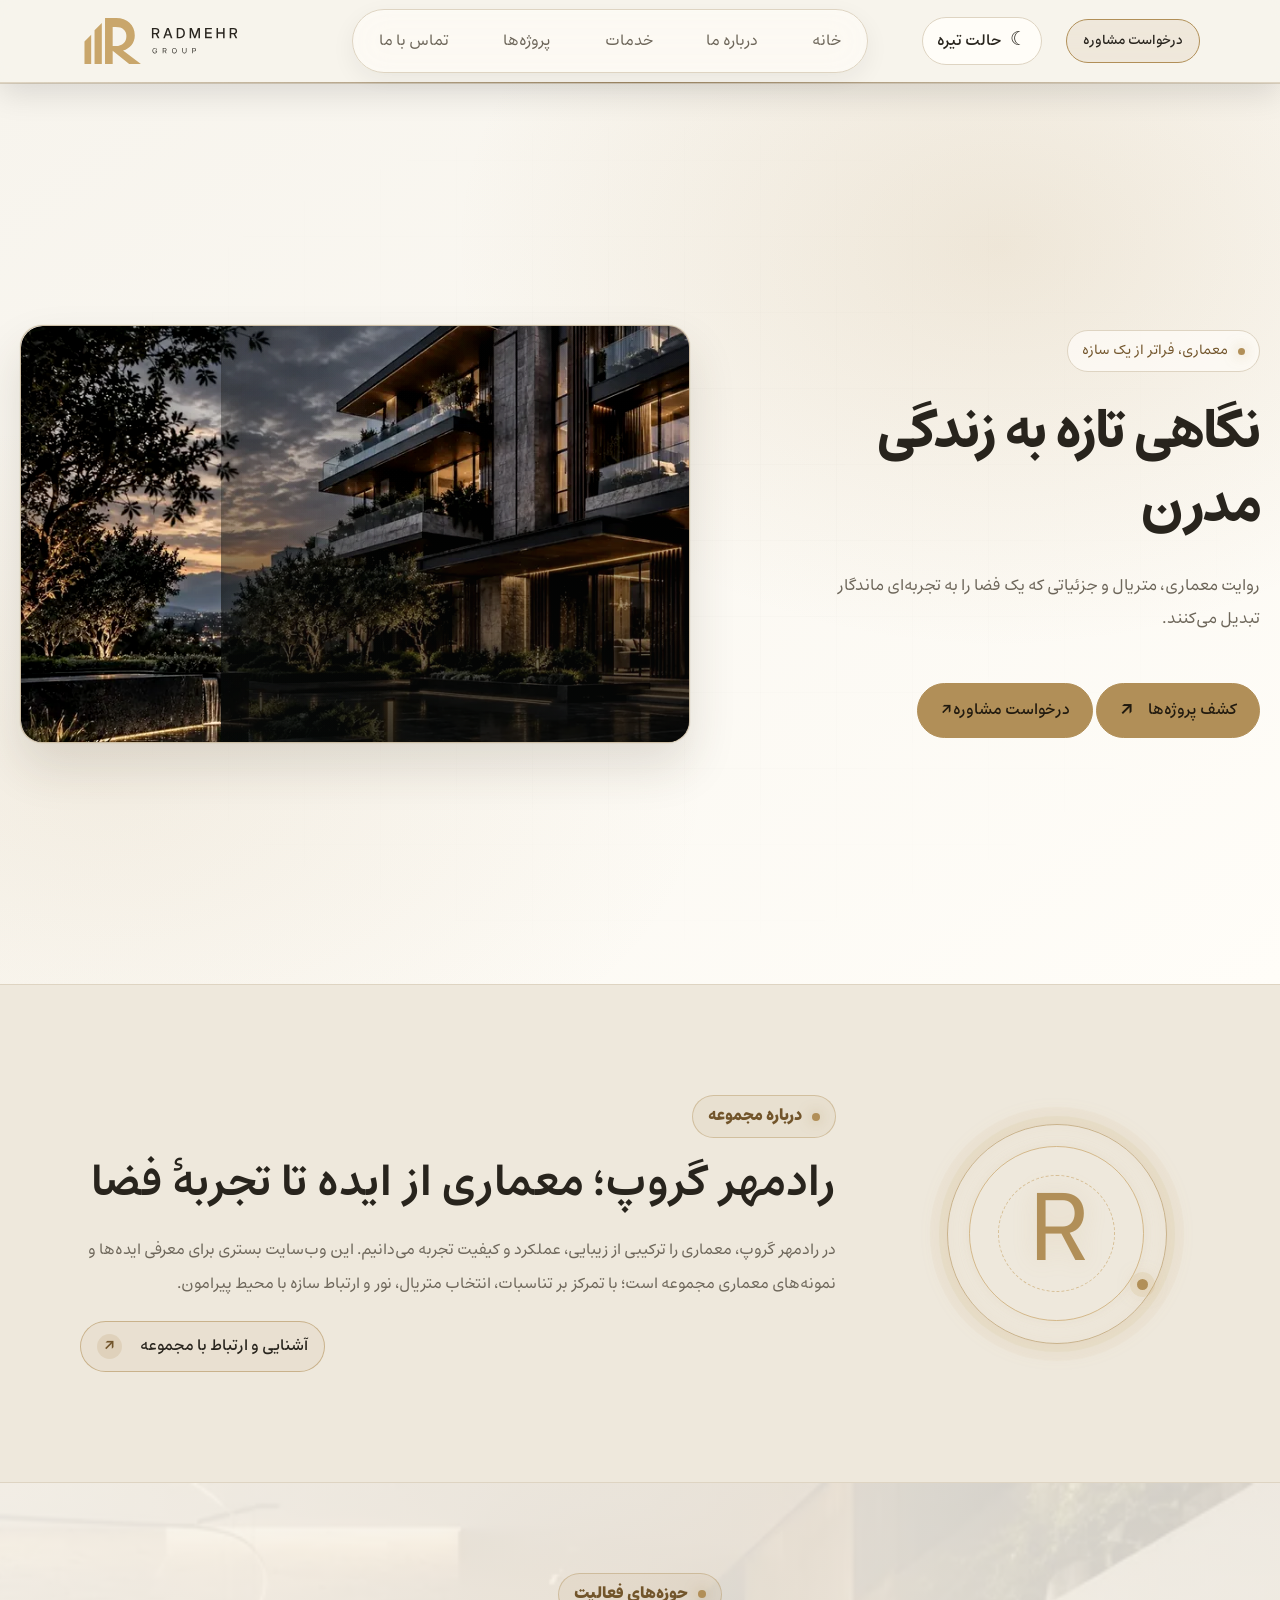
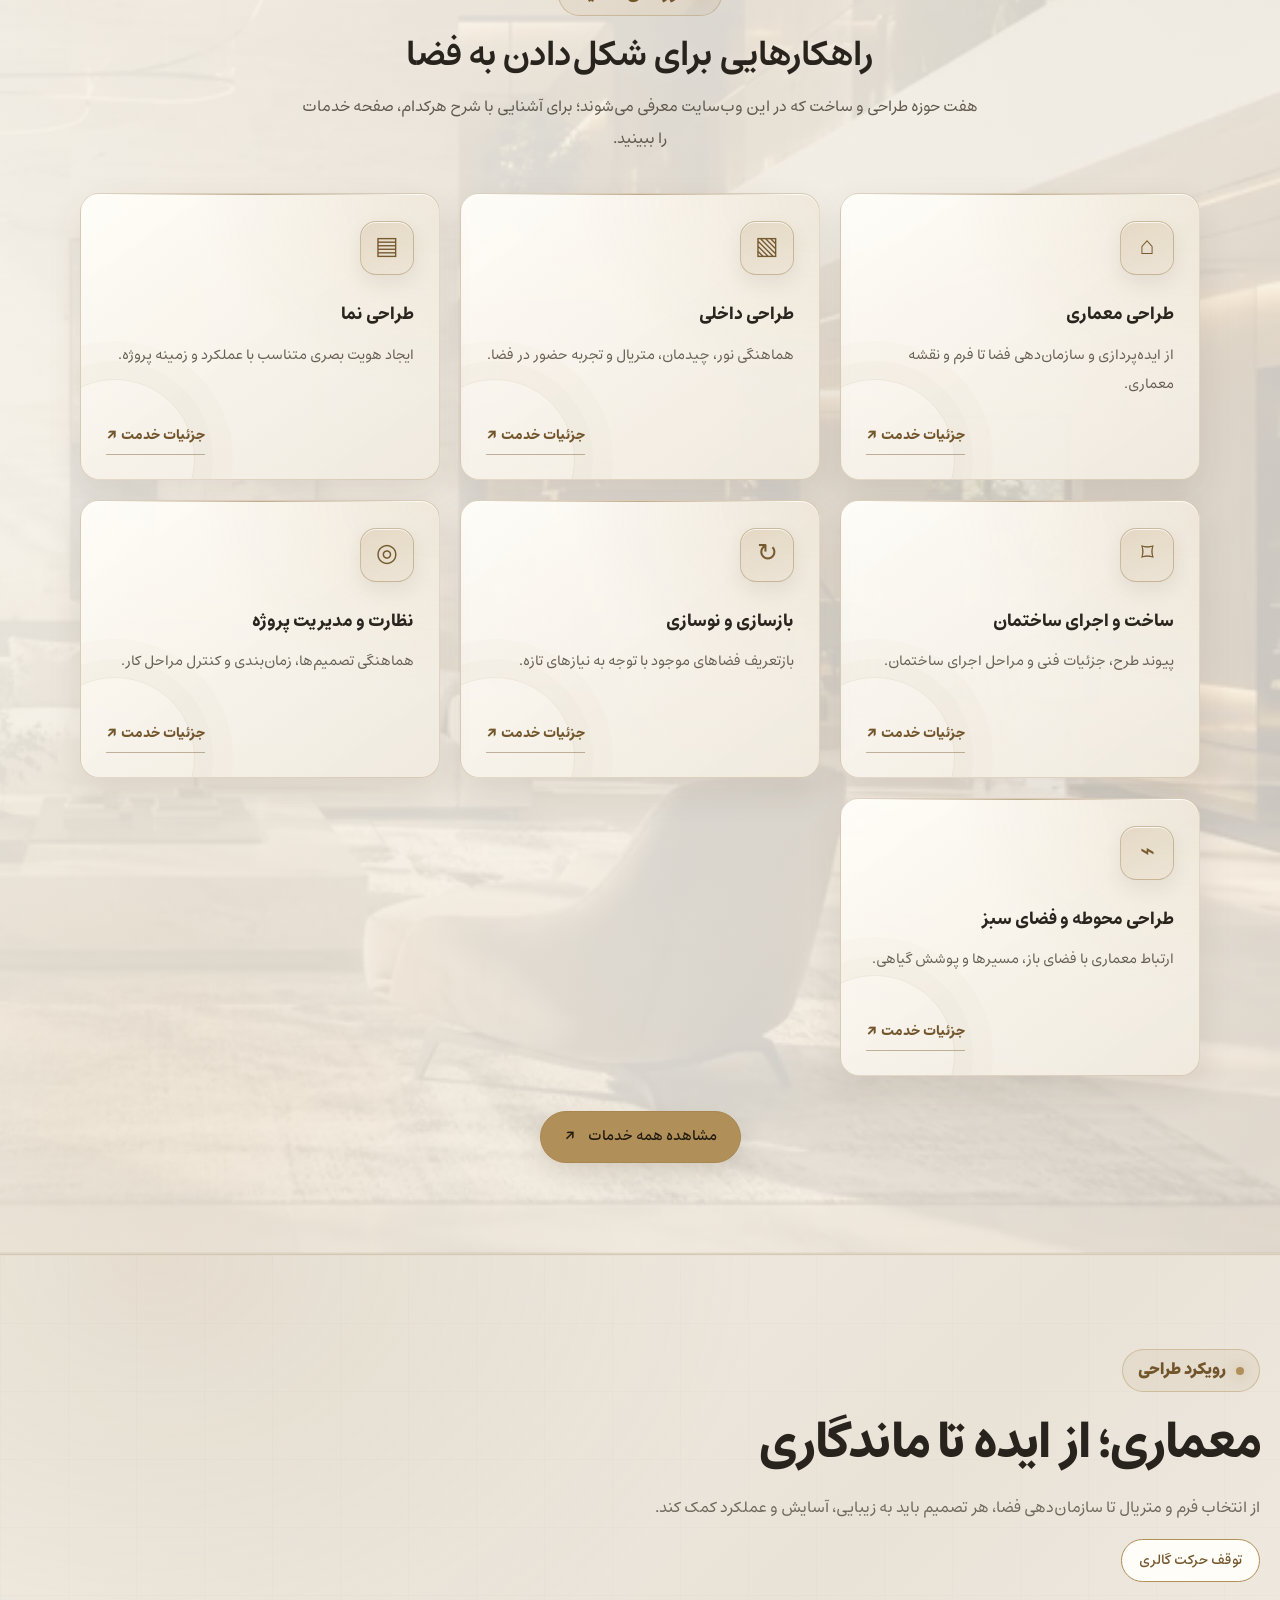
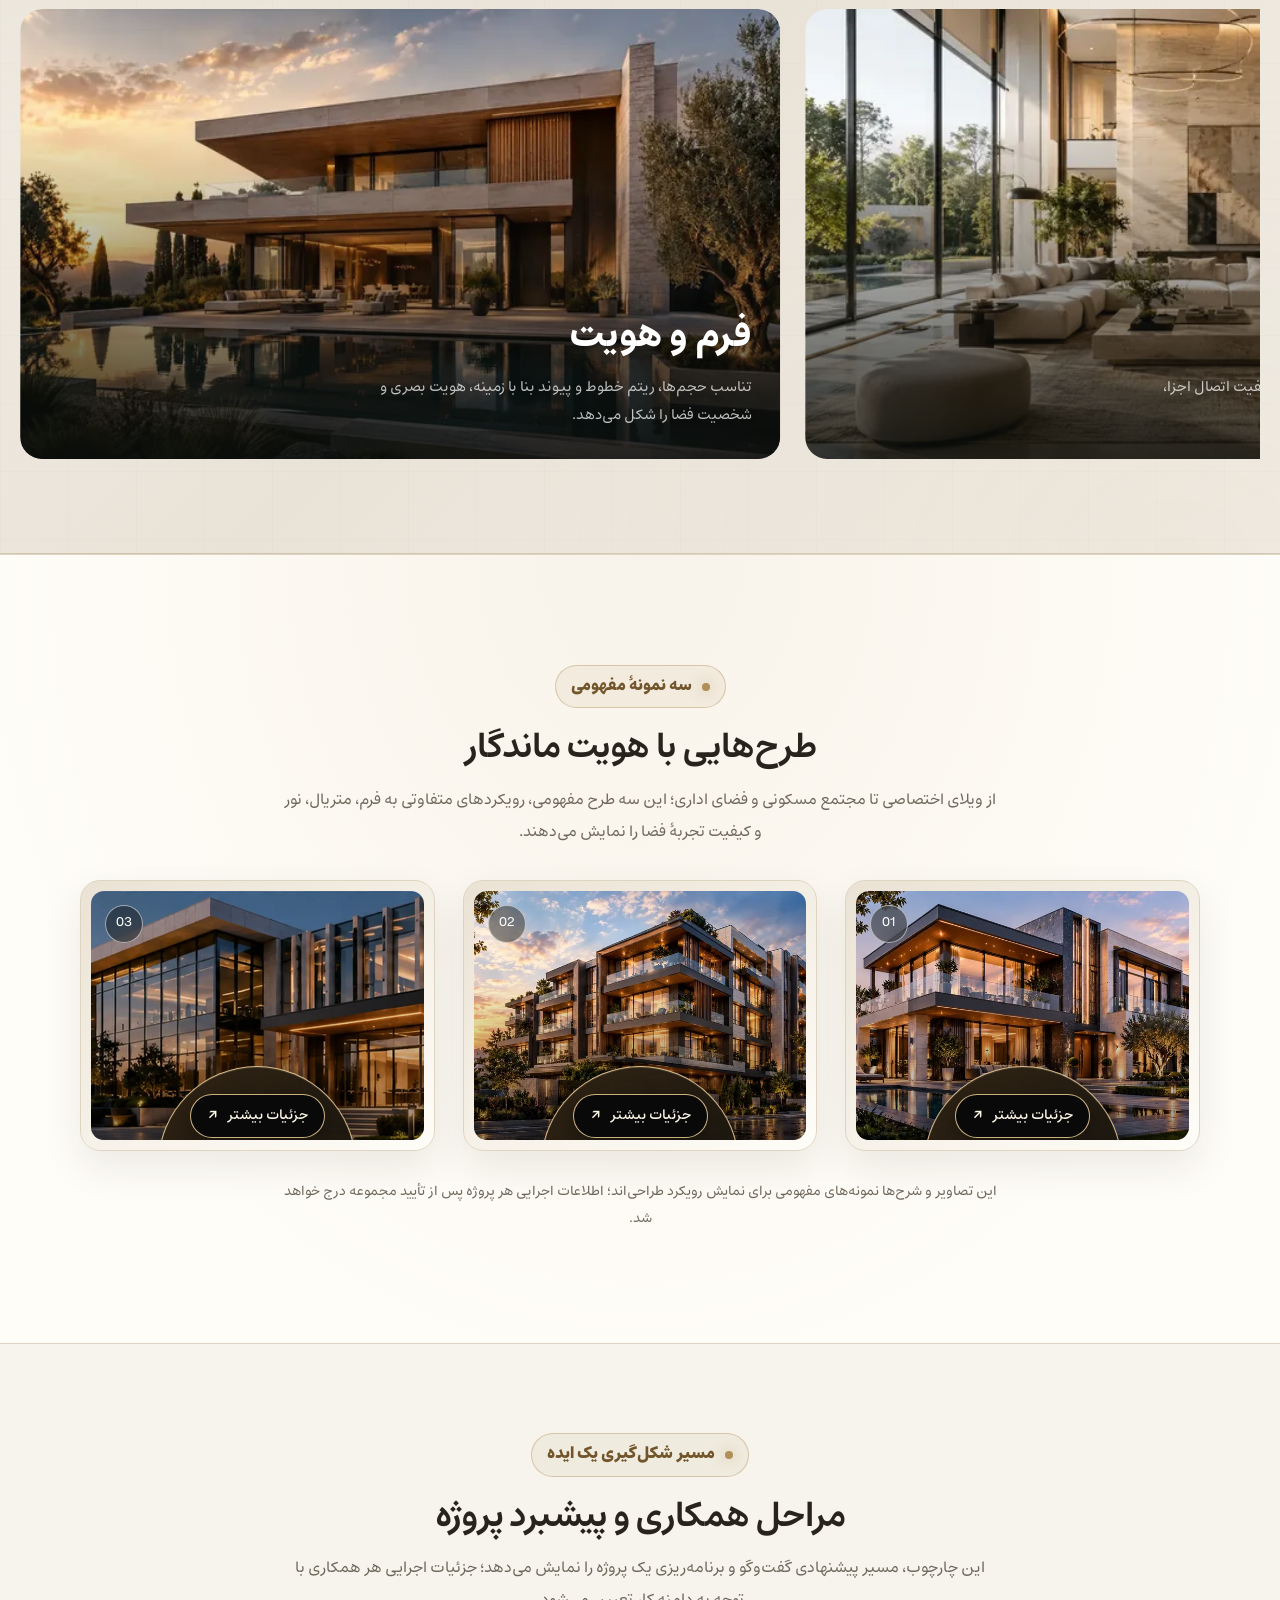
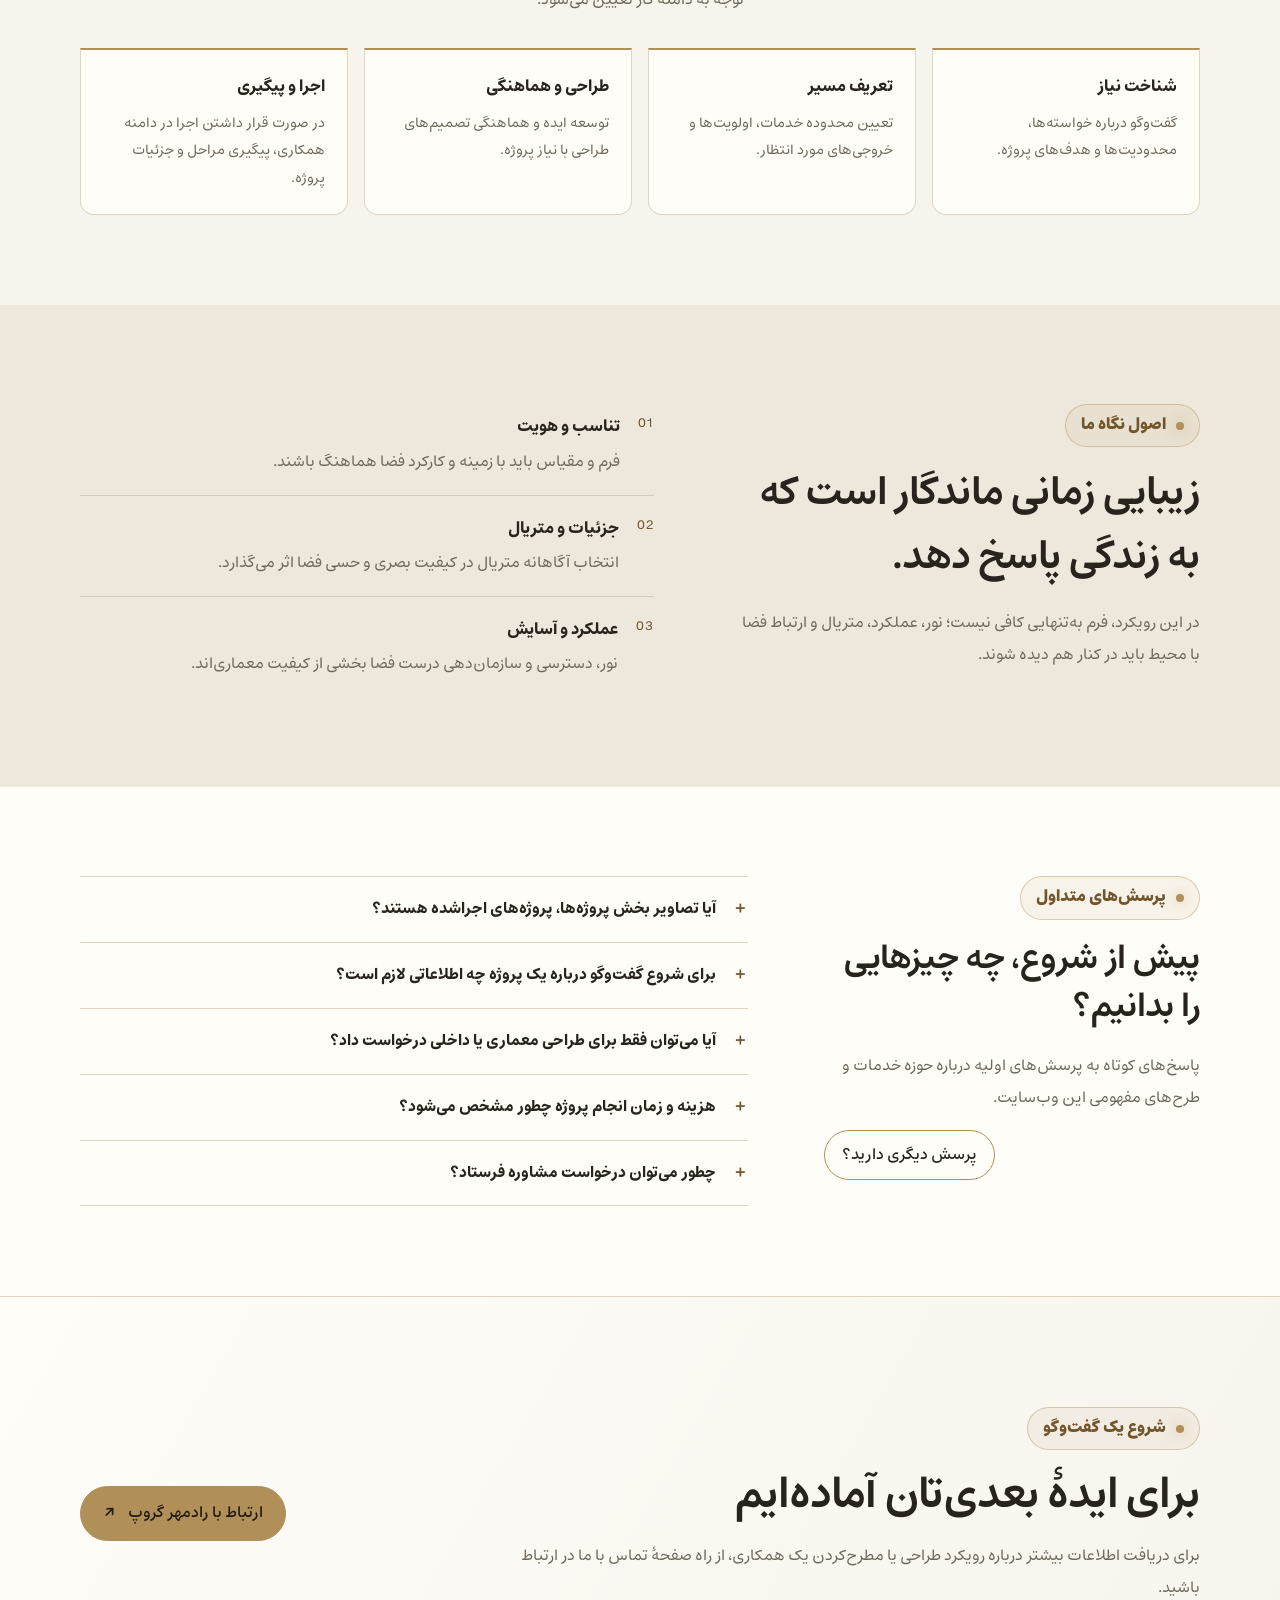
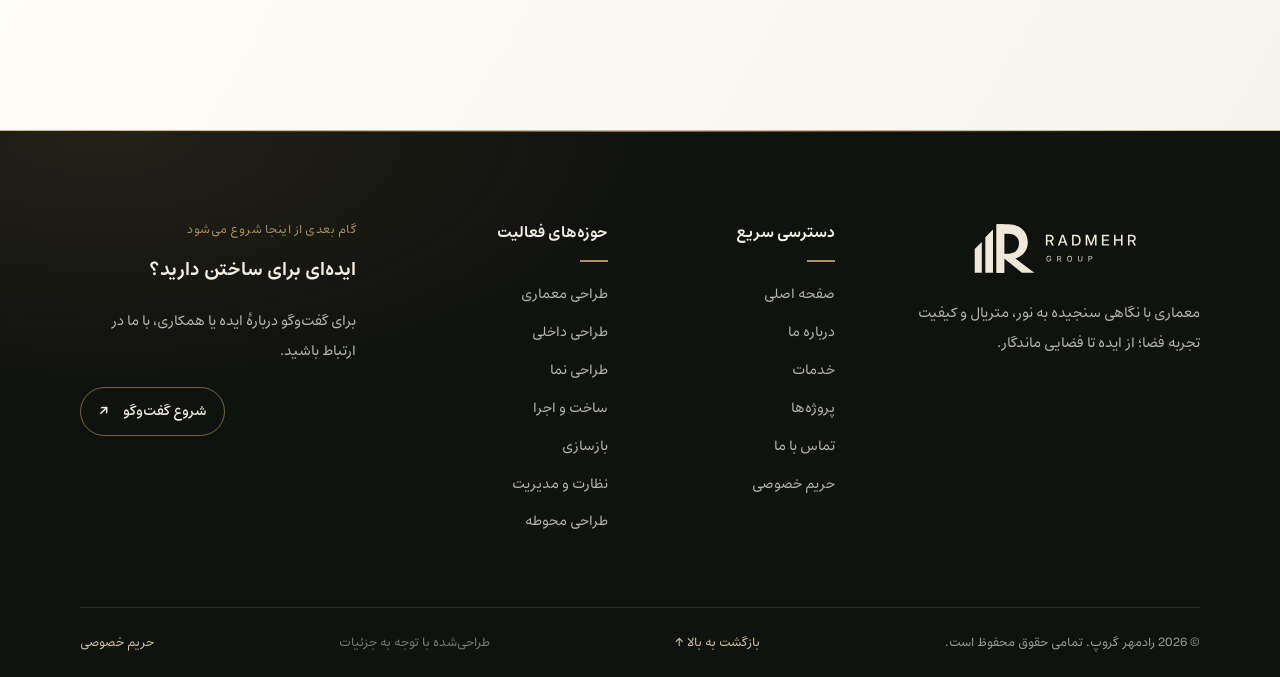
<file: index.html>
<!DOCTYPE html>

<html data-theme="dark" dir="rtl" lang="fa">
<head>
<meta charset="utf-8"/>
<meta content="width=device-width, initial-scale=1.0" name="viewport"/>
<link as="font" crossorigin="" href="font/Estedad.woff2" rel="preload" type="font/woff2"/>
<meta content="#111310" name="theme-color"/>
<title>رادمهر گروپ | معماری معاصر و طرح‌های مفهومی</title>
<meta content="رادمهر گروپ؛ معرفی رویکرد معماری و طرح‌های مفهومی مسکونی و اداری با تمرکز بر نور، متریال، عملکرد و کیفیت تجربهٔ فضا." name="description"/>
<!-- Theme preference is applied locally before styles are rendered. -->
<!-- تنها فایل CSS اختصاصی پروژه -->
<script>
(() => {
  const root = document.documentElement;
  let theme = "dark";
  try {
    const saved = localStorage.getItem("radmehr-theme");
    theme = saved === "light" || saved === "dark"
      ? saved
      : (window.matchMedia("(prefers-color-scheme: light)").matches ? "light" : "dark");
  } catch (_) {
    // Keep a stable dark theme when storage or matchMedia is unavailable.
  }
  root.dataset.theme = theme;
  root.style.colorScheme = theme;
})();
</script>
<link href="css/style.css" rel="stylesheet"><link href="css/site-pages.css" rel="stylesheet"/>
<!-- نسخه‌های ثابت‌شده؛ ترتیب بارگذاری مهم است. -->
<script defer="" src="js/gsap.min.js"></script>
<script defer="" src="js/main.js"></script>
<link href="images/favicon.svg" rel="icon" type="image/svg+xml"/><meta content="fa_IR" property="og:locale"/><meta content="رادمهر گروپ" property="og:site_name"/><meta content="website" property="og:type"/><meta content="رادمهر گروپ | معماری معاصر و طرح‌های مفهومی" property="og:title"/><meta content="رادمهر گروپ؛ معرفی رویکرد معماری و طرح‌های مفهومی مسکونی و اداری با تمرکز بر نور، متریال، عملکرد و کیفیت تجربهٔ فضا." property="og:description"/>
<link href="https://farahnazasgharpour1-glitch.github.io/radmehr-group-portfolio/" rel="canonical"/>
<meta content="https://farahnazasgharpour1-glitch.github.io/radmehr-group-portfolio/" property="og:url"/>
<meta content="https://farahnazasgharpour1-glitch.github.io/radmehr-group-portfolio/images/radmehr-luxury-residential.webp" property="og:image"/>
<meta content="summary_large_image" name="twitter:card"/>
<link as="image" fetchpriority="high" href="images/radmehr-luxury-residential.webp" imagesizes="(max-width: 760px) 100vw, (max-width: 1200px) 92vw, 720px" imagesrcset="images/radmehr-luxury-residential-640.webp 640w, images/radmehr-luxury-residential-960.webp 960w, images/radmehr-luxury-residential-1280.webp 1280w, images/radmehr-luxury-residential.webp 1600w" rel="preload" type="image/webp"/>
<script type="application/ld+json">
{
  "@context": "https://schema.org",
  "@graph": [
    {
      "@type": "Organization",
      "@id": "https://farahnazasgharpour1-glitch.github.io/radmehr-group-portfolio/#organization",
      "name": "رادمهر گروپ",
      "url": "https://farahnazasgharpour1-glitch.github.io/radmehr-group-portfolio/",
      "logo": "https://farahnazasgharpour1-glitch.github.io/radmehr-group-portfolio/images/radmehr-logo-horizontal-gold.svg"
    },
    {
      "@type": "WebSite",
      "@id": "https://farahnazasgharpour1-glitch.github.io/radmehr-group-portfolio/#website",
      "name": "رادمهر گروپ",
      "url": "https://farahnazasgharpour1-glitch.github.io/radmehr-group-portfolio/",
      "inLanguage": "fa-IR",
      "publisher": { "@id": "https://farahnazasgharpour1-glitch.github.io/radmehr-group-portfolio/#organization" }
    }
  ]
}
</script>
<meta content="index,follow,max-image-preview:large" name="robots"/>
</head>
<body id="top">
<a class="skip-link" href="#main-content">رفتن به محتوای اصلی</a>
<header class="site-header" id="home">
<div class="container">
<!-- لوگوی رادمهر گروپ -->
<a aria-label="رادمهر گروپ، صفحه اصلی" class="brand" href="#home">
<img alt="رادمهر گروپ" data-dark-src="images/radmehr-logo-horizontal-gold.svg" data-light-src="images/radmehr-logo-horizontal-dark.svg" height="100" src="images/radmehr-logo-horizontal-gold.svg" width="390"/>
</a>
<!-- منوی اصلی -->
<nav aria-label="منوی اصلی" class="main-nav" id="main-nav">
<ul>
<li><a href="#home">خانه</a></li>
<li><a href="html/about.html">درباره ما</a></li>
<li><a href="html/services.html">خدمات</a></li>
<li><a href="html/projects.html">پروژه‌ها</a></li>
<li><a href="html/contact.html">تماس با ما</a></li>
</ul>
</nav>
<!-- تغییر تم -->
<a class="header-cta" href="html/contact.html">درخواست مشاوره</a><button aria-label="تغییر به حالت روشن" class="theme-toggle" id="theme-toggle" type="button">
<span aria-hidden="true" class="theme-toggle__icon">☼</span>
<span id="theme-toggle-label">حالت روشن</span>
</button>
<!-- دکمه منوی همبرگری -->
<button aria-controls="main-nav" aria-expanded="false" aria-label="باز کردن منو" class="nav-toggle" id="nav-toggle" type="button">
<span class="nav-toggle__line"></span>
<span class="nav-toggle__line"></span>
<span class="nav-toggle__line"></span>
</button>
</div>
</header>
<main id="main-content"><section aria-labelledby="featured-project-title" class="featured-project" id="featured-project">
<div class="featured-project__inner">
<div class="featured-project__intro">
<p class="featured-project__eyebrow">معماری، فراتر از یک سازه</p>
<h1 id="featured-project-title">نگاهی تازه به زندگی مدرن</h1>
<div class="featured-project__details">
<p class="featured-project__description">
            روایت معماری، متریال و جزئیاتی که یک فضا را به تجربه‌ای ماندگار تبدیل می‌کنند.
          </p>
<div class="featured-project__actions">
<a class="featured-project__link" href="#projects">
            کشف پروژه‌ها <span aria-hidden="true">↗</span>
</a>
<a class="contact-cta" href="html/contact.html">
<span class="contact-cta__label">درخواست مشاوره</span>
<span aria-hidden="true" class="contact-cta__arrow">↗</span>
</a>
</div>
</div>
</div>
<figure class="featured-project__visual">
<img alt="نمای مفهومی یک مجتمع مسکونی مدرن با ترکیب سنگ و شیشه" decoding="async" fetchpriority="high" height="900" loading="eager" sizes="(max-width: 760px) 100vw, (max-width: 1200px) 92vw, 720px" src="images/radmehr-luxury-residential.webp" srcset="images/radmehr-luxury-residential-640.webp 640w, images/radmehr-luxury-residential-960.webp 960w, images/radmehr-luxury-residential-1280.webp 1280w, images/radmehr-luxury-residential.webp 1600w" width="1600"/>
<figcaption class="featured-project__caption">
<span>رادمهر گروپ</span>
</figcaption>
</figure>
</div>
</section><section aria-labelledby="about-title" class="about" id="about">
<div class="container about__inner">
<div aria-hidden="true" class="about__mark"><span>R</span><i></i></div>
<div class="about__copy">
<p class="section-heading__eyebrow">درباره مجموعه</p>
<h2 id="about-title">رادمهر گروپ؛ معماری از ایده تا تجربهٔ فضا</h2>
<p>در رادمهر گروپ، معماری را ترکیبی از زیبایی، عملکرد و کیفیت تجربه می‌دانیم. این وب‌سایت بستری برای معرفی ایده‌ها و نمونه‌های معماری مجموعه است؛ با تمرکز بر تناسبات، انتخاب متریال، نور و ارتباط سازه با محیط پیرامون.</p>
<a class="about__link" href="html/contact.html">آشنایی و ارتباط با مجموعه <span aria-hidden="true">↗</span></a>
</div>
</div>
</section><section aria-labelledby="home-services-title" class="home-services section-pad" id="services">
<div class="container">
<div class="section-heading"><p class="section-heading__eyebrow">حوزه‌های فعالیت</p><h2 id="home-services-title">راهکارهایی برای شکل‌دادن به فضا</h2><p>هفت حوزه طراحی و ساخت که در این وب‌سایت معرفی می‌شوند؛ برای آشنایی با شرح هرکدام، صفحه خدمات را ببینید.</p></div>
<div class="service-grid service-grid--home">
<a class="service-tile" href="html/services.html#architecture"><span aria-hidden="true" class="service-tile__icon">⌂</span><h3>طراحی معماری</h3><p>از ایده‌پردازی و سازمان‌دهی فضا تا فرم و نقشه معماری.</p><span class="text-link">جزئیات خدمت ↗</span></a>
<a class="service-tile" href="html/services.html#interior"><span aria-hidden="true" class="service-tile__icon">▧</span><h3>طراحی داخلی</h3><p>هماهنگی نور، چیدمان، متریال و تجربه حضور در فضا.</p><span class="text-link">جزئیات خدمت ↗</span></a>
<a class="service-tile" href="html/services.html#facade"><span aria-hidden="true" class="service-tile__icon">▤</span><h3>طراحی نما</h3><p>ایجاد هویت بصری متناسب با عملکرد و زمینه پروژه.</p><span class="text-link">جزئیات خدمت ↗</span></a>
<a class="service-tile" href="html/services.html#construction"><span aria-hidden="true" class="service-tile__icon">⌑</span><h3>ساخت و اجرای ساختمان</h3><p>پیوند طرح، جزئیات فنی و مراحل اجرای ساختمان.</p><span class="text-link">جزئیات خدمت ↗</span></a>
<a class="service-tile" href="html/services.html#renovation"><span aria-hidden="true" class="service-tile__icon">↻</span><h3>بازسازی و نوسازی</h3><p>بازتعریف فضاهای موجود با توجه به نیازهای تازه.</p><span class="text-link">جزئیات خدمت ↗</span></a>
<a class="service-tile" href="html/services.html#management"><span aria-hidden="true" class="service-tile__icon">◎</span><h3>نظارت و مدیریت پروژه</h3><p>هماهنگی تصمیم‌ها، زمان‌بندی و کنترل مراحل کار.</p><span class="text-link">جزئیات خدمت ↗</span></a>
<a class="service-tile" href="html/services.html#landscape"><span aria-hidden="true" class="service-tile__icon">⌁</span><h3>طراحی محوطه و فضای سبز</h3><p>ارتباط معماری با فضای باز، مسیرها و پوشش گیاهی.</p><span class="text-link">جزئیات خدمت ↗</span></a>
</div>
<div class="section-action"><a class="outline-link" href="html/services.html">مشاهده همه خدمات <span aria-hidden="true">↗</span></a></div>
</div>
</section><section aria-labelledby="project-showcase-title" class="project-showcase" id="project-showcase">
<div class="project-showcase__heading">
<p class="project-showcase__eyebrow">رویکرد طراحی</p>
<h2 id="project-showcase-title">معماری؛ از ایده تا ماندگاری</h2>
<p>
          از انتخاب فرم و متریال تا سازمان‌دهی فضا، هر تصمیم باید به زیبایی، آسایش و عملکرد کمک کند.
        </p>
<button aria-label="توقف حرکت خودکار گالری" aria-pressed="false" class="project-showcase__autoplay-toggle" type="button">توقف حرکت گالری</button>
</div>
<div aria-label="گالری تصویری خودکار رویکرد معماری؛ با نگه‌داشتن اشاره‌گر یا لمس، حرکت متوقف می‌شود" class="project-showcase__viewport" role="region" tabindex="0">
<div class="project-showcase__track">
<article class="showcase-panel showcase-panel--image">
<img alt="طرح مفهومی ویلای مدرن با حجم‌های مینیمال، شیشه و استخر بازتابی در غروب" decoding="async" height="853" loading="lazy" sizes="(max-width: 760px) 100vw, (max-width: 1100px) 50vw, 560px" src="images/radmehr-concept-villa.webp" srcset="images/radmehr-concept-villa-640.webp 640w, images/radmehr-concept-villa-960.webp 960w, images/radmehr-concept-villa.webp 1280w" width="1280"/>
<div class="showcase-panel__caption">
<h3>فرم و هویت</h3>
<p>تناسب حجم‌ها، ریتم خطوط و پیوند بنا با زمینه، هویت بصری و شخصیت فضا را شکل می‌دهد.</p>
</div>
</article>
<article class="showcase-panel showcase-panel--image">
<img alt="طرح مفهومی فضای داخلی معاصر با نور طبیعی، سنگ روشن، چوب و پنجره‌های قدی" decoding="async" height="788" loading="lazy" sizes="(max-width: 760px) 100vw, (max-width: 1100px) 50vw, 560px" src="images/radmehr-concept-interior.webp" srcset="images/radmehr-concept-interior-640.webp 640w, images/radmehr-concept-interior-960.webp 960w, images/radmehr-concept-interior-1280.webp 1280w, images/radmehr-concept-interior.webp 1400w" width="1400"/>
<div class="showcase-panel__caption">
<h3>متریال و جزئیات</h3>
<p>انتخاب آگاهانه سنگ، چوب و شیشه، در کنار کیفیت اتصال اجزا، حس و دوام فضا را کامل می‌کند.</p>
</div>
</article>
<article class="showcase-panel showcase-panel--image">
<img alt="طرح مفهومی ساختمان اداری معاصر با نمای شیشه‌ای، نورپردازی گرم و محوطه‌سازی" decoding="async" height="675" loading="lazy" sizes="(max-width: 760px) 100vw, (max-width: 1100px) 50vw, 560px" src="images/radmehr-concept-office.webp" srcset="images/radmehr-concept-office-640.webp 640w, images/radmehr-concept-office-960.webp 960w, images/radmehr-concept-office.webp 1200w" width="1200"/>
<div class="showcase-panel__caption">
<h3>عملکرد و آسایش</h3>
<p>نور طبیعی، دسترسی روان و چیدمان سنجیده، فضایی کاربردی و آسوده برای زندگی و کار می‌سازند.</p>
</div>
</article>
</div>
</div>
</section><section aria-labelledby="projects-title" class="projects" id="projects">
<div class="container">
<div class="section-heading">
<p class="section-heading__eyebrow">سه نمونهٔ مفهومی</p>
<h2 id="projects-title">طرح‌هایی با هویت ماندگار</h2>
<p>از ویلای اختصاصی تا مجتمع مسکونی و فضای اداری؛ این سه طرح مفهومی، رویکردهای متفاوتی به فرم، متریال، نور و کیفیت تجربهٔ فضا را نمایش می‌دهند.</p>
</div>
<div class="projects-grid">
<article class="project-card" id="villa-project">
<div class="project-card__visual">
<img alt="طرح مفهومی ویلای مدرن با خطوط معماری مینیمال، پنجره‌های سرتاسری و استخر بازتابی در غروب" decoding="async" height="900" loading="lazy" sizes="(max-width: 760px) 100vw, (max-width: 1100px) 50vw, 560px" src="images/radmehr-project-villa.webp" srcset="images/radmehr-project-villa-640.webp 640w, images/radmehr-project-villa-960.webp 960w, images/radmehr-project-villa.webp 1200w" width="1200"/>
<span class="project-card__index">01</span>
<button aria-controls="villa-project-details" aria-expanded="false" class="project-card__toggle" type="button">
<span class="project-card__toggle-label">جزئیات بیشتر</span><span aria-hidden="true" class="project-card__toggle-icon">↗</span>
</button>
</div>
<div aria-hidden="true" class="project-card__content" id="villa-project-details">
<p class="project-card__category">ویلای اختصاصی <span>معماری معاصر</span></p>
<h3>ویلای مدرن؛ پیوند نور و طبیعت</h3>
<p>در این طرح مفهومی، خطوط ساده و حجم‌های شفاف در کنار متریال گرم و ارتباط پیوسته با فضای باز قرار گرفته‌اند. پنجره‌های وسیع، تراس‌های عمیق و انعکاس آب، فضایی آرام و روشن را شکل می‌دهند؛ جایی که مرز میان داخل و بیرون نرم‌تر می‌شود.</p>
<a aria-label="گفت‌وگو درباره پروژهٔ ویلای مدرن" class="project-card__contact" href="html/contact.html">گفت‌وگو درباره پروژه <span aria-hidden="true">↗</span></a>
<a class="project-detail-link" href="html/project-villa.html">مشاهده صفحه پروژه</a></div>
</article>
<article class="project-card" id="residential-project">
<div class="project-card__visual">
<img alt="طرح مفهومی مجتمع مسکونی لوکس چندطبقه با بالکن‌های عریض، نورپردازی گرم و محوطه‌سازی معاصر" decoding="async" height="900" loading="lazy" sizes="(max-width: 760px) 100vw, (max-width: 1100px) 50vw, 560px" src="images/radmehr-project-residential.webp" srcset="images/radmehr-project-residential-640.webp 640w, images/radmehr-project-residential-960.webp 960w, images/radmehr-project-residential.webp 1200w" width="1200"/>
<span class="project-card__index">02</span>
<button aria-controls="residential-project-details" aria-expanded="false" class="project-card__toggle" type="button">
<span class="project-card__toggle-label">جزئیات بیشتر</span><span aria-hidden="true" class="project-card__toggle-icon">↗</span>
</button>
</div>
<div aria-hidden="true" class="project-card__content" id="residential-project-details">
<p class="project-card__category">مجتمع مسکونی <span>زندگی شهری</span></p>
<h3>مجتمع مسکونی لوکس؛ کیفیت در هر طبقه</h3>
<p>ترکیب بالکن‌های عریض، سطوح شیشه‌ای و متریال با بافت طبیعی، چهره‌ای امروزی و متعادل به این مجموعه می‌دهد. توجه به نور روز، دید مناسب و پیوند فضای سبز با مسیرهای دسترسی، ایدهٔ اصلی این رویکرد طراحی است.</p>
<a aria-label="گفت‌وگو درباره مجتمع مسکونی لوکس" class="project-card__contact" href="html/contact.html">گفت‌وگو درباره پروژه <span aria-hidden="true">↗</span></a>
<a class="project-detail-link" href="html/project-residential.html">مشاهده صفحه پروژه</a></div>
</article>
<article class="project-card" id="office-project">
<div class="project-card__visual">
<img alt="طرح مفهومی ساختمان اداری مدرن با نمای شیشه‌ای، خطوط عمودی و نورپردازی محوطه در زمان غروب" decoding="async" height="900" loading="lazy" sizes="(max-width: 760px) 100vw, (max-width: 1100px) 50vw, 560px" src="images/radmehr-project-office.webp" srcset="images/radmehr-project-office-640.webp 640w, images/radmehr-project-office-960.webp 960w, images/radmehr-project-office.webp 1200w" width="1200"/>
<span class="project-card__index">03</span>
<button aria-controls="office-project-details" aria-expanded="false" class="project-card__toggle" type="button">
<span class="project-card__toggle-label">جزئیات بیشتر</span><span aria-hidden="true" class="project-card__toggle-icon">↗</span>
</button>
</div>
<div aria-hidden="true" class="project-card__content" id="office-project-details">
<p class="project-card__category">فضای اداری <span>معماری عملکردگرا</span></p>
<h3>ساختمان اداری؛ شفافیت و کارایی</h3>
<p>نمای شیشه‌ای و ریتم منظم خطوط، هویتی حرفه‌ای و معاصر برای این ساختمان تعریف می‌کند. در این ایده، خوانایی ورودی، بهره‌گیری از نور طبیعی و ایجاد ارتباط بصری با محیط اطراف، در کنار تصویر سازمانی ساختمان اهمیت دارد.</p>
<a aria-label="گفت‌وگو درباره ساختمان اداری مدرن" class="project-card__contact" href="html/contact.html">گفت‌وگو درباره پروژه <span aria-hidden="true">↗</span></a>
<a class="project-detail-link" href="html/project-office.html">مشاهده صفحه پروژه</a></div>
</article>
</div>
<p class="projects-note">این تصاویر و شرح‌ها نمونه‌های مفهومی برای نمایش رویکرد طراحی‌اند؛ اطلاعات اجرایی هر پروژه پس از تأیید مجموعه درج خواهد شد.</p>
</div>
</section><section aria-labelledby="process-title" class="process-section section-pad" id="process"><div class="container"><div class="section-heading"><p class="section-heading__eyebrow">مسیر شکل‌گیری یک ایده</p><h2 id="process-title">مراحل همکاری و پیشبرد پروژه</h2><p>این چارچوب، مسیر پیشنهادی گفت‌وگو و برنامه‌ریزی یک پروژه را نمایش می‌دهد؛ جزئیات اجرایی هر همکاری با توجه به دامنه کار تعیین می‌شود.</p></div><div class="process-grid" role="list"><div role="listitem"><h3>شناخت نیاز</h3><p>گفت‌وگو درباره خواسته‌ها، محدودیت‌ها و هدف‌های پروژه.</p></div><div role="listitem"><h3>تعریف مسیر</h3><p>تعیین محدوده خدمات، اولویت‌ها و خروجی‌های مورد انتظار.</p></div><div role="listitem"><h3>طراحی و هماهنگی</h3><p>توسعه ایده و هماهنگی تصمیم‌های طراحی با نیاز پروژه.</p></div><div role="listitem"><h3>اجرا و پیگیری</h3><p>در صورت قرار داشتن اجرا در دامنه همکاری، پیگیری مراحل و جزئیات پروژه.</p></div></div></div></section><section aria-labelledby="principles-title" class="principles-section section-pad" id="principles"><div class="container principles-layout"><div><p class="section-heading__eyebrow">اصول نگاه ما</p><h2 id="principles-title">زیبایی زمانی ماندگار است که به زندگی پاسخ دهد.</h2><p>در این رویکرد، فرم به‌تنهایی کافی نیست؛ نور، عملکرد، متریال و ارتباط فضا با محیط باید در کنار هم دیده شوند.</p></div><div class="principles-list"><article><span>01</span><div><h3>تناسب و هویت</h3><p>فرم و مقیاس باید با زمینه و کارکرد فضا هماهنگ باشند.</p></div></article><article><span>02</span><div><h3>جزئیات و متریال</h3><p>انتخاب آگاهانه متریال در کیفیت بصری و حسی فضا اثر می‌گذارد.</p></div></article><article><span>03</span><div><h3>عملکرد و آسایش</h3><p>نور، دسترسی و سازمان‌دهی درست فضا بخشی از کیفیت معماری‌اند.</p></div></article></div></div></section><section aria-labelledby="faq-title" class="faq-section section-pad" id="faq"><div class="container faq-layout"><div class="faq-intro"><p class="section-heading__eyebrow">پرسش‌های متداول</p><h2 id="faq-title">پیش از شروع، چه چیزهایی را بدانیم؟</h2><p>پاسخ‌های کوتاه به پرسش‌های اولیه درباره حوزه خدمات و طرح‌های مفهومی این وب‌سایت.</p><a class="outline-link" href="html/contact.html">پرسش دیگری دارید؟</a></div><div class="faq-list"><details><summary>آیا تصاویر بخش پروژه‌ها، پروژه‌های اجراشده هستند؟</summary><p>خیر. سه نمونه موجود در نسخه فعلی، طرح‌های مفهومی برای نمایش ایده و رویکرد بصری هستند و به‌عنوان سابقه اجرای واقعی معرفی نمی‌شوند.</p></details><details><summary>برای شروع گفت‌وگو درباره یک پروژه چه اطلاعاتی لازم است؟</summary><p>شرح کوتاهی از نوع پروژه، محل یا شرایط کلی آن، نیازهای اصلی و زمان‌بندی مورد نظر می‌تواند شروع مناسبی برای گفت‌وگو باشد.</p></details><details><summary>آیا می‌توان فقط برای طراحی معماری یا داخلی درخواست داد؟</summary><p>صفحه خدمات حوزه‌های مختلف را جداگانه معرفی می‌کند. دامنه و امکان ارائه هر خدمت باید با توجه به نیاز پروژه و توافق طرفین مشخص شود.</p></details><details><summary>هزینه و زمان انجام پروژه چطور مشخص می‌شود؟</summary><p>هزینه و زمان به ابعاد، پیچیدگی، محدوده خدمات و شرایط پروژه وابسته است؛ بنابراین بدون دریافت اطلاعات پروژه عددی در این وب‌سایت اعلام نمی‌شود.</p></details><details><summary>چطور می‌توان درخواست مشاوره فرستاد؟</summary><p>از صفحه تماس با ما، نوع درخواست را انتخاب کنید و توضیح کوتاهی درباره نیازتان بنویسید.</p></details></div></div></section><section aria-labelledby="contact-title" class="contact" id="contact">
<div class="container contact__inner">
<div>
<p class="section-heading__eyebrow">شروع یک گفت‌وگو</p>
<h2 id="contact-title">برای ایدهٔ بعدی‌تان آماده‌ایم</h2>
<p>برای دریافت اطلاعات بیشتر درباره رویکرد طراحی یا مطرح‌کردن یک همکاری، از راه صفحهٔ تماس با ما در ارتباط باشید.</p>
</div>
<a class="contact__button" href="html/contact.html">ارتباط با رادمهر گروپ <span aria-hidden="true">↗</span></a>
</div>
</section></main>
<footer aria-label="پاورقی سایت" class="site-footer">
<div class="container site-footer__main">
<div class="site-footer__brand">
<a aria-label="بازگشت به صفحهٔ اصلی رادمهر گروپ" class="site-footer__logo" href="#home">
<img alt="رادمهر گروپ" height="67" loading="lazy" src="images/radmehr-logo-horizontal-light.svg" width="260"/>
</a>
<p>معماری با نگاهی سنجیده به نور، متریال و کیفیت تجربه فضا؛ از ایده تا فضایی ماندگار.</p>
</div>
<div class="site-footer__column"><h2>دسترسی سریع</h2><a href="#home">صفحه اصلی</a><a href="html/about.html">درباره ما</a><a href="html/services.html">خدمات</a><a href="html/projects.html">پروژه‌ها</a><a href="html/contact.html">تماس با ما</a><a href="html/privacy.html">حریم خصوصی</a></div>
<div class="site-footer__column"><h2>حوزه‌های فعالیت</h2><a href="html/services.html#architecture">طراحی معماری</a><a href="html/services.html#interior">طراحی داخلی</a><a href="html/services.html#facade">طراحی نما</a><a href="html/services.html#construction">ساخت و اجرا</a><a href="html/services.html#renovation">بازسازی</a><a href="html/services.html#management">نظارت و مدیریت</a><a href="html/services.html#landscape">طراحی محوطه</a></div>
<div class="site-footer__contact">
<p class="site-footer__eyebrow">گام بعدی از اینجا شروع می‌شود</p>
<h2>ایده‌ای برای ساختن دارید؟</h2>
<p>برای گفت‌وگو دربارهٔ ایده یا همکاری، با ما در ارتباط باشید.</p>
<a class="site-footer__cta" href="html/contact.html">شروع گفت‌وگو <span aria-hidden="true">↗</span></a>
</div>
</div>
<div class="container site-footer__bottom">
<p>© <span id="footer-year">2026</span> رادمهر گروپ. تمامی حقوق محفوظ است.</p>
<a data-scroll-top="" href="#top">بازگشت به بالا <span aria-hidden="true">↑</span></a>
<span class="site-footer__signature">طراحی‌شده با توجه به جزئیات</span>
<a href="html/privacy.html">حریم خصوصی</a></div>
</footer>
</body>
</html>
</file>
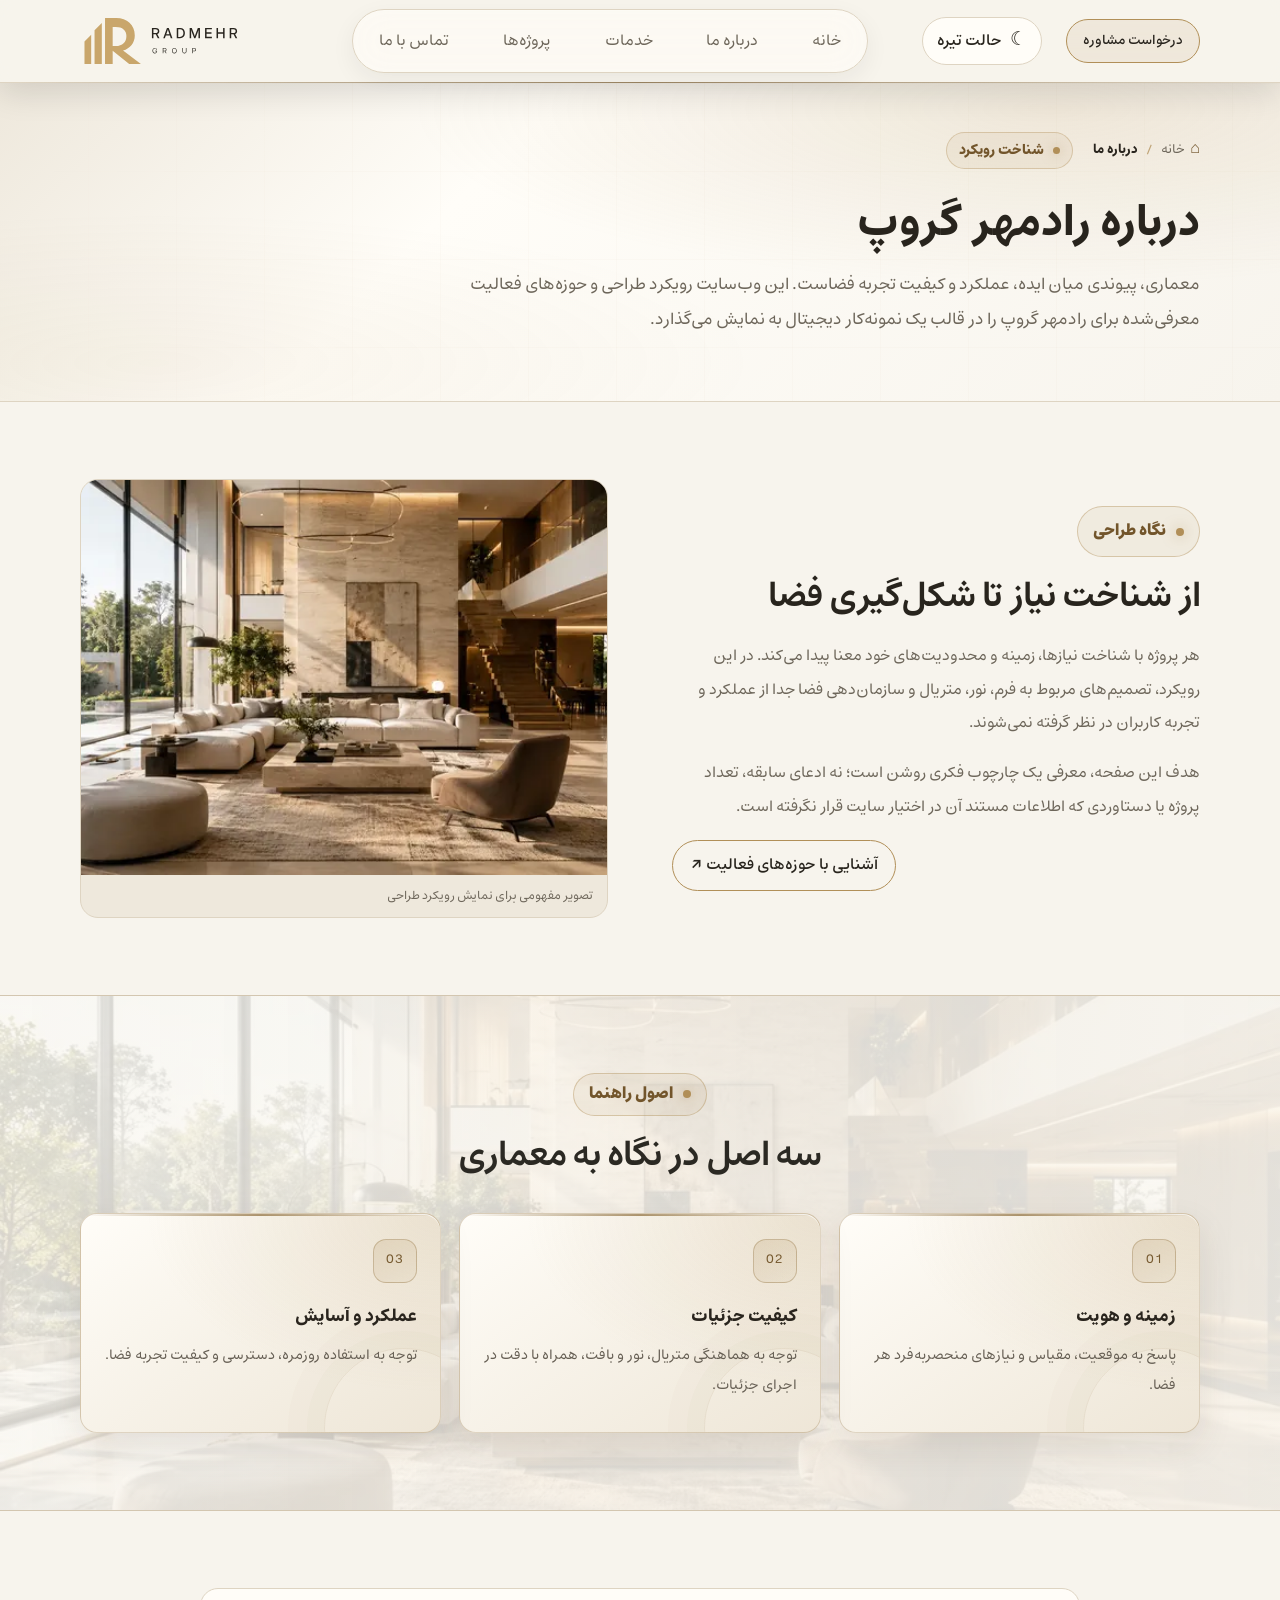
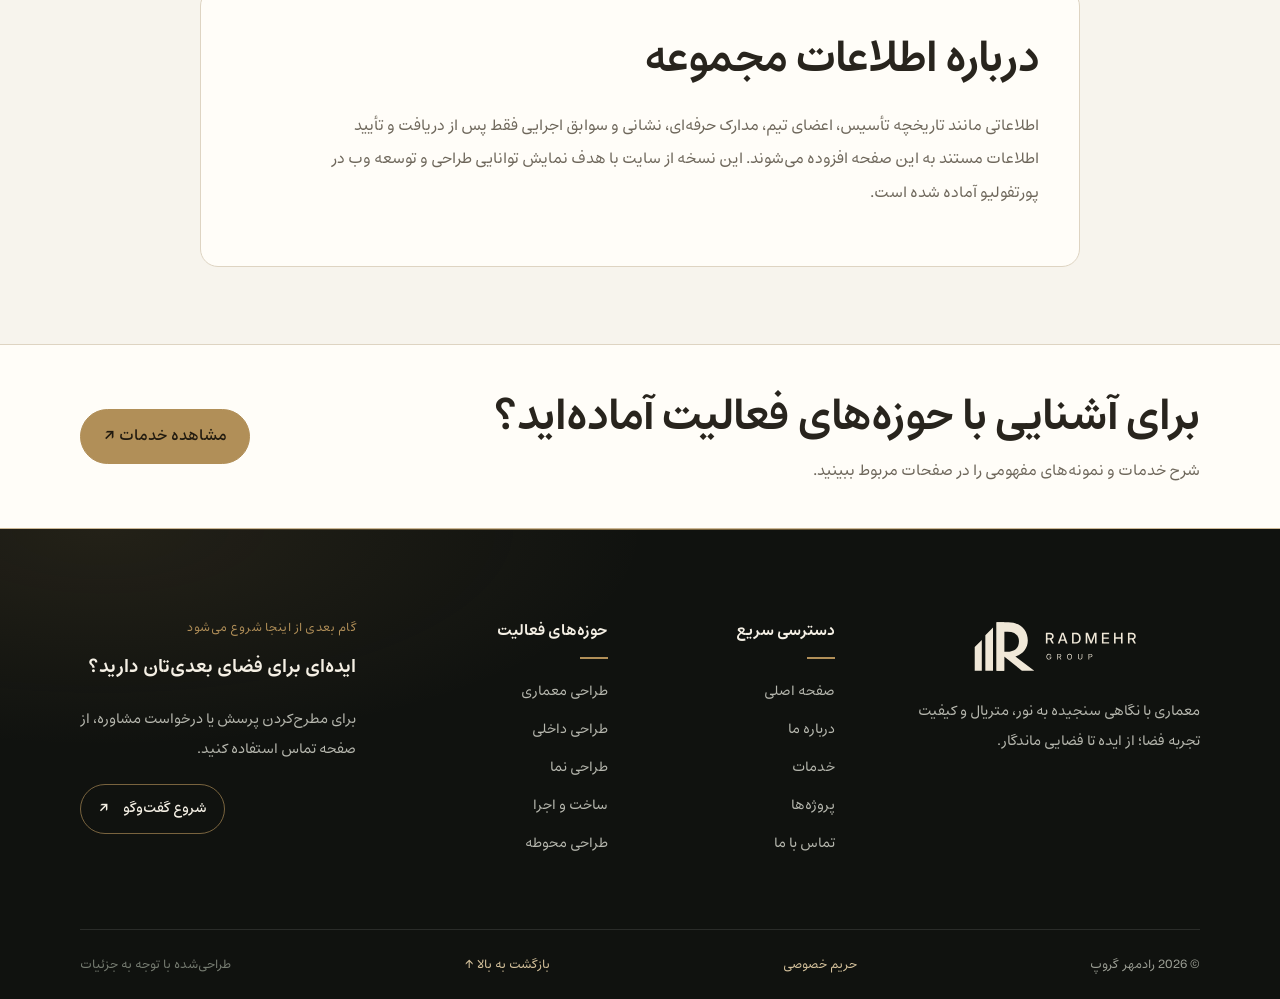
<file: html/about.html>
<!DOCTYPE html>

<html data-theme="dark" dir="rtl" lang="fa">
<head>
<meta charset="utf-8"/>
<meta content="width=device-width, initial-scale=1" name="viewport"/>
<link as="font" crossorigin="" href="../font/Estedad.woff2" rel="preload" type="font/woff2"/>
<title>درباره رادمهر گروپ | رویکرد و اصول طراحی</title>
<meta content="آشنایی با رویکرد معماری، اصول طراحی و حوزه‌های فعالیت معرفی‌شده در وب‌سایت رادمهر گروپ." name="description"/>
<meta content="#111310" name="theme-color"/>
<meta content="fa_IR" property="og:locale"/>
<meta content="website" property="og:type"/>
<meta content="درباره رادمهر گروپ | رویکرد و اصول طراحی" property="og:title"/>
<meta content="آشنایی با رویکرد معماری، اصول طراحی و حوزه‌های فعالیت معرفی‌شده در وب‌سایت رادمهر گروپ." property="og:description"/>
<link href="../images/favicon.svg" rel="icon" type="image/svg+xml"/>
<link href="https://farahnazasgharpour1-glitch.github.io/radmehr-group-portfolio/html/about.html" rel="canonical">
<meta content="https://farahnazasgharpour1-glitch.github.io/radmehr-group-portfolio/html/about.html" property="og:url"/>
<meta content="https://farahnazasgharpour1-glitch.github.io/radmehr-group-portfolio/images/radmehr-concept-interior-960.webp" property="og:image"/>
<meta content="summary_large_image" name="twitter:card"/>
<script>
(() => {
  const root = document.documentElement;
  let theme = "dark";
  try {
    const saved = localStorage.getItem("radmehr-theme");
    theme = saved === "light" || saved === "dark"
      ? saved
      : (window.matchMedia("(prefers-color-scheme: light)").matches ? "light" : "dark");
  } catch (_) {
    // Keep a stable dark theme when storage or matchMedia is unavailable.
  }
  root.dataset.theme = theme;
  root.style.colorScheme = theme;
})();
</script>
<link href="../css/style.css" rel="stylesheet"/>
<link href="../css/site-pages.css" rel="stylesheet">
<meta content="index,follow,max-image-preview:large" name="robots"/></head>
<body id="top">
<a class="skip-link" href="#main-content">رفتن به محتوای اصلی</a>
<header class="site-header">
<div class="container">
<a aria-label="رادمهر گروپ، صفحه اصلی" class="brand" href="../#home">
<img alt="رادمهر گروپ" data-dark-src="../images/radmehr-logo-horizontal-gold.svg" data-light-src="../images/radmehr-logo-horizontal-dark.svg" height="100" src="../images/radmehr-logo-horizontal-gold.svg" width="390"/>
</a>
<nav aria-label="منوی اصلی" class="main-nav" id="main-nav">
<ul>
<li><a href="../#home">خانه</a></li>
<li><a href="about.html">درباره ما</a></li>
<li><a href="services.html">خدمات</a></li>
<li><a href="projects.html">پروژه‌ها</a></li>
<li><a href="contact.html">تماس با ما</a></li>
</ul>
</nav>
<a class="header-cta" href="contact.html">درخواست مشاوره</a>
<button aria-label="تغییر به حالت روشن" class="theme-toggle" id="theme-toggle" type="button">
<span aria-hidden="true" class="theme-toggle__icon">☼</span><span id="theme-toggle-label">حالت روشن</span>
</button>
<button aria-controls="main-nav" aria-expanded="false" aria-label="باز کردن منو" class="nav-toggle" id="nav-toggle" type="button">
<span class="nav-toggle__line"></span><span class="nav-toggle__line"></span><span class="nav-toggle__line"></span>
</button>
</div>
</header>
<main id="main-content">
<section class="page-hero"><div class="container"><div class="page-hero__meta"><nav aria-label="مسیر صفحه" class="breadcrumbs"><ol><li><a href="../">خانه</a></li><li aria-current="page">درباره ما</li></ol></nav><p class="page-kicker">شناخت رویکرد</p></div><h1>درباره رادمهر گروپ</h1><p class="page-lead">معماری، پیوندی میان ایده، عملکرد و کیفیت تجربه فضاست. این وب‌سایت رویکرد طراحی و حوزه‌های فعالیت معرفی‌شده برای رادمهر گروپ را در قالب یک نمونه‌کار دیجیتال به نمایش می‌گذارد.</p></div></section>
<section class="content-section"><div class="container about-story-grid"><div><p class="section-heading__eyebrow">نگاه طراحی</p><h2>از شناخت نیاز تا شکل‌گیری فضا</h2><p>هر پروژه با شناخت نیازها، زمینه و محدودیت‌های خود معنا پیدا می‌کند. در این رویکرد، تصمیم‌های مربوط به فرم، نور، متریال و سازمان‌دهی فضا جدا از عملکرد و تجربه کاربران در نظر گرفته نمی‌شوند.</p><p>هدف این صفحه، معرفی یک چارچوب فکری روشن است؛ نه ادعای سابقه، تعداد پروژه یا دستاوردی که اطلاعات مستند آن در اختیار سایت قرار نگرفته است.</p><a class="outline-link" href="services.html">آشنایی با حوزه‌های فعالیت ↗</a></div><figure class="media-frame"><img alt="طرح مفهومی فضای داخلی با نور طبیعی و ترکیب متریال روشن و چوب" decoding="async" height="788" loading="lazy" sizes="(max-width: 760px) 100vw, (max-width: 1100px) 50vw, 560px" src="../images/radmehr-concept-interior.webp" srcset="../images/radmehr-concept-interior-640.webp 640w, ../images/radmehr-concept-interior-960.webp 960w, ../images/radmehr-concept-interior-1280.webp 1280w, ../images/radmehr-concept-interior.webp 1400w" width="1400"/><figcaption>تصویر مفهومی برای نمایش رویکرد طراحی</figcaption></figure></div></section>
<section class="content-section content-section--soft about-principles-section"><div class="container"><div class="section-heading"><p class="section-heading__eyebrow">اصول راهنما</p><h2>سه اصل در نگاه به معماری</h2></div><div class="principle-cards"><article><span>01</span><h3>زمینه و هویت</h3><p>پاسخ به موقعیت، مقیاس و نیازهای منحصربه‌فرد هر فضا.</p></article><article><span>02</span><h3>کیفیت جزئیات</h3><p>توجه به هماهنگی متریال، نور و بافت، همراه با دقت در اجرای جزئیات.</p></article><article><span>03</span><h3>عملکرد و آسایش</h3><p>توجه به استفاده روزمره، دسترسی و کیفیت تجربه فضا.</p></article></div></div></section>
<section class="content-section"><div class="container note-panel"><h2>درباره اطلاعات مجموعه</h2><p>اطلاعاتی مانند تاریخچه تأسیس، اعضای تیم، مدارک حرفه‌ای، نشانی و سوابق اجرایی فقط پس از دریافت و تأیید اطلاعات مستند به این صفحه افزوده می‌شوند. این نسخه از سایت با هدف نمایش توانایی طراحی و توسعه وب در پورتفولیو آماده شده است.</p></div></section>
<section class="page-cta"><div class="container"><div><h2>برای آشنایی با حوزه‌های فعالیت آماده‌اید؟</h2><p>شرح خدمات و نمونه‌های مفهومی را در صفحات مربوط ببینید.</p></div><a class="contact__button" href="services.html">مشاهده خدمات ↗</a></div></section>
</main>
<footer aria-label="پاورقی سایت" class="site-footer">
<div class="container site-footer__main">
<div class="site-footer__brand">
<a aria-label="رادمهر گروپ، صفحه اصلی" class="site-footer__logo" href="../#home"><img alt="رادمهر گروپ" decoding="async" height="67" loading="lazy" src="../images/radmehr-logo-horizontal-light.svg" width="260"/></a>
<p>معماری با نگاهی سنجیده به نور، متریال و کیفیت تجربه فضا؛ از ایده تا فضایی ماندگار.</p>
</div>
<div class="site-footer__column"><h2>دسترسی سریع</h2><a href="../#home">صفحه اصلی</a><a href="about.html">درباره ما</a><a href="services.html">خدمات</a><a href="projects.html">پروژه‌ها</a><a href="contact.html">تماس با ما</a></div>
<div class="site-footer__column"><h2>حوزه‌های فعالیت</h2><a href="services.html#architecture">طراحی معماری</a><a href="services.html#interior">طراحی داخلی</a><a href="services.html#facade">طراحی نما</a><a href="services.html#construction">ساخت و اجرا</a><a href="services.html#landscape">طراحی محوطه</a></div>
<div class="site-footer__contact"><p class="site-footer__eyebrow">گام بعدی از اینجا شروع می‌شود</p><h2>ایده‌ای برای فضای بعدی‌تان دارید؟</h2><p>برای مطرح‌کردن پرسش یا درخواست مشاوره، از صفحه تماس استفاده کنید.</p><a class="site-footer__cta" href="contact.html">شروع گفت‌وگو <span aria-hidden="true">↗</span></a></div>
</div>
<div class="container site-footer__bottom"><p>© <span id="footer-year">2026</span> رادمهر گروپ</p><a href="privacy.html">حریم خصوصی</a><a data-scroll-top="" href="#top">بازگشت به بالا ↑</a><span class="site-footer__signature">طراحی‌شده با توجه به جزئیات</span></div>
</footer>
<script defer="" src="../js/main.js"></script>
<script defer="" src="../js/site-pages.js"></script>
</body>
</html>
</file>
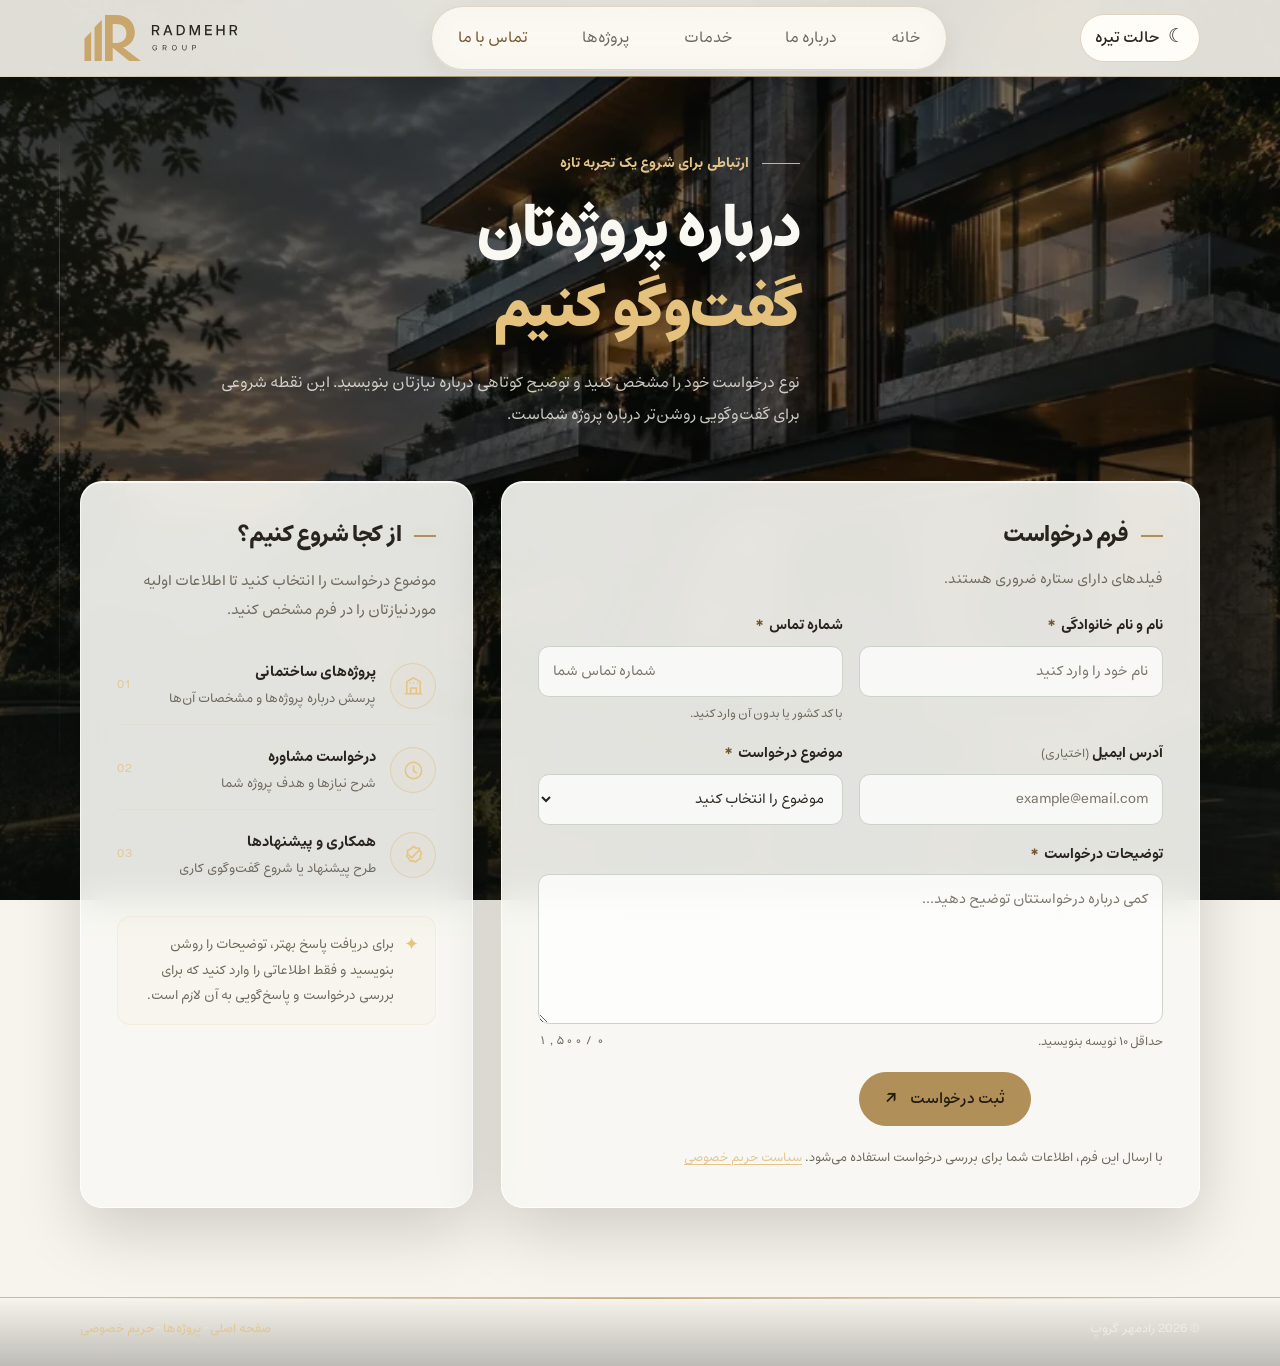
<file: html/contact.html>
<!DOCTYPE html>

<html data-theme="dark" dir="rtl" lang="fa">
<head>
<meta charset="utf-8"/>
<meta content="width=device-width, initial-scale=1" name="viewport"/>
<link as="font" crossorigin="" href="../font/Estedad.woff2" rel="preload" type="font/woff2"/>
<meta content="#111310" name="theme-color"/>
<meta content="برای گفت‌وگو درباره پروژه‌های ساختمانی، درخواست مشاوره یا پیشنهاد همکاری با رادمهر گروپ، فرم درخواست را تکمیل کنید." name="description"/>
<title>تماس با رادمهر گروپ | درخواست مشاوره و همکاری</title>
<!-- تصویر پس‌زمینه بهینه‌شده برای شروع سریع‌تر بارگذاری -->
<link as="image" fetchpriority="high" href="../images/contact-architecture-960.webp" rel="preload" type="image/webp"/>
<!-- ابتدا استایل مشترک، سپس استایل اختصاصی این صفحه -->
<script>
(() => {
  const root = document.documentElement;
  let theme = "dark";
  try {
    const saved = localStorage.getItem("radmehr-theme");
    theme = saved === "light" || saved === "dark"
      ? saved
      : (window.matchMedia("(prefers-color-scheme: light)").matches ? "light" : "dark");
  } catch (_) {
    // Keep a stable dark theme when storage or matchMedia is unavailable.
  }
  root.dataset.theme = theme;
  root.style.colorScheme = theme;
})();
</script>
<link href="../css/style.css" rel="stylesheet">
<link href="../css/contact.css" rel="stylesheet"/>
<link href="../images/favicon.svg" rel="icon" type="image/svg+xml"/><meta content="fa_IR" property="og:locale"/><meta content="website" property="og:type"/><meta content="تماس با رادمهر گروپ | درخواست مشاوره و همکاری" property="og:title"/><meta content="برای گفت‌وگو درباره پروژه‌های ساختمانی، درخواست مشاوره یا پیشنهاد همکاری با رادمهر گروپ، فرم درخواست را تکمیل کنید." property="og:description"/>
<link href="https://farahnazasgharpour1-glitch.github.io/radmehr-group-portfolio/html/contact.html" rel="canonical"/>
<meta content="https://farahnazasgharpour1-glitch.github.io/radmehr-group-portfolio/html/contact.html" property="og:url"/>
<meta content="https://farahnazasgharpour1-glitch.github.io/radmehr-group-portfolio/images/contact-architecture-960.webp" property="og:image"/>
<meta content="summary_large_image" name="twitter:card"/>
<meta content="index,follow,max-image-preview:large" name="robots"/></head>
<body class="contact-page-body">
<div aria-hidden="true" class="contact-backdrop">
<span class="contact-backdrop__glow contact-backdrop__glow--one"></span>
<span class="contact-backdrop__glow contact-backdrop__glow--two"></span>
<span class="contact-backdrop__line"></span>
</div>
<a class="skip-link" href="#main-content">رفتن به محتوای اصلی</a>
<header class="site-header contact-site-header">
<div class="container">
<a aria-label="رادمهر گروپ، صفحه اصلی" class="brand" href="../#home">
<img alt="رادمهر گروپ" data-dark-src="../images/radmehr-logo-horizontal-gold.svg" data-light-src="../images/radmehr-logo-horizontal-dark.svg" height="100" src="../images/radmehr-logo-horizontal-gold.svg" width="390"/>
</a>
<nav aria-label="منوی اصلی" class="main-nav" id="main-nav">
<ul>
<li><a href="../#home">خانه</a></li>
<li><a href="about.html">درباره ما</a></li>
<li><a href="services.html">خدمات</a></li>
<li><a href="projects.html">پروژه‌ها</a></li>
<li><a aria-current="page" href="contact.html">تماس با ما</a></li>
</ul>
</nav>
<button aria-label="تغییر به حالت روشن" class="theme-toggle" id="theme-toggle" type="button">
<span aria-hidden="true" class="theme-toggle__icon">☼</span>
<span id="theme-toggle-label">حالت روشن</span>
</button>
<button aria-controls="main-nav" aria-expanded="false" aria-label="باز کردن منو" class="nav-toggle" id="nav-toggle" type="button">
<span class="nav-toggle__line"></span>
<span class="nav-toggle__line"></span>
<span class="nav-toggle__line"></span>
</button>
</div>
</header>
<main id="main-content">
<section aria-labelledby="contact-page-title" class="contact-page">
<div class="container">
<div class="contact-page__intro">
<p class="contact-page__eyebrow" data-contact-intro="">
            ارتباطی برای شروع یک تجربه تازه
          </p>
<h1 data-contact-intro="" id="contact-page-title">
            درباره پروژه‌تان
            <span class="contact-page__title-accent">گفت‌وگو کنیم</span>
</h1>
<p class="contact-page__lead" data-contact-intro="">
            نوع درخواست خود را مشخص کنید و توضیح کوتاهی درباره نیازتان بنویسید.
            این نقطه شروعی برای گفت‌وگویی روشن‌تر درباره پروژه شماست.
          </p>
</div>
<div class="contact-page__layout">
<aside aria-labelledby="contact-aside-title" class="contact-page__aside contact-glass-panel">
<div class="contact-panel__heading">
<span aria-hidden="true" class="contact-panel__dash"></span>
<h2 id="contact-aside-title">از کجا شروع کنیم؟</h2>
</div>
<p class="contact-page__aside-intro">
              موضوع درخواست را انتخاب کنید تا اطلاعات اولیه موردنیازتان را در فرم مشخص کنید.
            </p>
<ul class="contact-methods">
<li class="contact-method">
<span aria-hidden="true" class="contact-method__icon">
<svg fill="none" stroke="currentColor" stroke-linecap="round" stroke-linejoin="round" stroke-width="1.6" viewbox="0 0 24 24">
<path d="M3.5 20.5h17M5 20.5V8l7-4 7 4v12.5M9 20.5v-6h6v6M8 9.5h.01M12 9.5h.01M16 9.5h.01"></path>
</svg>
</span>
<span class="contact-method__copy">
<strong>پروژه‌های ساختمانی</strong>
<span>پرسش درباره پروژه‌ها و مشخصات آن‌ها</span>
</span>
<span aria-hidden="true" class="contact-method__number">01</span>
</li>
<li class="contact-method">
<span aria-hidden="true" class="contact-method__icon">
<svg fill="none" stroke="currentColor" stroke-linecap="round" stroke-linejoin="round" stroke-width="1.6" viewbox="0 0 24 24">
<circle cx="12" cy="12" r="8.5"></circle><path d="M12 7.5v5l3.2 2"></path>
</svg>
</span>
<span class="contact-method__copy">
<strong>درخواست مشاوره</strong>
<span>شرح نیازها و هدف پروژه شما</span>
</span>
<span aria-hidden="true" class="contact-method__number">02</span>
</li>
<li class="contact-method">
<span aria-hidden="true" class="contact-method__icon">
<svg fill="none" stroke="currentColor" stroke-linecap="round" stroke-linejoin="round" stroke-width="1.6" viewbox="0 0 24 24">
<path d="M7 12.5 10 15.5 17.5 8M12 3.5l2.6 1.8 3.1-.1.8 3 2 2.4-1.4 2.8.2 3.1-2.9 1.1-2.2 2.2-2.8-1.3-3.1.3-1.2-2.9-2.3-2.1 1.2-2.9-.3-3.1 2.9-1.2z"></path>
</svg>
</span>
<span class="contact-method__copy">
<strong>همکاری و پیشنهادها</strong>
<span>طرح پیشنهاد یا شروع گفت‌وگوی کاری</span>
</span>
<span aria-hidden="true" class="contact-method__number">03</span>
</li>
</ul>
<div class="contact-page__note">
<span aria-hidden="true" class="contact-page__note-mark">✦</span>
<p>
                برای دریافت پاسخ بهتر، توضیحات را روشن بنویسید و فقط اطلاعاتی را وارد کنید
                که برای بررسی درخواست و پاسخ‌گویی به آن لازم است.
              </p>
</div>
</aside>
<div class="contact-form-panel contact-glass-panel">
<div class="contact-panel__heading">
<span aria-hidden="true" class="contact-panel__dash"></span>
<h2>فرم درخواست</h2>
</div>
<p class="contact-form-panel__description">
              فیلدهای دارای ستاره ضروری هستند.
            </p>
<form action="https://api.web3forms.com/submit" class="contact-form" id="contact-form" method="post">
<input aria-hidden="true" autocomplete="off" class="form-honeypot" name="botcheck" tabindex="-1" type="checkbox"/><input name="access_key" type="hidden" value="2b7381b7-4f03-494f-b65a-dd7289079bf5"/>
<input name="subject" type="hidden" value="درخواست جدید از سایت رادمهر گروپ"/>
<input name="from_name" type="hidden" value="Radmehr Group | Contact Form"/>
<div class="contact-form__field">
<label for="full-name">
                  نام و نام خانوادگی <span aria-hidden="true">*</span>
</label>
<input aria-describedby="full-name-error" autocomplete="name" id="full-name" maxlength="80" minlength="2" name="fullName" placeholder="نام خود را وارد کنید" required="" type="text"/>
<small class="contact-form__error" id="full-name-error"></small>
</div>
<div class="contact-form__field">
<label for="phone">
                  شماره تماس <span aria-hidden="true">*</span>
</label>
<input aria-describedby="phone-help phone-error" autocomplete="tel" id="phone" inputmode="tel" maxlength="32" name="phone" pattern="[0-9۰-۹٠-٩ +().-]{8,32}" title="شماره تماس را با ۸ تا ۱۵ رقم وارد کنید." placeholder="شماره تماس شما" required="" type="tel"/>
<small class="contact-form__help" id="phone-help">با کد کشور یا بدون آن وارد کنید.</small>
<small class="contact-form__error" id="phone-error"></small>
</div>
<div class="contact-form__field">
<label for="email">آدرس ایمیل <span class="contact-form__optional">(اختیاری)</span></label>
<input aria-describedby="email-error" autocomplete="email" id="email" inputmode="email" maxlength="254" name="email" placeholder="example@email.com" type="email"/>
<small class="contact-form__error" id="email-error"></small>
</div>
<div class="contact-form__field">
<label for="inquiry-type">
                  موضوع درخواست <span aria-hidden="true">*</span>
</label>
<select aria-describedby="inquiry-type-error" id="inquiry-type" name="inquiryType" required="">
<option value="">موضوع را انتخاب کنید</option>
<option value="architecture">طراحی معماری</option>
<option value="interior">طراحی داخلی</option>
<option value="facade">طراحی نما</option>
<option value="construction">ساخت و اجرای ساختمان</option>
<option value="renovation">بازسازی و نوسازی</option>
<option value="management">نظارت و مدیریت پروژه</option>
<option value="landscape">طراحی محوطه و فضای سبز</option>
<option value="concept-projects">دریافت اطلاعات طرح‌های مفهومی</option>
<option value="other">سایر موارد</option>
</select>
<small class="contact-form__error" id="inquiry-type-error"></small>
</div>
<div class="contact-form__field contact-form__field--full">
<label for="message">
                  توضیحات درخواست <span aria-hidden="true">*</span>
</label>
<textarea aria-describedby="message-help message-counter message-error" id="message" maxlength="1500" minlength="10" name="message" placeholder="کمی درباره درخواستتان توضیح دهید..." required="" rows="5"></textarea>
<div class="contact-form__meta">
<small class="contact-form__help" id="message-help">حداقل ۱۰ نویسه بنویسید.</small>
<output class="contact-form__counter" for="message" id="message-counter">۰ / ۱۵۰۰</output>
</div>
<small class="contact-form__error" id="message-error"></small>
</div>
<button class="contact-cta contact-form__submit" type="submit">
<span>ثبت درخواست</span>
<span aria-hidden="true" class="contact-cta__arrow">↗</span>
</button>
<p class="contact-form__privacy-note">با ارسال این فرم، اطلاعات شما برای بررسی درخواست استفاده می‌شود. <a href="privacy.html">سیاست حریم خصوصی</a></p><p aria-live="polite" class="contact-form__status" hidden="" id="contact-form-status" role="status"></p>
</form>
<noscript>در صورت غیرفعال بودن JavaScript، اعتبارسنجی پایه مرورگر فعال می‌ماند؛ پاسخ نهایی فرم ممکن است در صفحه سرویس ارسال نمایش داده شود.</noscript>
</div>
</div>
</div>
</section>
</main>
<footer class="site-footer contact-site-footer">
<div class="container contact-site-footer__inner"><p>© <span id="footer-year">2026</span> رادمهر گروپ</p><p><a href="../#home">صفحه اصلی</a> · <a href="projects.html">پروژه‌ها</a> · <a href="privacy.html">حریم خصوصی</a></p></div>
</footer>
<!-- نسخه‌ها قفل شده‌اند؛ ترتیب بارگذاری باید حفظ شود. -->
<script defer="" src="../js/main.js"></script>
<script defer="" src="../js/contact.js"></script>
</body>
</html>
</file>
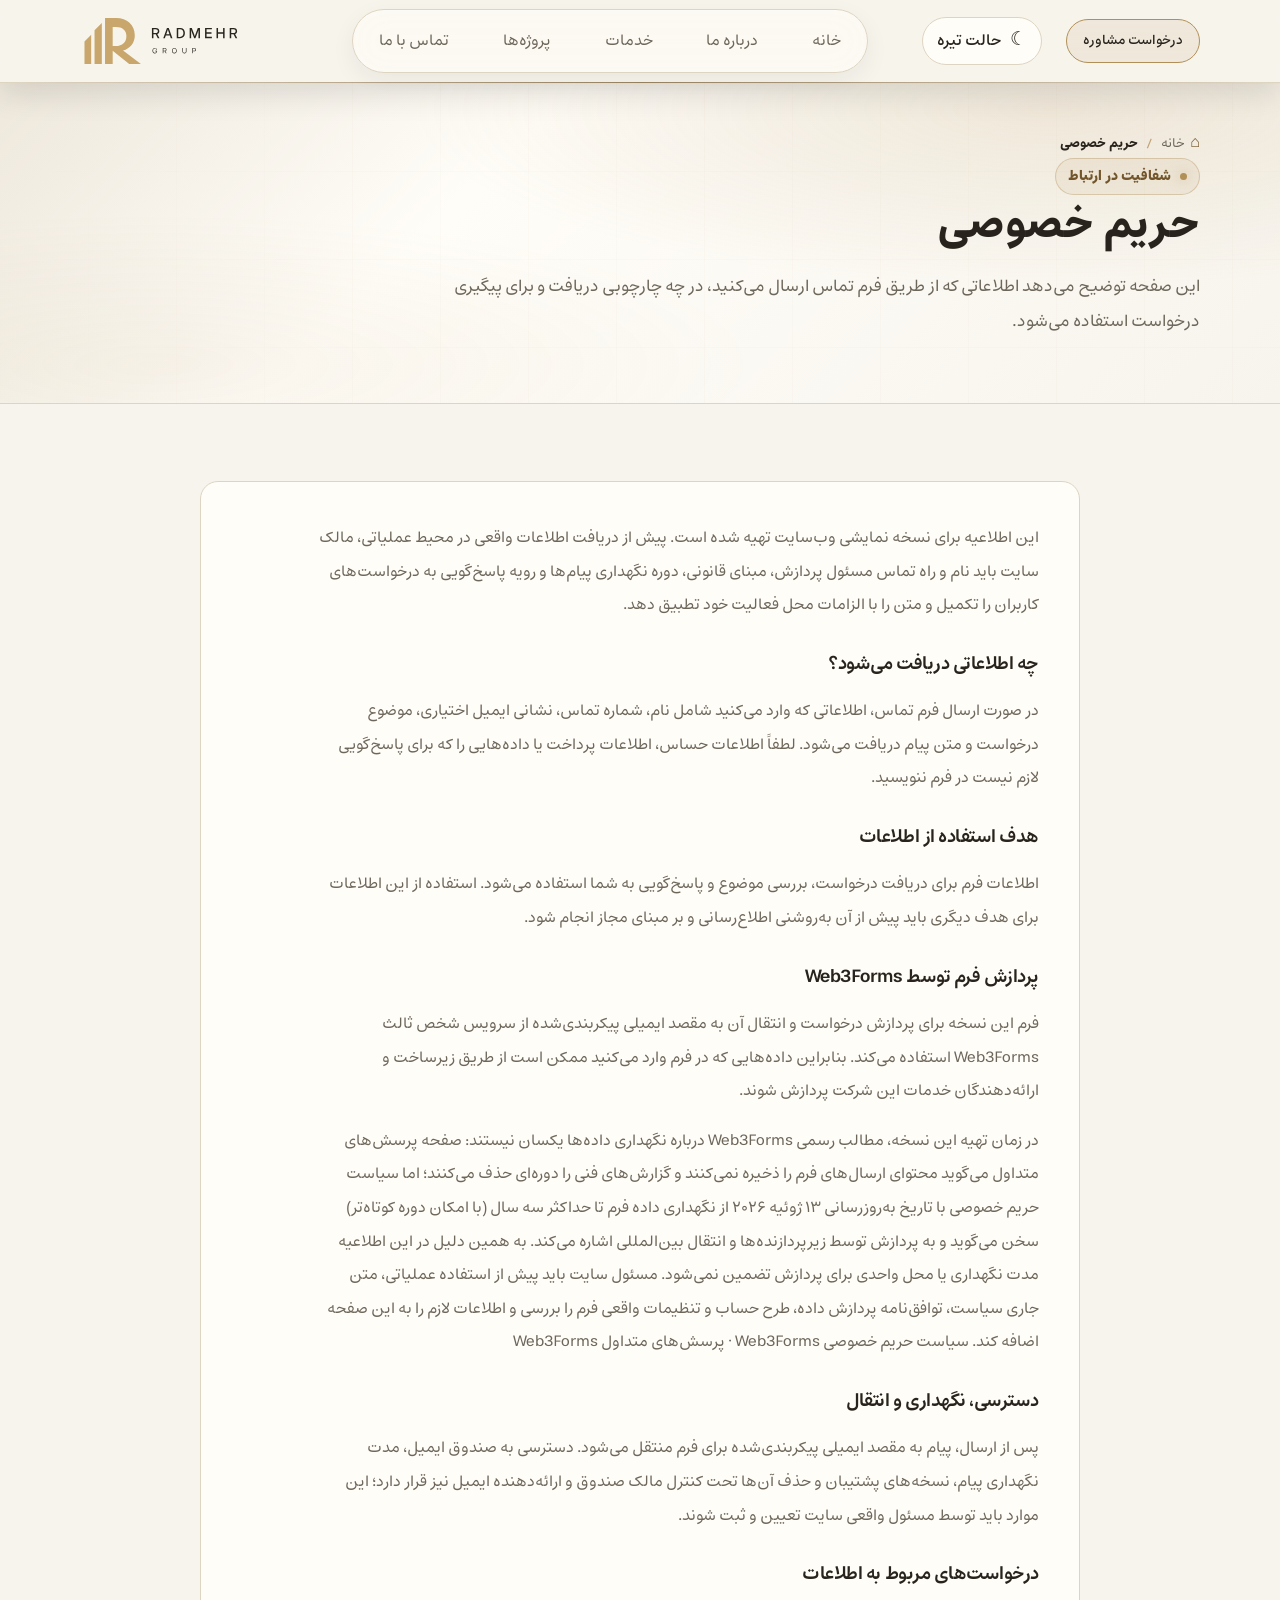
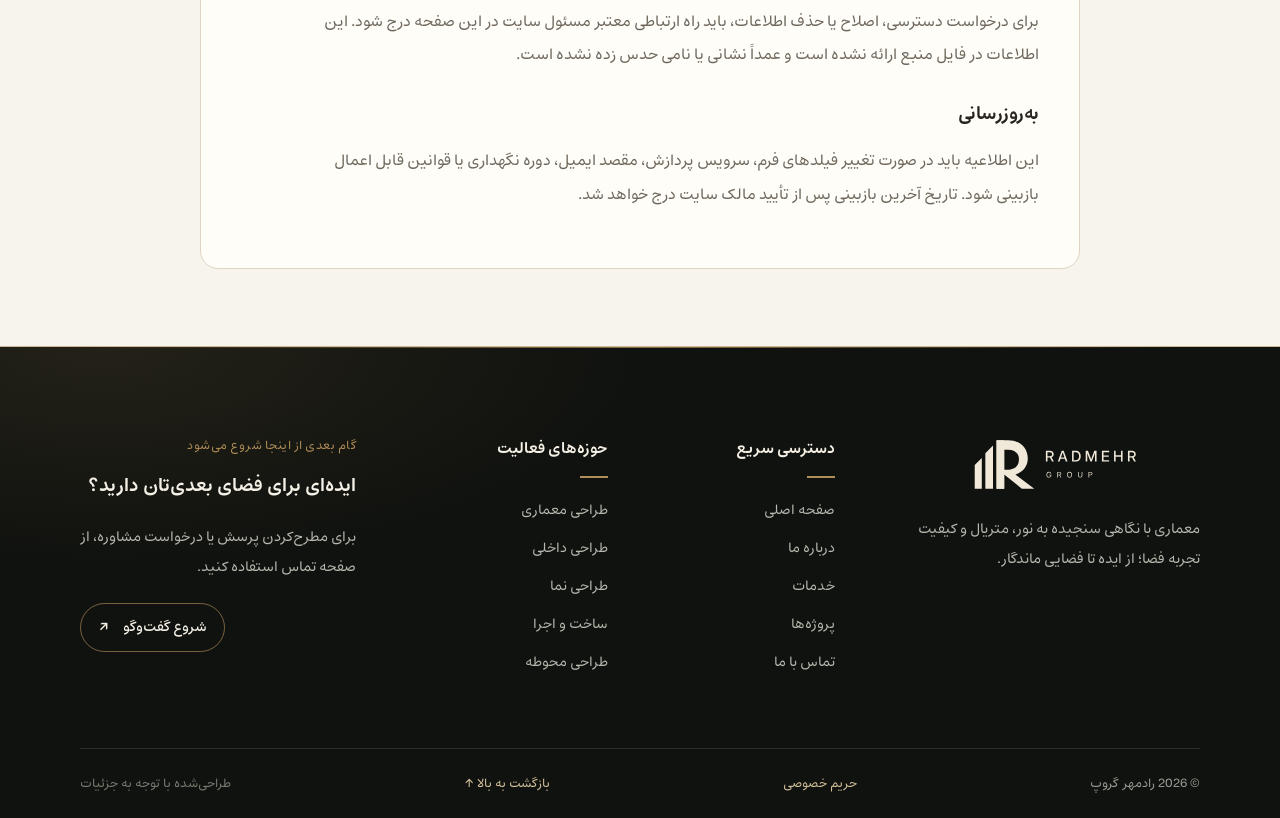
<file: html/privacy.html>
<!DOCTYPE html>

<html data-theme="dark" dir="rtl" lang="fa">
<head>
<meta charset="utf-8"/>
<meta content="width=device-width, initial-scale=1" name="viewport"/>
<link as="font" crossorigin="" href="../font/Estedad.woff2" rel="preload" type="font/woff2"/>
<title>حریم خصوصی | رادمهر گروپ</title>
<meta content="توضیح اولیه درباره اطلاعات دریافت‌شده در فرم تماس و نحوه استفاده از آن‌ها در وب‌سایت رادمهر گروپ." name="description"/>
<meta content="#111310" name="theme-color"/>
<meta content="fa_IR" property="og:locale"/>
<meta content="website" property="og:type"/>
<meta content="حریم خصوصی | رادمهر گروپ" property="og:title"/>
<meta content="توضیح اولیه درباره اطلاعات دریافت‌شده در فرم تماس و نحوه استفاده از آن‌ها در وب‌سایت رادمهر گروپ." property="og:description"/>
<link href="../images/favicon.svg" rel="icon" type="image/svg+xml"/>
<meta content="https://farahnazasgharpour1-glitch.github.io/radmehr-group-portfolio/html/privacy.html" property="og:url"/>
<meta content="https://farahnazasgharpour1-glitch.github.io/radmehr-group-portfolio/images/radmehr-luxury-residential-960.webp" property="og:image"/>
<meta content="summary_large_image" name="twitter:card"/>
<script>
(() => {
  const root = document.documentElement;
  let theme = "dark";
  try {
    const saved = localStorage.getItem("radmehr-theme");
    theme = saved === "light" || saved === "dark"
      ? saved
      : (window.matchMedia("(prefers-color-scheme: light)").matches ? "light" : "dark");
  } catch (_) {
    // Keep a stable dark theme when storage or matchMedia is unavailable.
  }
  root.dataset.theme = theme;
  root.style.colorScheme = theme;
})();
</script>
<link href="../css/style.css" rel="stylesheet"/>
<link href="../css/site-pages.css" rel="stylesheet"/>
<meta content="noindex,follow" name="robots"/>
</head>
<body id="top">
<a class="skip-link" href="#main-content">رفتن به محتوای اصلی</a>
<header class="site-header">
<div class="container">
<a aria-label="رادمهر گروپ، صفحه اصلی" class="brand" href="../#home">
<img alt="رادمهر گروپ" data-dark-src="../images/radmehr-logo-horizontal-gold.svg" data-light-src="../images/radmehr-logo-horizontal-dark.svg" height="100" src="../images/radmehr-logo-horizontal-gold.svg" width="390"/>
</a>
<nav aria-label="منوی اصلی" class="main-nav" id="main-nav">
<ul>
<li><a href="../#home">خانه</a></li>
<li><a href="about.html">درباره ما</a></li>
<li><a href="services.html">خدمات</a></li>
<li><a href="projects.html">پروژه‌ها</a></li>
<li><a href="contact.html">تماس با ما</a></li>
</ul>
</nav>
<a class="header-cta" href="contact.html">درخواست مشاوره</a>
<button aria-label="تغییر به حالت روشن" class="theme-toggle" id="theme-toggle" type="button">
<span aria-hidden="true" class="theme-toggle__icon">☼</span><span id="theme-toggle-label">حالت روشن</span>
</button>
<button aria-controls="main-nav" aria-expanded="false" aria-label="باز کردن منو" class="nav-toggle" id="nav-toggle" type="button">
<span class="nav-toggle__line"></span><span class="nav-toggle__line"></span><span class="nav-toggle__line"></span>
</button>
</div>
</header>
<main id="main-content">
<section class="page-hero"><div class="container"><nav aria-label="مسیر صفحه" class="breadcrumbs"><ol><li><a href="../">خانه</a></li><li aria-current="page">حریم خصوصی</li></ol></nav><p class="page-kicker">شفافیت در ارتباط</p><h1>حریم خصوصی</h1><p class="page-lead">این صفحه توضیح می‌دهد اطلاعاتی که از طریق فرم تماس ارسال می‌کنید، در چه چارچوبی دریافت و برای پیگیری درخواست استفاده می‌شود.</p></div></section>
<section class="content-section"><div class="container legal-content"><p class="privacy-notice-status">این اطلاعیه برای نسخه نمایشی وب‌سایت تهیه شده است. پیش از دریافت اطلاعات واقعی در محیط عملیاتی، مالک سایت باید نام و راه تماس مسئول پردازش، مبنای قانونی، دوره نگهداری پیام‌ها و رویه پاسخ‌گویی به درخواست‌های کاربران را تکمیل و متن را با الزامات محل فعالیت خود تطبیق دهد.</p><h2>چه اطلاعاتی دریافت می‌شود؟</h2><p>در صورت ارسال فرم تماس، اطلاعاتی که وارد می‌کنید شامل نام، شماره تماس، نشانی ایمیل اختیاری، موضوع درخواست و متن پیام دریافت می‌شود. لطفاً اطلاعات حساس، اطلاعات پرداخت یا داده‌هایی را که برای پاسخ‌گویی لازم نیست در فرم ننویسید.</p><h2>هدف استفاده از اطلاعات</h2><p>اطلاعات فرم برای دریافت درخواست، بررسی موضوع و پاسخ‌گویی به شما استفاده می‌شود. استفاده از این اطلاعات برای هدف دیگری باید پیش از آن به‌روشنی اطلاع‌رسانی و بر مبنای مجاز انجام شود.</p><h2>پردازش فرم توسط Web3Forms</h2><p>فرم این نسخه برای پردازش درخواست و انتقال آن به مقصد ایمیلی پیکربندی‌شده از سرویس شخص ثالث Web3Forms استفاده می‌کند. بنابراین داده‌هایی که در فرم وارد می‌کنید ممکن است از طریق زیرساخت و ارائه‌دهندگان خدمات این شرکت پردازش شوند.</p><p>در زمان تهیه این نسخه، مطالب رسمی Web3Forms درباره نگهداری داده‌ها یکسان نیستند: صفحه پرسش‌های متداول می‌گوید محتوای ارسال‌های فرم را ذخیره نمی‌کنند و گزارش‌های فنی را دوره‌ای حذف می‌کنند؛ اما سیاست حریم خصوصی با تاریخ به‌روزرسانی ۱۳ ژوئیه ۲۰۲۶ از نگهداری داده فرم تا حداکثر سه سال (با امکان دوره کوتاه‌تر) سخن می‌گوید و به پردازش توسط زیرپردازنده‌ها و انتقال بین‌المللی اشاره می‌کند. به همین دلیل در این اطلاعیه مدت نگهداری یا محل واحدی برای پردازش تضمین نمی‌شود. مسئول سایت باید پیش از استفاده عملیاتی، متن جاری سیاست، توافق‌نامه پردازش داده، طرح حساب و تنظیمات واقعی فرم را بررسی و اطلاعات لازم را به این صفحه اضافه کند. <a href="https://web3forms.com/privacy" rel="noopener noreferrer" target="_blank">سیاست حریم خصوصی Web3Forms</a> · <a href="https://docs.web3forms.com/getting-started/faq" rel="noopener noreferrer" target="_blank">پرسش‌های متداول Web3Forms</a></p><h2>دسترسی، نگهداری و انتقال</h2><p>پس از ارسال، پیام به مقصد ایمیلی پیکربندی‌شده برای فرم منتقل می‌شود. دسترسی به صندوق ایمیل، مدت نگهداری پیام، نسخه‌های پشتیبان و حذف آن‌ها تحت کنترل مالک صندوق و ارائه‌دهنده ایمیل نیز قرار دارد؛ این موارد باید توسط مسئول واقعی سایت تعیین و ثبت شوند.</p><h2>درخواست‌های مربوط به اطلاعات</h2><p>برای درخواست دسترسی، اصلاح یا حذف اطلاعات، باید راه ارتباطی معتبر مسئول سایت در این صفحه درج شود. این اطلاعات در فایل منبع ارائه نشده است و عمداً نشانی یا نامی حدس زده نشده است.</p><h2>به‌روزرسانی</h2><p>این اطلاعیه باید در صورت تغییر فیلدهای فرم، سرویس پردازش، مقصد ایمیل، دوره نگهداری یا قوانین قابل اعمال بازبینی شود. تاریخ آخرین بازبینی پس از تأیید مالک سایت درج خواهد شد.</p></div></section>
</main>
<footer aria-label="پاورقی سایت" class="site-footer">
<div class="container site-footer__main">
<div class="site-footer__brand">
<a aria-label="رادمهر گروپ، صفحه اصلی" class="site-footer__logo" href="../#home"><img alt="رادمهر گروپ" decoding="async" height="67" loading="lazy" src="../images/radmehr-logo-horizontal-light.svg" width="260"/></a>
<p>معماری با نگاهی سنجیده به نور، متریال و کیفیت تجربه فضا؛ از ایده تا فضایی ماندگار.</p>
</div>
<div class="site-footer__column"><h2>دسترسی سریع</h2><a href="../#home">صفحه اصلی</a><a href="about.html">درباره ما</a><a href="services.html">خدمات</a><a href="projects.html">پروژه‌ها</a><a href="contact.html">تماس با ما</a></div>
<div class="site-footer__column"><h2>حوزه‌های فعالیت</h2><a href="services.html#architecture">طراحی معماری</a><a href="services.html#interior">طراحی داخلی</a><a href="services.html#facade">طراحی نما</a><a href="services.html#construction">ساخت و اجرا</a><a href="services.html#landscape">طراحی محوطه</a></div>
<div class="site-footer__contact"><p class="site-footer__eyebrow">گام بعدی از اینجا شروع می‌شود</p><h2>ایده‌ای برای فضای بعدی‌تان دارید؟</h2><p>برای مطرح‌کردن پرسش یا درخواست مشاوره، از صفحه تماس استفاده کنید.</p><a class="site-footer__cta" href="contact.html">شروع گفت‌وگو <span aria-hidden="true">↗</span></a></div>
</div>
<div class="container site-footer__bottom"><p>© <span id="footer-year">2026</span> رادمهر گروپ</p><a href="privacy.html">حریم خصوصی</a><a data-scroll-top="" href="#top">بازگشت به بالا ↑</a><span class="site-footer__signature">طراحی‌شده با توجه به جزئیات</span></div>
</footer>
<script defer="" src="../js/main.js"></script>
<script defer="" src="../js/site-pages.js"></script>
</body>
</html>
</file>
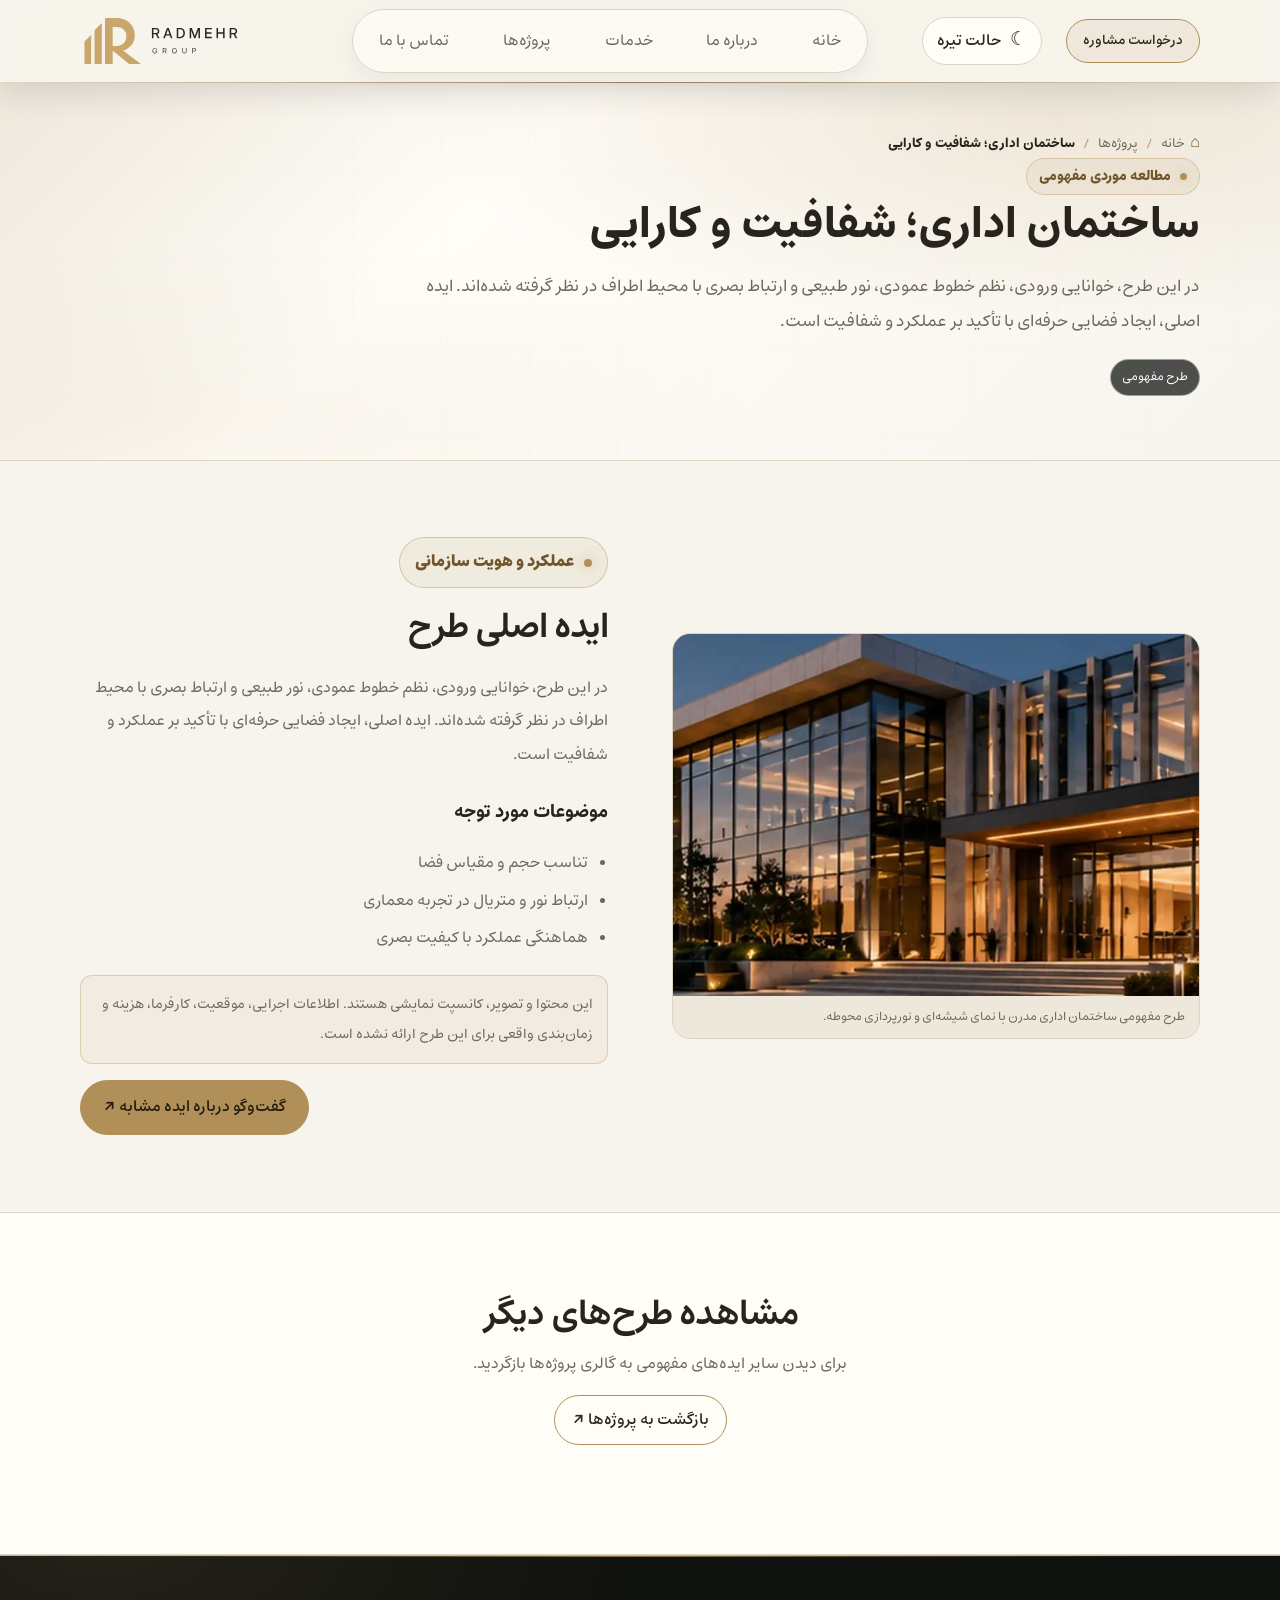
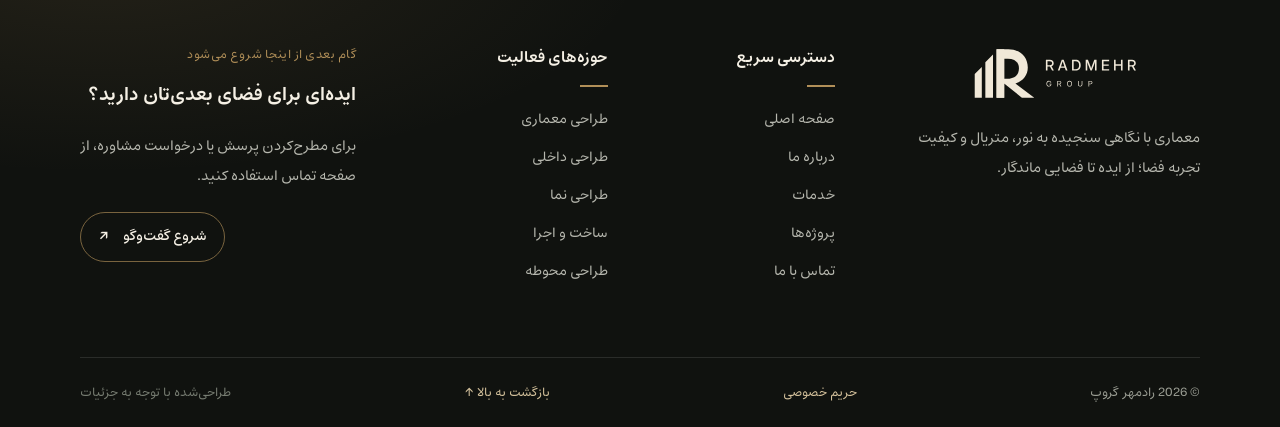
<file: html/project-office.html>
<!DOCTYPE html>

<html data-theme="dark" dir="rtl" lang="fa">
<head>
<meta charset="utf-8"/>
<meta content="width=device-width, initial-scale=1" name="viewport"/>
<link as="font" crossorigin="" href="../font/Estedad.woff2" rel="preload" type="font/woff2"/>
<title>ساختمان اداری؛ شفافیت و کارایی | پروژه مفهومی رادمهر گروپ</title>
<meta name="description" content="طرح مفهومی ساختمان اداری با تمرکز بر خوانایی ورودی، نور طبیعی، شفافیت نما و پیوند فضای کار با محیط پیرامون."/>
<meta content="#111310" name="theme-color"/>
<meta content="fa_IR" property="og:locale"/>
<meta content="website" property="og:type"/>
<meta content="ساختمان اداری؛ شفافیت و کارایی | پروژه مفهومی رادمهر گروپ" property="og:title"/>
<meta content="در این طرح، خوانایی ورودی، نظم خطوط عمودی، نور طبیعی و ارتباط بصری با محیط اطراف در نظر گرفته شده‌اند. ایده اصلی، ایجاد فضایی حرفه‌ای با تأکید بر عملکرد و شفافیت است. این صفحه یک مطالعه موردی مفهومی از رویکرد معماری رادمهر گروپ است." property="og:description"/>
<link href="../images/favicon.svg" rel="icon" type="image/svg+xml"/>
<link href="https://farahnazasgharpour1-glitch.github.io/radmehr-group-portfolio/html/project-office.html" rel="canonical">
<meta content="https://farahnazasgharpour1-glitch.github.io/radmehr-group-portfolio/html/project-office.html" property="og:url"/>
<meta content="https://farahnazasgharpour1-glitch.github.io/radmehr-group-portfolio/images/radmehr-project-office-960.webp" property="og:image"/>
<meta content="summary_large_image" name="twitter:card"/>
<script>
(() => {
  const root = document.documentElement;
  let theme = "dark";
  try {
    const saved = localStorage.getItem("radmehr-theme");
    theme = saved === "light" || saved === "dark"
      ? saved
      : (window.matchMedia("(prefers-color-scheme: light)").matches ? "light" : "dark");
  } catch (_) {
    // Keep a stable dark theme when storage or matchMedia is unavailable.
  }
  root.dataset.theme = theme;
  root.style.colorScheme = theme;
})();
</script>
<link href="../css/style.css" rel="stylesheet"/>
<link href="../css/site-pages.css" rel="stylesheet">
<meta content="index,follow,max-image-preview:large" name="robots"/></head>
<body id="top">
<a class="skip-link" href="#main-content">رفتن به محتوای اصلی</a>
<header class="site-header">
<div class="container">
<a aria-label="رادمهر گروپ، صفحه اصلی" class="brand" href="../#home">
<img alt="رادمهر گروپ" data-dark-src="../images/radmehr-logo-horizontal-gold.svg" data-light-src="../images/radmehr-logo-horizontal-dark.svg" height="100" src="../images/radmehr-logo-horizontal-gold.svg" width="390"/>
</a>
<nav aria-label="منوی اصلی" class="main-nav" id="main-nav">
<ul>
<li><a href="../#home">خانه</a></li>
<li><a href="about.html">درباره ما</a></li>
<li><a href="services.html">خدمات</a></li>
<li><a href="projects.html">پروژه‌ها</a></li>
<li><a href="contact.html">تماس با ما</a></li>
</ul>
</nav>
<a class="header-cta" href="contact.html">درخواست مشاوره</a>
<button aria-label="تغییر به حالت روشن" class="theme-toggle" id="theme-toggle" type="button">
<span aria-hidden="true" class="theme-toggle__icon">☼</span><span id="theme-toggle-label">حالت روشن</span>
</button>
<button aria-controls="main-nav" aria-expanded="false" aria-label="باز کردن منو" class="nav-toggle" id="nav-toggle" type="button">
<span class="nav-toggle__line"></span><span class="nav-toggle__line"></span><span class="nav-toggle__line"></span>
</button>
</div>
</header>
<main id="main-content">
<section class="page-hero"><div class="container"><nav aria-label="مسیر صفحه" class="breadcrumbs"><ol><li><a href="../">خانه</a></li><li><a href="projects.html">پروژه‌ها</a></li><li aria-current="page">ساختمان اداری؛ شفافیت و کارایی</li></ol></nav><p class="page-kicker">مطالعه موردی مفهومی</p><h1>ساختمان اداری؛ شفافیت و کارایی</h1><p class="page-lead">در این طرح، خوانایی ورودی، نظم خطوط عمودی، نور طبیعی و ارتباط بصری با محیط اطراف در نظر گرفته شده‌اند. ایده اصلی، ایجاد فضایی حرفه‌ای با تأکید بر عملکرد و شفافیت است.</p><span class="concept-label concept-label--static">طرح مفهومی</span></div></section><section class="content-section"><div class="container project-detail-layout"><figure class="media-frame project-detail-image"><img alt="طرح مفهومی ساختمان اداری مدرن با نمای شیشه‌ای و نورپردازی محوطه." decoding="async" fetchpriority="high" height="900" sizes="(max-width: 760px) 100vw, (max-width: 1100px) 50vw, 560px" src="../images/radmehr-project-office.webp" srcset="../images/radmehr-project-office-640.webp 640w, ../images/radmehr-project-office-960.webp 960w, ../images/radmehr-project-office.webp 1200w" width="1200"/><figcaption>طرح مفهومی ساختمان اداری مدرن با نمای شیشه‌ای و نورپردازی محوطه.</figcaption></figure><div class="project-detail-copy"><p class="section-heading__eyebrow">عملکرد و هویت سازمانی</p><h2>ایده اصلی طرح</h2><p>در این طرح، خوانایی ورودی، نظم خطوط عمودی، نور طبیعی و ارتباط بصری با محیط اطراف در نظر گرفته شده‌اند. ایده اصلی، ایجاد فضایی حرفه‌ای با تأکید بر عملکرد و شفافیت است.</p><h3>موضوعات مورد توجه</h3><ul class="check-list"><li>تناسب حجم و مقیاس فضا</li><li>ارتباط نور و متریال در تجربه معماری</li><li>هماهنگی عملکرد با کیفیت بصری</li></ul><p class="project-detail-disclaimer">این محتوا و تصویر، کانسپت نمایشی هستند. اطلاعات اجرایی، موقعیت، کارفرما، هزینه و زمان‌بندی واقعی برای این طرح ارائه نشده است.</p><a class="contact__button" href="contact.html">گفت‌وگو درباره ایده مشابه ↗</a></div></div></section><section class="content-section content-section--soft"><div class="container"><div class="section-heading"><h2>مشاهده طرح‌های دیگر</h2><p>برای دیدن سایر ایده‌های مفهومی به گالری پروژه‌ها بازگردید.</p><a class="outline-link" href="projects.html">بازگشت به پروژه‌ها ↗</a></div></div></section>
</main>
<footer aria-label="پاورقی سایت" class="site-footer">
<div class="container site-footer__main">
<div class="site-footer__brand">
<a aria-label="رادمهر گروپ، صفحه اصلی" class="site-footer__logo" href="../#home"><img alt="رادمهر گروپ" decoding="async" height="67" loading="lazy" src="../images/radmehr-logo-horizontal-light.svg" width="260"/></a>
<p>معماری با نگاهی سنجیده به نور، متریال و کیفیت تجربه فضا؛ از ایده تا فضایی ماندگار.</p>
</div>
<div class="site-footer__column"><h2>دسترسی سریع</h2><a href="../#home">صفحه اصلی</a><a href="about.html">درباره ما</a><a href="services.html">خدمات</a><a href="projects.html">پروژه‌ها</a><a href="contact.html">تماس با ما</a></div>
<div class="site-footer__column"><h2>حوزه‌های فعالیت</h2><a href="services.html#architecture">طراحی معماری</a><a href="services.html#interior">طراحی داخلی</a><a href="services.html#facade">طراحی نما</a><a href="services.html#construction">ساخت و اجرا</a><a href="services.html#landscape">طراحی محوطه</a></div>
<div class="site-footer__contact"><p class="site-footer__eyebrow">گام بعدی از اینجا شروع می‌شود</p><h2>ایده‌ای برای فضای بعدی‌تان دارید؟</h2><p>برای مطرح‌کردن پرسش یا درخواست مشاوره، از صفحه تماس استفاده کنید.</p><a class="site-footer__cta" href="contact.html">شروع گفت‌وگو <span aria-hidden="true">↗</span></a></div>
</div>
<div class="container site-footer__bottom"><p>© <span id="footer-year">2026</span> رادمهر گروپ</p><a href="privacy.html">حریم خصوصی</a><a data-scroll-top="" href="#top">بازگشت به بالا ↑</a><span class="site-footer__signature">طراحی‌شده با توجه به جزئیات</span></div>
</footer>
<script defer="" src="../js/main.js"></script>
<script defer="" src="../js/site-pages.js"></script>
</body>
</html>
</file>
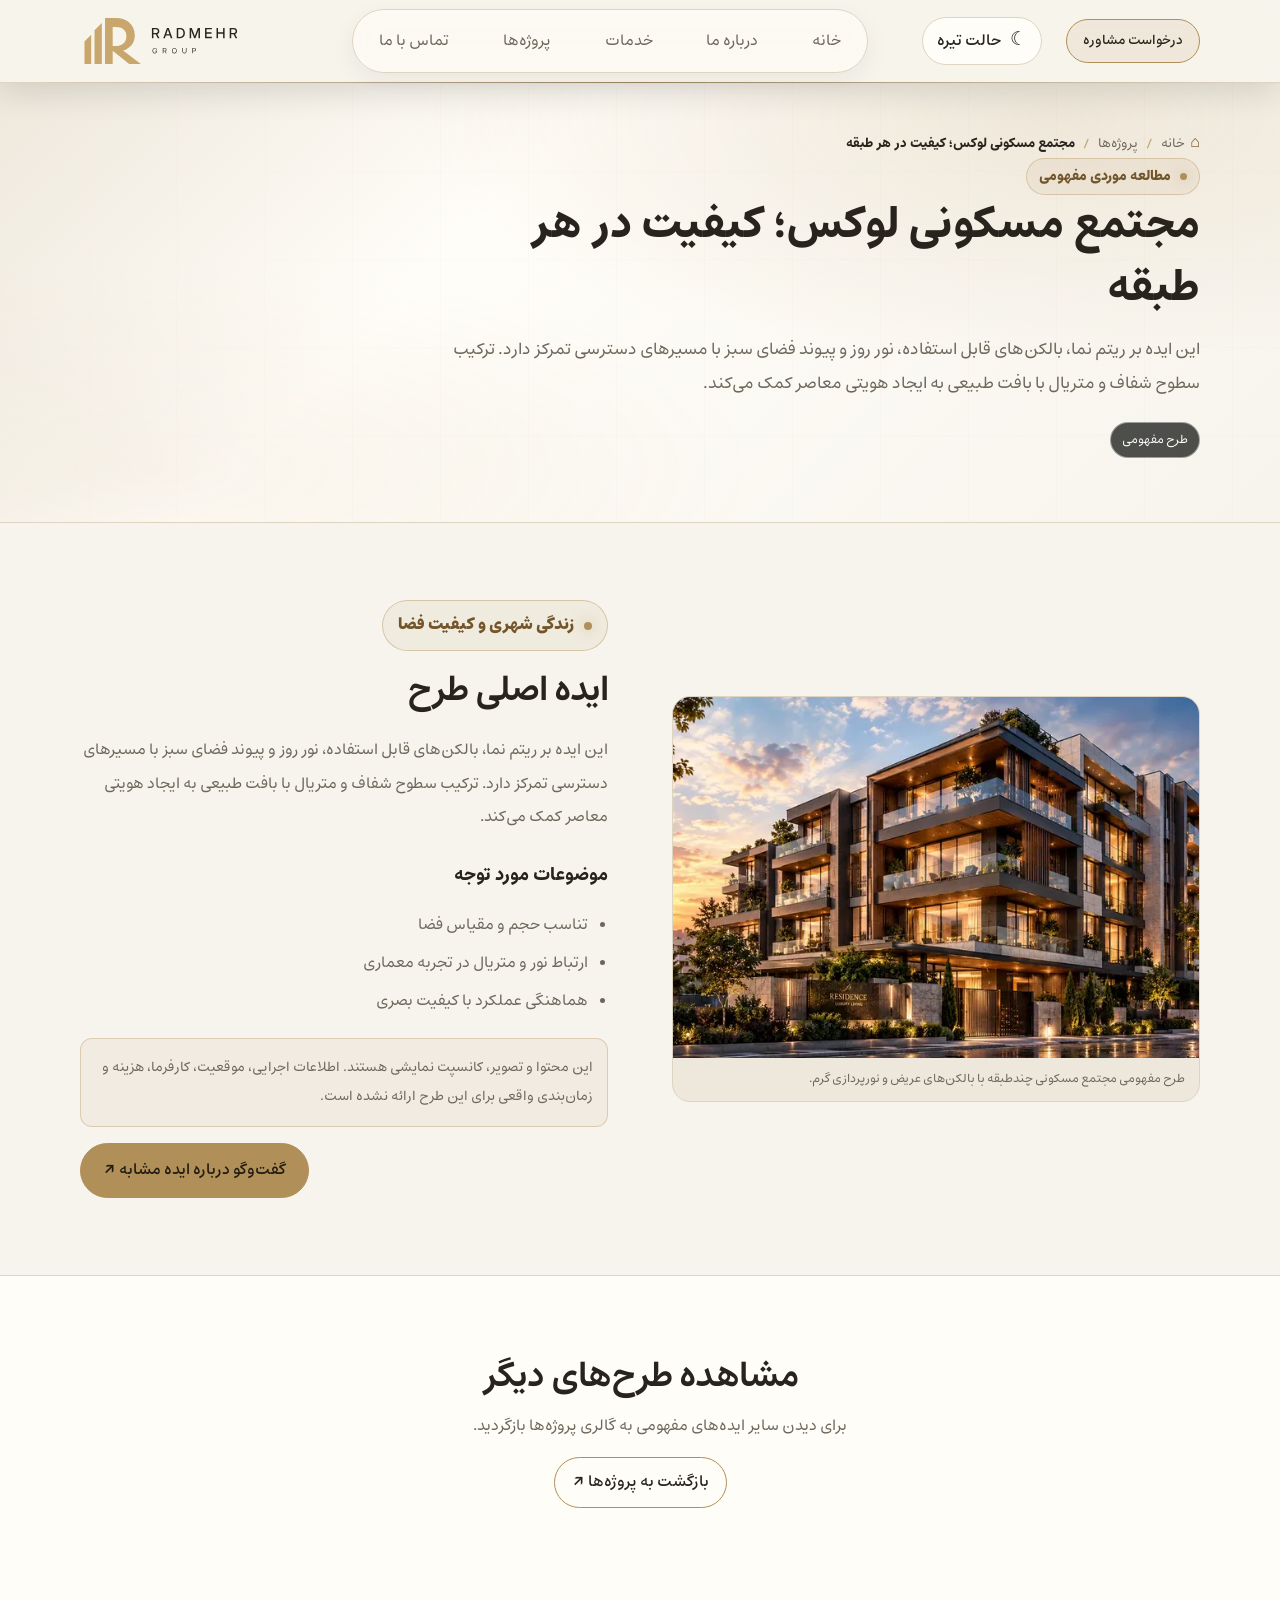
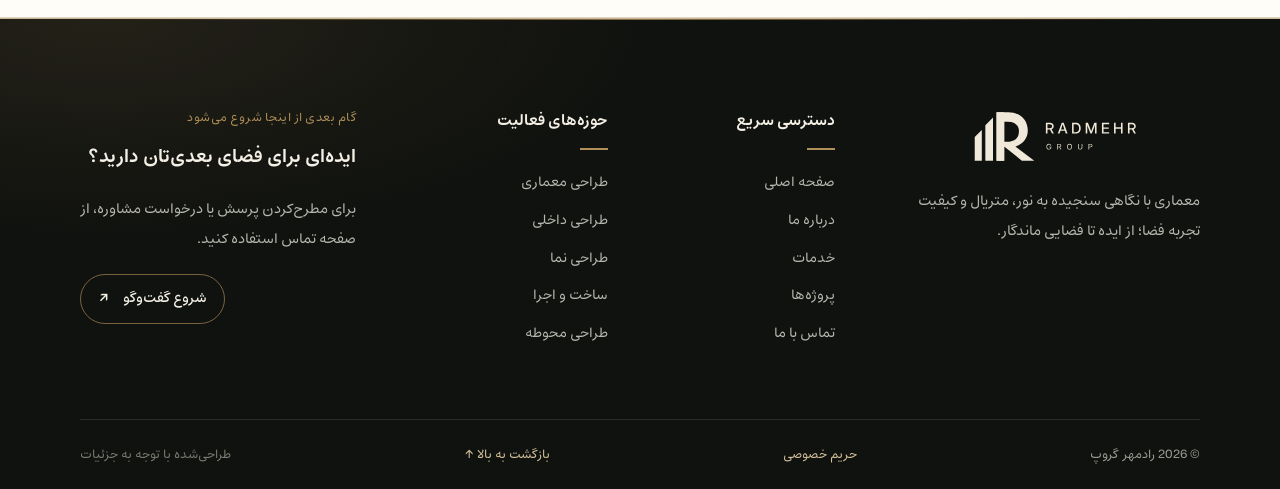
<file: html/project-residential.html>
<!DOCTYPE html>

<html data-theme="dark" dir="rtl" lang="fa">
<head>
<meta charset="utf-8"/>
<meta content="width=device-width, initial-scale=1" name="viewport"/>
<link as="font" crossorigin="" href="../font/Estedad.woff2" rel="preload" type="font/woff2"/>
<title>مجتمع مسکونی لوکس؛ کیفیت در هر طبقه | پروژه مفهومی رادمهر گروپ</title>
<meta name="description" content="طرح مفهومی مجتمع مسکونی با تأکید بر ریتم نما، بالکن‌های قابل استفاده، نور روز و پیوند فضای سبز با مسیرهای دسترسی."/>
<meta content="#111310" name="theme-color"/>
<meta content="fa_IR" property="og:locale"/>
<meta content="website" property="og:type"/>
<meta content="مجتمع مسکونی لوکس؛ کیفیت در هر طبقه | پروژه مفهومی رادمهر گروپ" property="og:title"/>
<meta content="این ایده بر ریتم نما، بالکن‌های قابل استفاده، نور روز و پیوند فضای سبز با مسیرهای دسترسی تمرکز دارد. ترکیب سطوح شفاف و متریال با بافت طبیعی به ایجاد هویتی معاصر کمک می‌کند. این صفحه یک مطالعه موردی مفهومی از رویکرد معماری رادمهر گروپ است." property="og:description"/>
<link href="../images/favicon.svg" rel="icon" type="image/svg+xml"/>
<link href="https://farahnazasgharpour1-glitch.github.io/radmehr-group-portfolio/html/project-residential.html" rel="canonical">
<meta content="https://farahnazasgharpour1-glitch.github.io/radmehr-group-portfolio/html/project-residential.html" property="og:url"/>
<meta content="https://farahnazasgharpour1-glitch.github.io/radmehr-group-portfolio/images/radmehr-project-residential-960.webp" property="og:image"/>
<meta content="summary_large_image" name="twitter:card"/>
<script>
(() => {
  const root = document.documentElement;
  let theme = "dark";
  try {
    const saved = localStorage.getItem("radmehr-theme");
    theme = saved === "light" || saved === "dark"
      ? saved
      : (window.matchMedia("(prefers-color-scheme: light)").matches ? "light" : "dark");
  } catch (_) {
    // Keep a stable dark theme when storage or matchMedia is unavailable.
  }
  root.dataset.theme = theme;
  root.style.colorScheme = theme;
})();
</script>
<link href="../css/style.css" rel="stylesheet"/>
<link href="../css/site-pages.css" rel="stylesheet">
<meta content="index,follow,max-image-preview:large" name="robots"/></head>
<body id="top">
<a class="skip-link" href="#main-content">رفتن به محتوای اصلی</a>
<header class="site-header">
<div class="container">
<a aria-label="رادمهر گروپ، صفحه اصلی" class="brand" href="../#home">
<img alt="رادمهر گروپ" data-dark-src="../images/radmehr-logo-horizontal-gold.svg" data-light-src="../images/radmehr-logo-horizontal-dark.svg" height="100" src="../images/radmehr-logo-horizontal-gold.svg" width="390"/>
</a>
<nav aria-label="منوی اصلی" class="main-nav" id="main-nav">
<ul>
<li><a href="../#home">خانه</a></li>
<li><a href="about.html">درباره ما</a></li>
<li><a href="services.html">خدمات</a></li>
<li><a href="projects.html">پروژه‌ها</a></li>
<li><a href="contact.html">تماس با ما</a></li>
</ul>
</nav>
<a class="header-cta" href="contact.html">درخواست مشاوره</a>
<button aria-label="تغییر به حالت روشن" class="theme-toggle" id="theme-toggle" type="button">
<span aria-hidden="true" class="theme-toggle__icon">☼</span><span id="theme-toggle-label">حالت روشن</span>
</button>
<button aria-controls="main-nav" aria-expanded="false" aria-label="باز کردن منو" class="nav-toggle" id="nav-toggle" type="button">
<span class="nav-toggle__line"></span><span class="nav-toggle__line"></span><span class="nav-toggle__line"></span>
</button>
</div>
</header>
<main id="main-content">
<section class="page-hero"><div class="container"><nav aria-label="مسیر صفحه" class="breadcrumbs"><ol><li><a href="../">خانه</a></li><li><a href="projects.html">پروژه‌ها</a></li><li aria-current="page">مجتمع مسکونی لوکس؛ کیفیت در هر طبقه</li></ol></nav><p class="page-kicker">مطالعه موردی مفهومی</p><h1>مجتمع مسکونی لوکس؛ کیفیت در هر طبقه</h1><p class="page-lead">این ایده بر ریتم نما، بالکن‌های قابل استفاده، نور روز و پیوند فضای سبز با مسیرهای دسترسی تمرکز دارد. ترکیب سطوح شفاف و متریال با بافت طبیعی به ایجاد هویتی معاصر کمک می‌کند.</p><span class="concept-label concept-label--static">طرح مفهومی</span></div></section><section class="content-section"><div class="container project-detail-layout"><figure class="media-frame project-detail-image"><img alt="طرح مفهومی مجتمع مسکونی چندطبقه با بالکن‌های عریض و نورپردازی گرم." decoding="async" fetchpriority="high" height="900" sizes="(max-width: 760px) 100vw, (max-width: 1100px) 50vw, 560px" src="../images/radmehr-project-residential.webp" srcset="../images/radmehr-project-residential-640.webp 640w, ../images/radmehr-project-residential-960.webp 960w, ../images/radmehr-project-residential.webp 1200w" width="1200"/><figcaption>طرح مفهومی مجتمع مسکونی چندطبقه با بالکن‌های عریض و نورپردازی گرم.</figcaption></figure><div class="project-detail-copy"><p class="section-heading__eyebrow">زندگی شهری و کیفیت فضا</p><h2>ایده اصلی طرح</h2><p>این ایده بر ریتم نما، بالکن‌های قابل استفاده، نور روز و پیوند فضای سبز با مسیرهای دسترسی تمرکز دارد. ترکیب سطوح شفاف و متریال با بافت طبیعی به ایجاد هویتی معاصر کمک می‌کند.</p><h3>موضوعات مورد توجه</h3><ul class="check-list"><li>تناسب حجم و مقیاس فضا</li><li>ارتباط نور و متریال در تجربه معماری</li><li>هماهنگی عملکرد با کیفیت بصری</li></ul><p class="project-detail-disclaimer">این محتوا و تصویر، کانسپت نمایشی هستند. اطلاعات اجرایی، موقعیت، کارفرما، هزینه و زمان‌بندی واقعی برای این طرح ارائه نشده است.</p><a class="contact__button" href="contact.html">گفت‌وگو درباره ایده مشابه ↗</a></div></div></section><section class="content-section content-section--soft"><div class="container"><div class="section-heading"><h2>مشاهده طرح‌های دیگر</h2><p>برای دیدن سایر ایده‌های مفهومی به گالری پروژه‌ها بازگردید.</p><a class="outline-link" href="projects.html">بازگشت به پروژه‌ها ↗</a></div></div></section>
</main>
<footer aria-label="پاورقی سایت" class="site-footer">
<div class="container site-footer__main">
<div class="site-footer__brand">
<a aria-label="رادمهر گروپ، صفحه اصلی" class="site-footer__logo" href="../#home"><img alt="رادمهر گروپ" decoding="async" height="67" loading="lazy" src="../images/radmehr-logo-horizontal-light.svg" width="260"/></a>
<p>معماری با نگاهی سنجیده به نور، متریال و کیفیت تجربه فضا؛ از ایده تا فضایی ماندگار.</p>
</div>
<div class="site-footer__column"><h2>دسترسی سریع</h2><a href="../#home">صفحه اصلی</a><a href="about.html">درباره ما</a><a href="services.html">خدمات</a><a href="projects.html">پروژه‌ها</a><a href="contact.html">تماس با ما</a></div>
<div class="site-footer__column"><h2>حوزه‌های فعالیت</h2><a href="services.html#architecture">طراحی معماری</a><a href="services.html#interior">طراحی داخلی</a><a href="services.html#facade">طراحی نما</a><a href="services.html#construction">ساخت و اجرا</a><a href="services.html#landscape">طراحی محوطه</a></div>
<div class="site-footer__contact"><p class="site-footer__eyebrow">گام بعدی از اینجا شروع می‌شود</p><h2>ایده‌ای برای فضای بعدی‌تان دارید؟</h2><p>برای مطرح‌کردن پرسش یا درخواست مشاوره، از صفحه تماس استفاده کنید.</p><a class="site-footer__cta" href="contact.html">شروع گفت‌وگو <span aria-hidden="true">↗</span></a></div>
</div>
<div class="container site-footer__bottom"><p>© <span id="footer-year">2026</span> رادمهر گروپ</p><a href="privacy.html">حریم خصوصی</a><a data-scroll-top="" href="#top">بازگشت به بالا ↑</a><span class="site-footer__signature">طراحی‌شده با توجه به جزئیات</span></div>
</footer>
<script defer="" src="../js/main.js"></script>
<script defer="" src="../js/site-pages.js"></script>
</body>
</html>
</file>
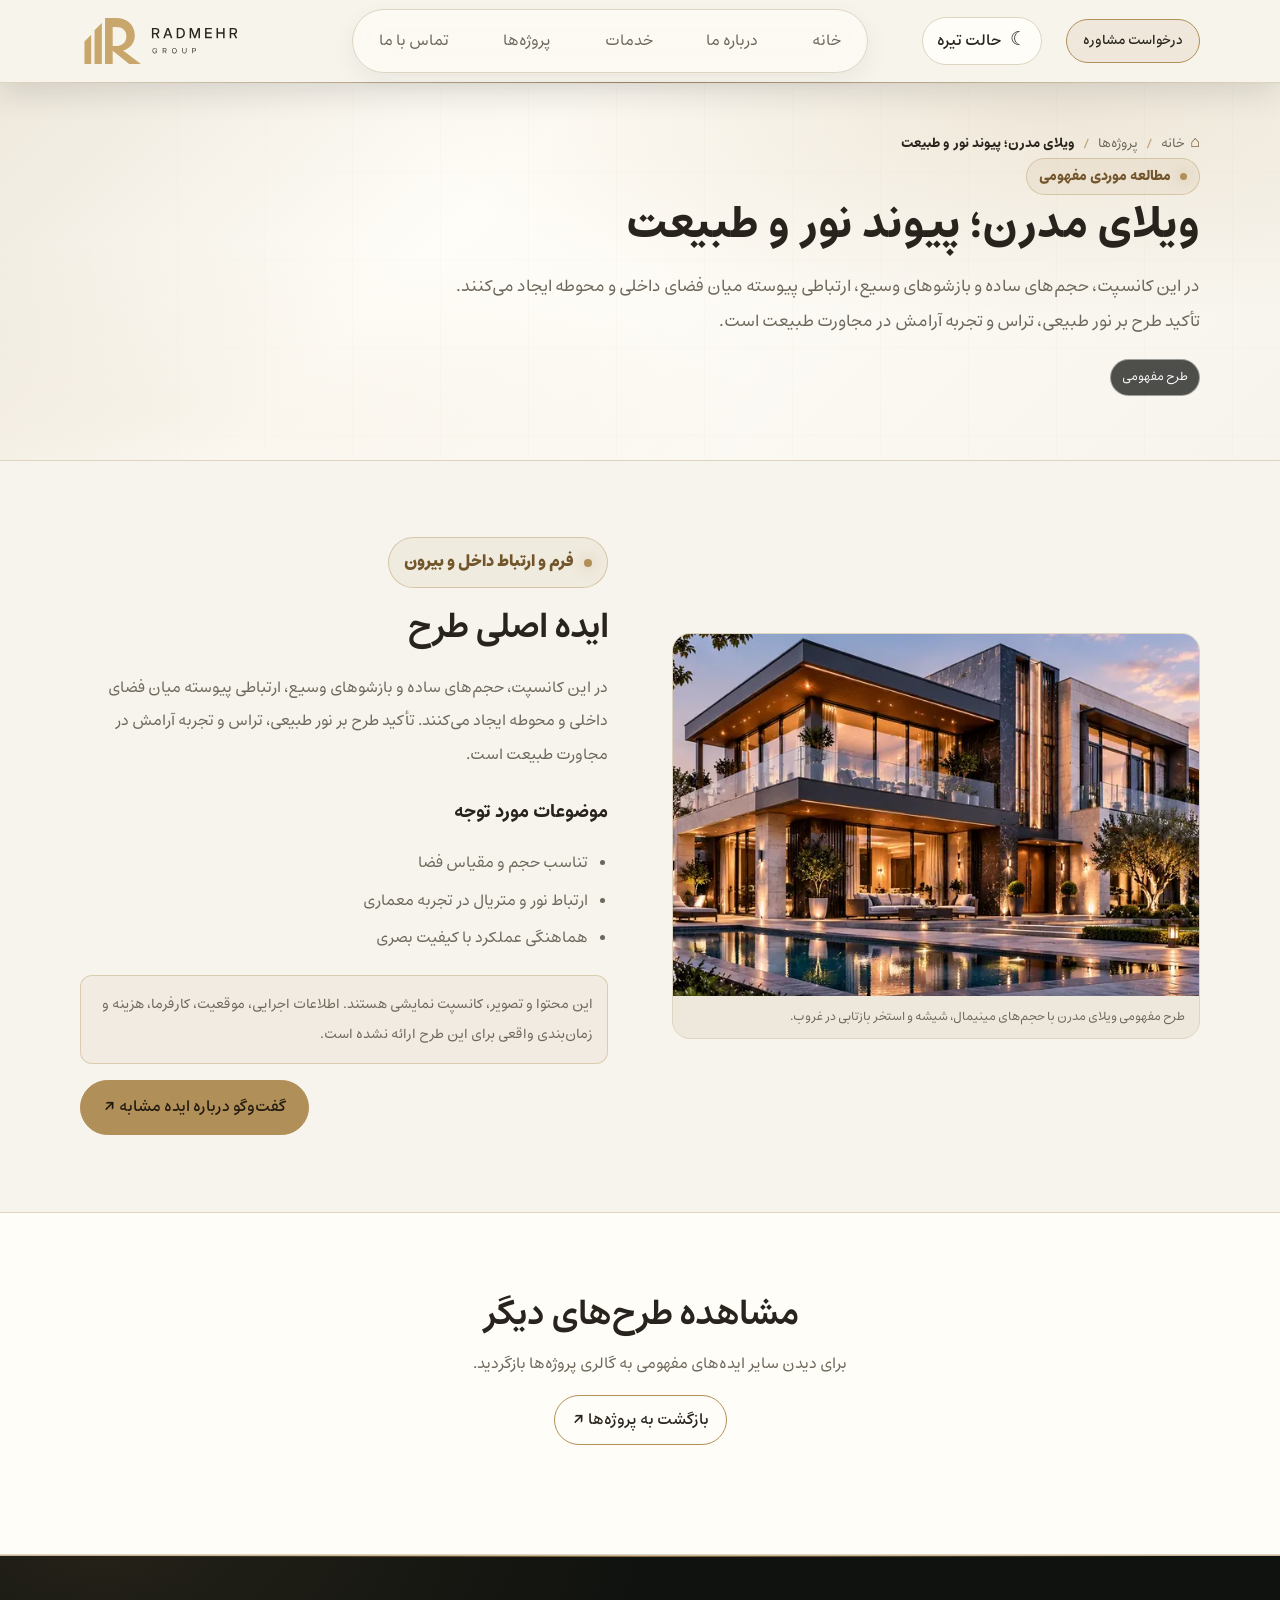
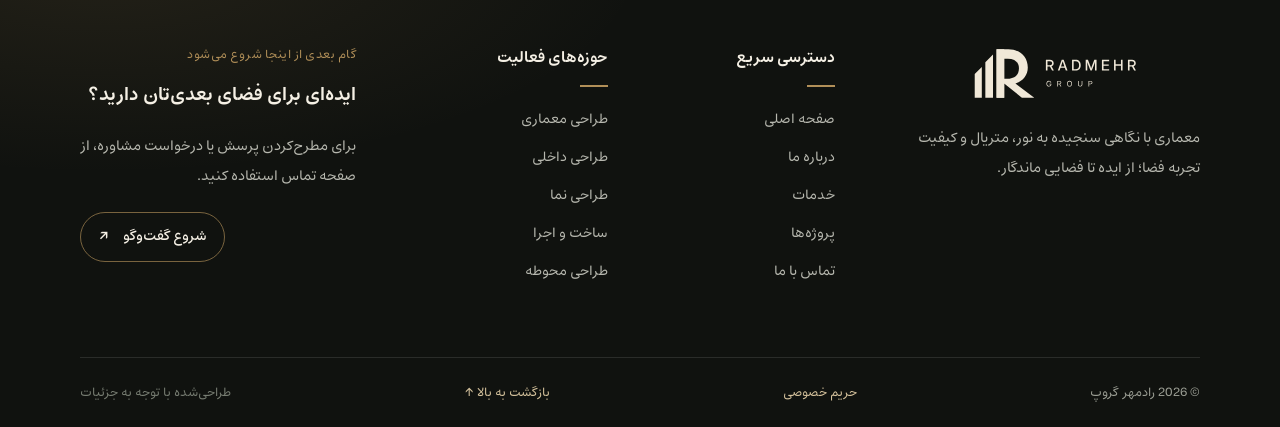
<file: html/project-villa.html>
<!DOCTYPE html>

<html data-theme="dark" dir="rtl" lang="fa">
<head>
<meta charset="utf-8"/>
<meta content="width=device-width, initial-scale=1" name="viewport"/>
<link as="font" crossorigin="" href="../font/Estedad.woff2" rel="preload" type="font/woff2"/>
<title>ویلای مدرن؛ پیوند نور و طبیعت | پروژه مفهومی رادمهر گروپ</title>
<meta name="description" content="طرح مفهومی ویلای مدرن با حجم‌های ساده، بازشوهای وسیع، نور طبیعی و ارتباط پیوسته میان فضای داخلی و محوطه."/>
<meta content="#111310" name="theme-color"/>
<meta content="fa_IR" property="og:locale"/>
<meta content="website" property="og:type"/>
<meta content="ویلای مدرن؛ پیوند نور و طبیعت | پروژه مفهومی رادمهر گروپ" property="og:title"/>
<meta content="در این کانسپت، حجم‌های ساده و بازشوهای وسیع، ارتباطی پیوسته میان فضای داخلی و محوطه ایجاد می‌کنند. تأکید طرح بر نور طبیعی، تراس و تجربه آرامش در مجاورت طبیعت است. این صفحه یک مطالعه موردی مفهومی از رویکرد معماری رادمهر گروپ است." property="og:description"/>
<link href="../images/favicon.svg" rel="icon" type="image/svg+xml"/>
<link href="https://farahnazasgharpour1-glitch.github.io/radmehr-group-portfolio/html/project-villa.html" rel="canonical">
<meta content="https://farahnazasgharpour1-glitch.github.io/radmehr-group-portfolio/html/project-villa.html" property="og:url"/>
<meta content="https://farahnazasgharpour1-glitch.github.io/radmehr-group-portfolio/images/radmehr-project-villa-960.webp" property="og:image"/>
<meta content="summary_large_image" name="twitter:card"/>
<script>
(() => {
  const root = document.documentElement;
  let theme = "dark";
  try {
    const saved = localStorage.getItem("radmehr-theme");
    theme = saved === "light" || saved === "dark"
      ? saved
      : (window.matchMedia("(prefers-color-scheme: light)").matches ? "light" : "dark");
  } catch (_) {
    // Keep a stable dark theme when storage or matchMedia is unavailable.
  }
  root.dataset.theme = theme;
  root.style.colorScheme = theme;
})();
</script>
<link href="../css/style.css" rel="stylesheet"/>
<link href="../css/site-pages.css" rel="stylesheet">
<meta content="index,follow,max-image-preview:large" name="robots"/></head>
<body id="top">
<a class="skip-link" href="#main-content">رفتن به محتوای اصلی</a>
<header class="site-header">
<div class="container">
<a aria-label="رادمهر گروپ، صفحه اصلی" class="brand" href="../#home">
<img alt="رادمهر گروپ" data-dark-src="../images/radmehr-logo-horizontal-gold.svg" data-light-src="../images/radmehr-logo-horizontal-dark.svg" height="100" src="../images/radmehr-logo-horizontal-gold.svg" width="390"/>
</a>
<nav aria-label="منوی اصلی" class="main-nav" id="main-nav">
<ul>
<li><a href="../#home">خانه</a></li>
<li><a href="about.html">درباره ما</a></li>
<li><a href="services.html">خدمات</a></li>
<li><a href="projects.html">پروژه‌ها</a></li>
<li><a href="contact.html">تماس با ما</a></li>
</ul>
</nav>
<a class="header-cta" href="contact.html">درخواست مشاوره</a>
<button aria-label="تغییر به حالت روشن" class="theme-toggle" id="theme-toggle" type="button">
<span aria-hidden="true" class="theme-toggle__icon">☼</span><span id="theme-toggle-label">حالت روشن</span>
</button>
<button aria-controls="main-nav" aria-expanded="false" aria-label="باز کردن منو" class="nav-toggle" id="nav-toggle" type="button">
<span class="nav-toggle__line"></span><span class="nav-toggle__line"></span><span class="nav-toggle__line"></span>
</button>
</div>
</header>
<main id="main-content">
<section class="page-hero"><div class="container"><nav aria-label="مسیر صفحه" class="breadcrumbs"><ol><li><a href="../">خانه</a></li><li><a href="projects.html">پروژه‌ها</a></li><li aria-current="page">ویلای مدرن؛ پیوند نور و طبیعت</li></ol></nav><p class="page-kicker">مطالعه موردی مفهومی</p><h1>ویلای مدرن؛ پیوند نور و طبیعت</h1><p class="page-lead">در این کانسپت، حجم‌های ساده و بازشوهای وسیع، ارتباطی پیوسته میان فضای داخلی و محوطه ایجاد می‌کنند. تأکید طرح بر نور طبیعی، تراس و تجربه آرامش در مجاورت طبیعت است.</p><span class="concept-label concept-label--static">طرح مفهومی</span></div></section><section class="content-section"><div class="container project-detail-layout"><figure class="media-frame project-detail-image"><img alt="طرح مفهومی ویلای مدرن با حجم‌های مینیمال، شیشه و استخر بازتابی در غروب." decoding="async" fetchpriority="high" height="900" sizes="(max-width: 760px) 100vw, (max-width: 1100px) 50vw, 560px" src="../images/radmehr-project-villa.webp" srcset="../images/radmehr-project-villa-640.webp 640w, ../images/radmehr-project-villa-960.webp 960w, ../images/radmehr-project-villa.webp 1200w" width="1200"/><figcaption>طرح مفهومی ویلای مدرن با حجم‌های مینیمال، شیشه و استخر بازتابی در غروب.</figcaption></figure><div class="project-detail-copy"><p class="section-heading__eyebrow">فرم و ارتباط داخل و بیرون</p><h2>ایده اصلی طرح</h2><p>در این کانسپت، حجم‌های ساده و بازشوهای وسیع، ارتباطی پیوسته میان فضای داخلی و محوطه ایجاد می‌کنند. تأکید طرح بر نور طبیعی، تراس و تجربه آرامش در مجاورت طبیعت است.</p><h3>موضوعات مورد توجه</h3><ul class="check-list"><li>تناسب حجم و مقیاس فضا</li><li>ارتباط نور و متریال در تجربه معماری</li><li>هماهنگی عملکرد با کیفیت بصری</li></ul><p class="project-detail-disclaimer">این محتوا و تصویر، کانسپت نمایشی هستند. اطلاعات اجرایی، موقعیت، کارفرما، هزینه و زمان‌بندی واقعی برای این طرح ارائه نشده است.</p><a class="contact__button" href="contact.html">گفت‌وگو درباره ایده مشابه ↗</a></div></div></section><section class="content-section content-section--soft"><div class="container"><div class="section-heading"><h2>مشاهده طرح‌های دیگر</h2><p>برای دیدن سایر ایده‌های مفهومی به گالری پروژه‌ها بازگردید.</p><a class="outline-link" href="projects.html">بازگشت به پروژه‌ها ↗</a></div></div></section>
</main>
<footer aria-label="پاورقی سایت" class="site-footer">
<div class="container site-footer__main">
<div class="site-footer__brand">
<a aria-label="رادمهر گروپ، صفحه اصلی" class="site-footer__logo" href="../#home"><img alt="رادمهر گروپ" decoding="async" height="67" loading="lazy" src="../images/radmehr-logo-horizontal-light.svg" width="260"/></a>
<p>معماری با نگاهی سنجیده به نور، متریال و کیفیت تجربه فضا؛ از ایده تا فضایی ماندگار.</p>
</div>
<div class="site-footer__column"><h2>دسترسی سریع</h2><a href="../#home">صفحه اصلی</a><a href="about.html">درباره ما</a><a href="services.html">خدمات</a><a href="projects.html">پروژه‌ها</a><a href="contact.html">تماس با ما</a></div>
<div class="site-footer__column"><h2>حوزه‌های فعالیت</h2><a href="services.html#architecture">طراحی معماری</a><a href="services.html#interior">طراحی داخلی</a><a href="services.html#facade">طراحی نما</a><a href="services.html#construction">ساخت و اجرا</a><a href="services.html#landscape">طراحی محوطه</a></div>
<div class="site-footer__contact"><p class="site-footer__eyebrow">گام بعدی از اینجا شروع می‌شود</p><h2>ایده‌ای برای فضای بعدی‌تان دارید؟</h2><p>برای مطرح‌کردن پرسش یا درخواست مشاوره، از صفحه تماس استفاده کنید.</p><a class="site-footer__cta" href="contact.html">شروع گفت‌وگو <span aria-hidden="true">↗</span></a></div>
</div>
<div class="container site-footer__bottom"><p>© <span id="footer-year">2026</span> رادمهر گروپ</p><a href="privacy.html">حریم خصوصی</a><a data-scroll-top="" href="#top">بازگشت به بالا ↑</a><span class="site-footer__signature">طراحی‌شده با توجه به جزئیات</span></div>
</footer>
<script defer="" src="../js/main.js"></script>
<script defer="" src="../js/site-pages.js"></script>
</body>
</html>
</file>
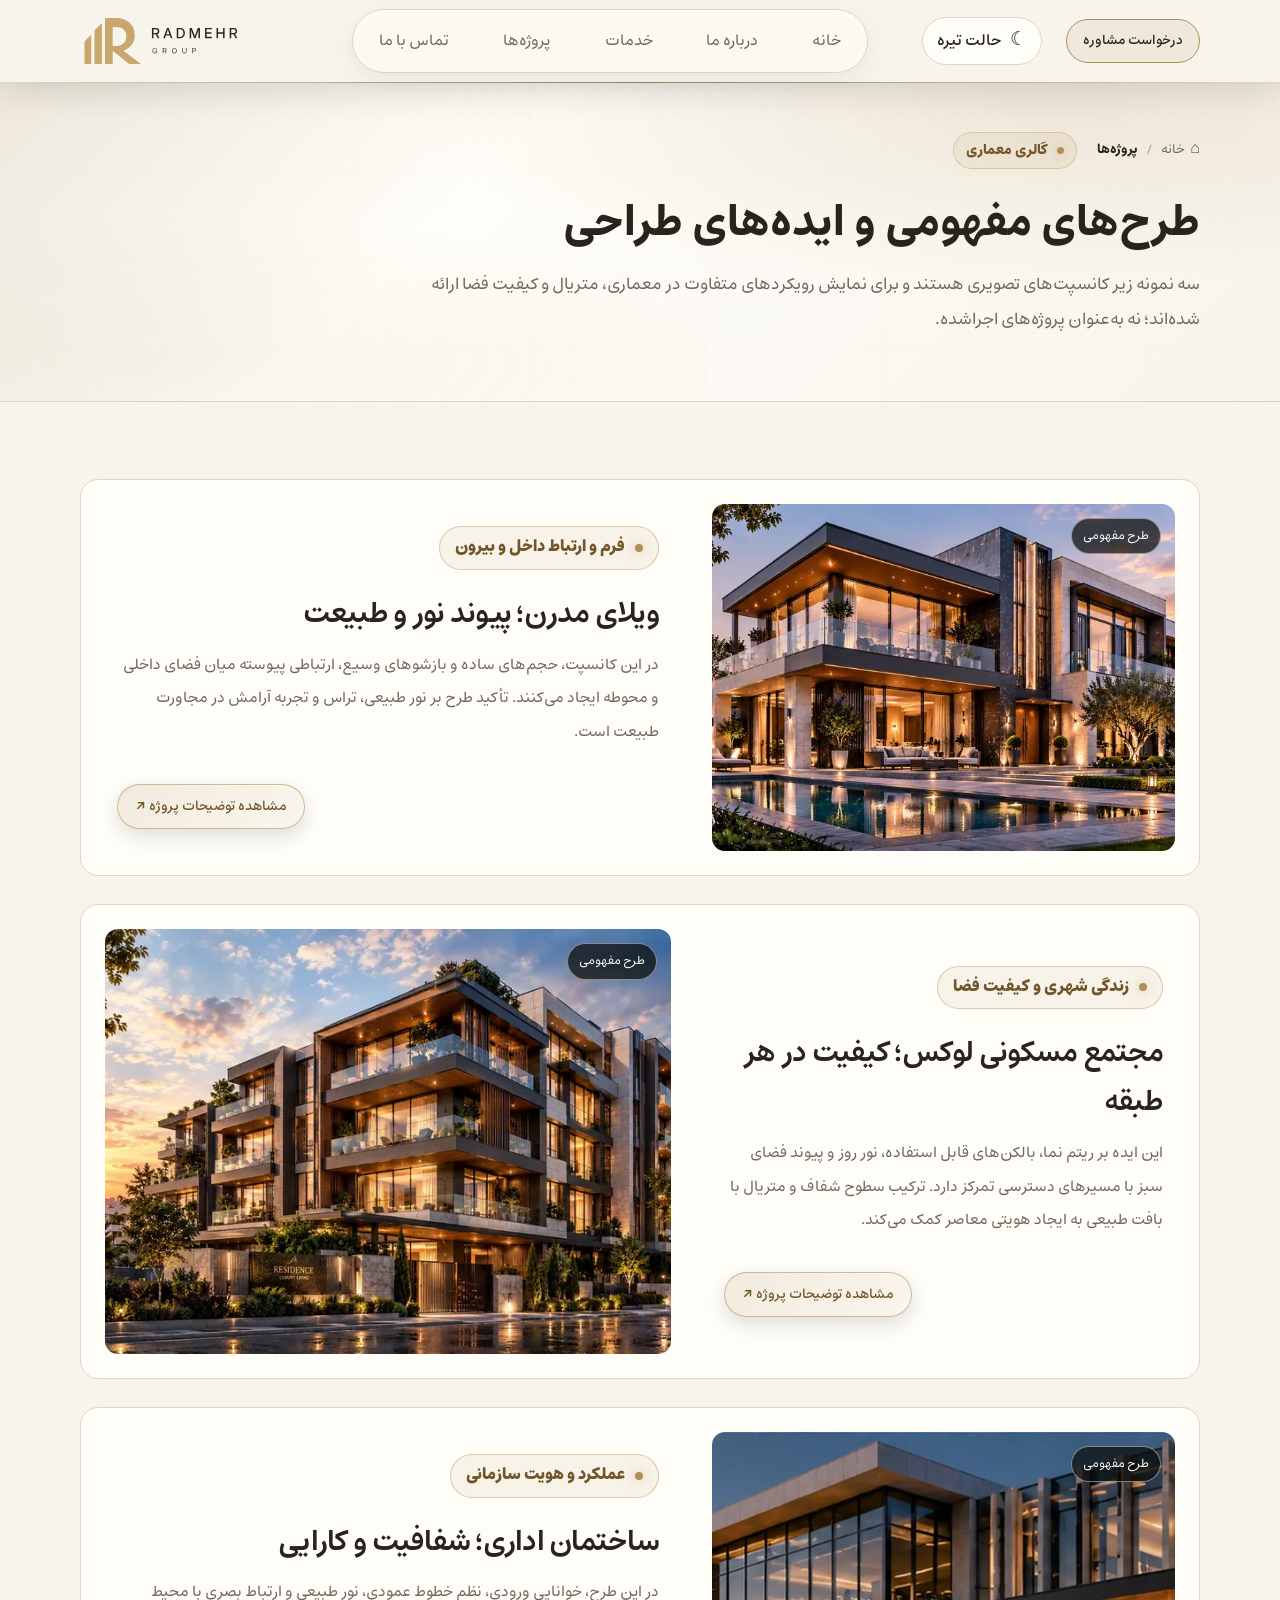
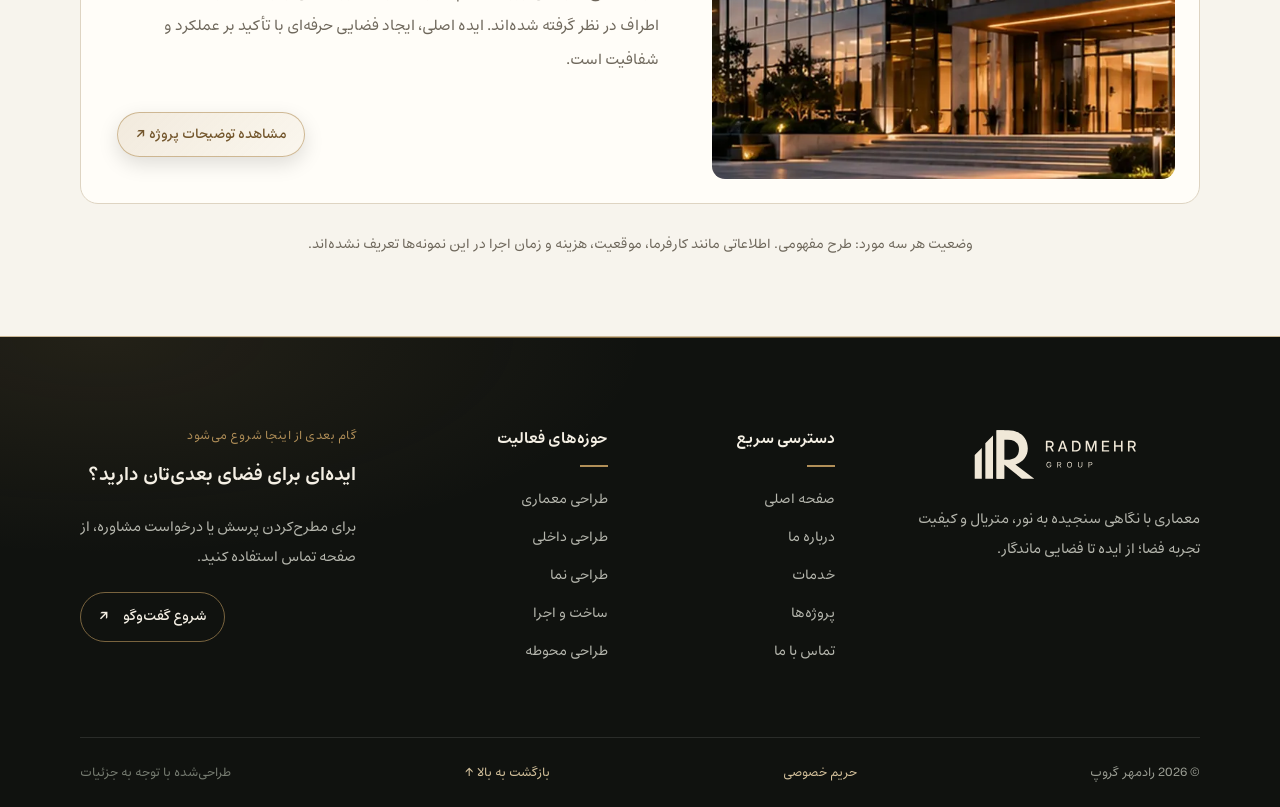
<file: html/projects.html>
<!DOCTYPE html>

<html data-theme="dark" dir="rtl" lang="fa">
<head>
<meta charset="utf-8"/>
<meta content="width=device-width, initial-scale=1" name="viewport"/>
<link as="font" crossorigin="" href="../font/Estedad.woff2" rel="preload" type="font/woff2"/>
<title>پروژه‌های مفهومی رادمهر گروپ | گالری معماری</title>
<meta content="مشاهده سه طرح مفهومی شامل ویلای مدرن، مجتمع مسکونی لوکس و ساختمان اداری مدرن همراه با شرح ایده‌های طراحی." name="description"/>
<meta content="#111310" name="theme-color"/>
<meta content="fa_IR" property="og:locale"/>
<meta content="website" property="og:type"/>
<meta content="پروژه‌های مفهومی رادمهر گروپ | گالری معماری" property="og:title"/>
<meta content="مشاهده سه طرح مفهومی شامل ویلای مدرن، مجتمع مسکونی لوکس و ساختمان اداری مدرن همراه با شرح ایده‌های طراحی." property="og:description"/>
<link href="../images/favicon.svg" rel="icon" type="image/svg+xml"/>
<link href="https://farahnazasgharpour1-glitch.github.io/radmehr-group-portfolio/html/projects.html" rel="canonical">
<meta content="https://farahnazasgharpour1-glitch.github.io/radmehr-group-portfolio/html/projects.html" property="og:url"/>
<meta content="https://farahnazasgharpour1-glitch.github.io/radmehr-group-portfolio/images/radmehr-project-villa-960.webp" property="og:image"/>
<meta content="summary_large_image" name="twitter:card"/>
<script>
(() => {
  const root = document.documentElement;
  let theme = "dark";
  try {
    const saved = localStorage.getItem("radmehr-theme");
    theme = saved === "light" || saved === "dark"
      ? saved
      : (window.matchMedia("(prefers-color-scheme: light)").matches ? "light" : "dark");
  } catch (_) {
    // Keep a stable dark theme when storage or matchMedia is unavailable.
  }
  root.dataset.theme = theme;
  root.style.colorScheme = theme;
})();
</script>
<link href="../css/style.css" rel="stylesheet"/>
<link href="../css/site-pages.css" rel="stylesheet">
<meta content="index,follow,max-image-preview:large" name="robots"/></head>
<body id="top">
<a class="skip-link" href="#main-content">رفتن به محتوای اصلی</a>
<header class="site-header">
<div class="container">
<a aria-label="رادمهر گروپ، صفحه اصلی" class="brand" href="../#home">
<img alt="رادمهر گروپ" data-dark-src="../images/radmehr-logo-horizontal-gold.svg" data-light-src="../images/radmehr-logo-horizontal-dark.svg" height="100" src="../images/radmehr-logo-horizontal-gold.svg" width="390"/>
</a>
<nav aria-label="منوی اصلی" class="main-nav" id="main-nav">
<ul>
<li><a href="../#home">خانه</a></li>
<li><a href="about.html">درباره ما</a></li>
<li><a href="services.html">خدمات</a></li>
<li><a href="projects.html">پروژه‌ها</a></li>
<li><a href="contact.html">تماس با ما</a></li>
</ul>
</nav>
<a class="header-cta" href="contact.html">درخواست مشاوره</a>
<button aria-label="تغییر به حالت روشن" class="theme-toggle" id="theme-toggle" type="button">
<span aria-hidden="true" class="theme-toggle__icon">☼</span><span id="theme-toggle-label">حالت روشن</span>
</button>
<button aria-controls="main-nav" aria-expanded="false" aria-label="باز کردن منو" class="nav-toggle" id="nav-toggle" type="button">
<span class="nav-toggle__line"></span><span class="nav-toggle__line"></span><span class="nav-toggle__line"></span>
</button>
</div>
</header>
<main id="main-content">
<section class="page-hero"><div class="container"><div class="page-hero__meta"><nav aria-label="مسیر صفحه" class="breadcrumbs"><ol><li><a href="../">خانه</a></li><li aria-current="page">پروژه‌ها</li></ol></nav><p class="page-kicker">گالری معماری</p></div><h1>طرح‌های مفهومی و ایده‌های طراحی</h1><p class="page-lead">سه نمونه زیر کانسپت‌های تصویری هستند و برای نمایش رویکردهای متفاوت در معماری، متریال و کیفیت فضا ارائه شده‌اند؛ نه به‌عنوان پروژه‌های اجراشده.</p></div></section><section class="content-section"><div class="container"><div class="project-list"><article class="project-list-card"><a class="project-list-card__image" href="project-villa.html"><img alt="طرح مفهومی ویلای مدرن با حجم‌های مینیمال، شیشه و استخر بازتابی در غروب." decoding="async" height="900" loading="lazy" sizes="(max-width: 760px) 100vw, (max-width: 1100px) 50vw, 560px" src="../images/radmehr-project-villa.webp" srcset="../images/radmehr-project-villa-640.webp 640w, ../images/radmehr-project-villa-960.webp 960w, ../images/radmehr-project-villa.webp 1200w" width="1200"/><span class="concept-label">طرح مفهومی</span></a><div class="project-list-card__copy"><p class="section-heading__eyebrow">فرم و ارتباط داخل و بیرون</p><h2><a href="project-villa.html">ویلای مدرن؛ پیوند نور و طبیعت</a></h2><p>در این کانسپت، حجم‌های ساده و بازشوهای وسیع، ارتباطی پیوسته میان فضای داخلی و محوطه ایجاد می‌کنند. تأکید طرح بر نور طبیعی، تراس و تجربه آرامش در مجاورت طبیعت است.</p><a class="text-link" href="project-villa.html">مشاهده توضیحات پروژه ↗</a></div></article><article class="project-list-card"><a class="project-list-card__image" href="project-residential.html"><img alt="طرح مفهومی مجتمع مسکونی چندطبقه با بالکن‌های عریض و نورپردازی گرم." decoding="async" height="900" loading="lazy" sizes="(max-width: 760px) 100vw, (max-width: 1100px) 50vw, 560px" src="../images/radmehr-project-residential.webp" srcset="../images/radmehr-project-residential-640.webp 640w, ../images/radmehr-project-residential-960.webp 960w, ../images/radmehr-project-residential.webp 1200w" width="1200"/><span class="concept-label">طرح مفهومی</span></a><div class="project-list-card__copy"><p class="section-heading__eyebrow">زندگی شهری و کیفیت فضا</p><h2><a href="project-residential.html">مجتمع مسکونی لوکس؛ کیفیت در هر طبقه</a></h2><p>این ایده بر ریتم نما، بالکن‌های قابل استفاده، نور روز و پیوند فضای سبز با مسیرهای دسترسی تمرکز دارد. ترکیب سطوح شفاف و متریال با بافت طبیعی به ایجاد هویتی معاصر کمک می‌کند.</p><a class="text-link" href="project-residential.html">مشاهده توضیحات پروژه ↗</a></div></article><article class="project-list-card"><a class="project-list-card__image" href="project-office.html"><img alt="طرح مفهومی ساختمان اداری مدرن با نمای شیشه‌ای و نورپردازی محوطه." decoding="async" height="900" loading="lazy" sizes="(max-width: 760px) 100vw, (max-width: 1100px) 50vw, 560px" src="../images/radmehr-project-office.webp" srcset="../images/radmehr-project-office-640.webp 640w, ../images/radmehr-project-office-960.webp 960w, ../images/radmehr-project-office.webp 1200w" width="1200"/><span class="concept-label">طرح مفهومی</span></a><div class="project-list-card__copy"><p class="section-heading__eyebrow">عملکرد و هویت سازمانی</p><h2><a href="project-office.html">ساختمان اداری؛ شفافیت و کارایی</a></h2><p>در این طرح، خوانایی ورودی، نظم خطوط عمودی، نور طبیعی و ارتباط بصری با محیط اطراف در نظر گرفته شده‌اند. ایده اصلی، ایجاد فضایی حرفه‌ای با تأکید بر عملکرد و شفافیت است.</p><a class="text-link" href="project-office.html">مشاهده توضیحات پروژه ↗</a></div></article></div><p class="projects-note">وضعیت هر سه مورد: طرح مفهومی. اطلاعاتی مانند کارفرما، موقعیت، هزینه و زمان اجرا در این نمونه‌ها تعریف نشده‌اند.</p></div></section>
</main>
<footer aria-label="پاورقی سایت" class="site-footer">
<div class="container site-footer__main">
<div class="site-footer__brand">
<a aria-label="رادمهر گروپ، صفحه اصلی" class="site-footer__logo" href="../#home"><img alt="رادمهر گروپ" decoding="async" height="67" loading="lazy" src="../images/radmehr-logo-horizontal-light.svg" width="260"/></a>
<p>معماری با نگاهی سنجیده به نور، متریال و کیفیت تجربه فضا؛ از ایده تا فضایی ماندگار.</p>
</div>
<div class="site-footer__column"><h2>دسترسی سریع</h2><a href="../#home">صفحه اصلی</a><a href="about.html">درباره ما</a><a href="services.html">خدمات</a><a href="projects.html">پروژه‌ها</a><a href="contact.html">تماس با ما</a></div>
<div class="site-footer__column"><h2>حوزه‌های فعالیت</h2><a href="services.html#architecture">طراحی معماری</a><a href="services.html#interior">طراحی داخلی</a><a href="services.html#facade">طراحی نما</a><a href="services.html#construction">ساخت و اجرا</a><a href="services.html#landscape">طراحی محوطه</a></div>
<div class="site-footer__contact"><p class="site-footer__eyebrow">گام بعدی از اینجا شروع می‌شود</p><h2>ایده‌ای برای فضای بعدی‌تان دارید؟</h2><p>برای مطرح‌کردن پرسش یا درخواست مشاوره، از صفحه تماس استفاده کنید.</p><a class="site-footer__cta" href="contact.html">شروع گفت‌وگو <span aria-hidden="true">↗</span></a></div>
</div>
<div class="container site-footer__bottom"><p>© <span id="footer-year">2026</span> رادمهر گروپ</p><a href="privacy.html">حریم خصوصی</a><a data-scroll-top="" href="#top">بازگشت به بالا ↑</a><span class="site-footer__signature">طراحی‌شده با توجه به جزئیات</span></div>
</footer>
<script defer="" src="../js/main.js"></script>
<script defer="" src="../js/site-pages.js"></script>
</body>
</html>
</file>
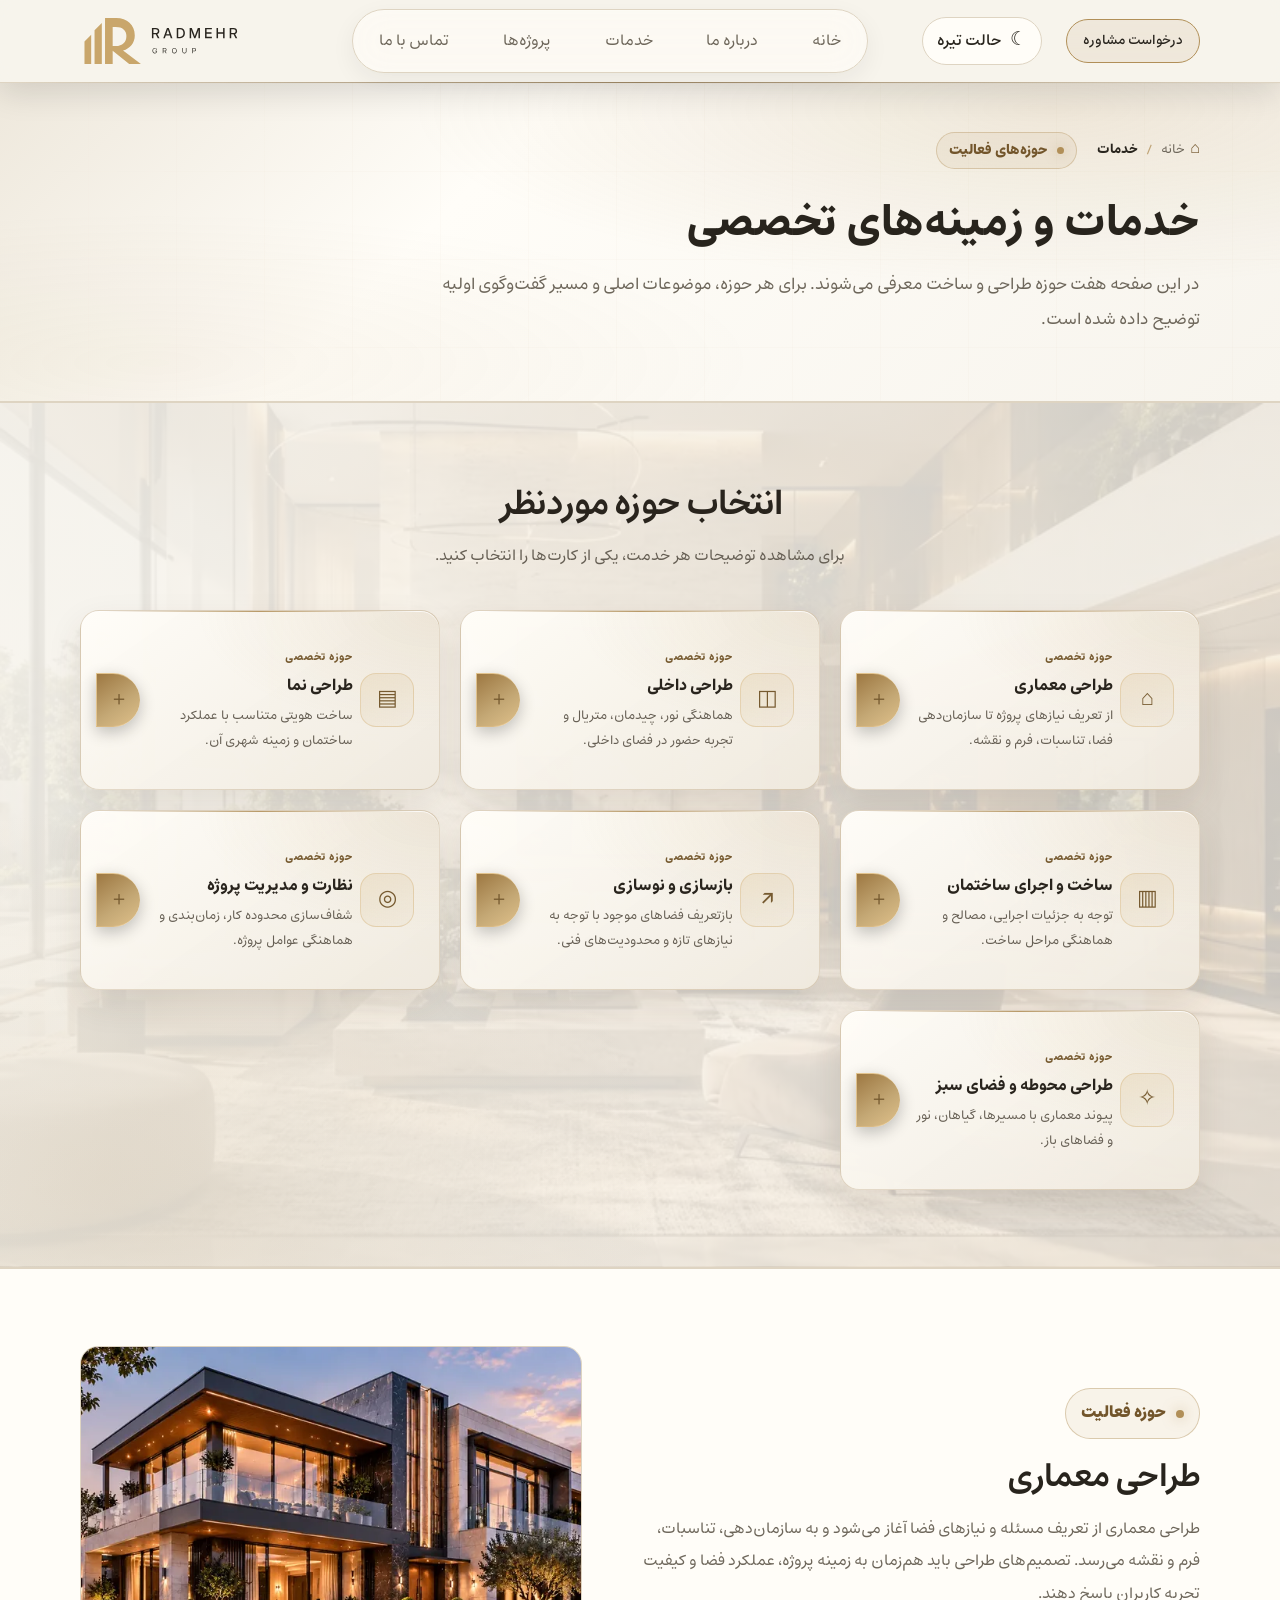
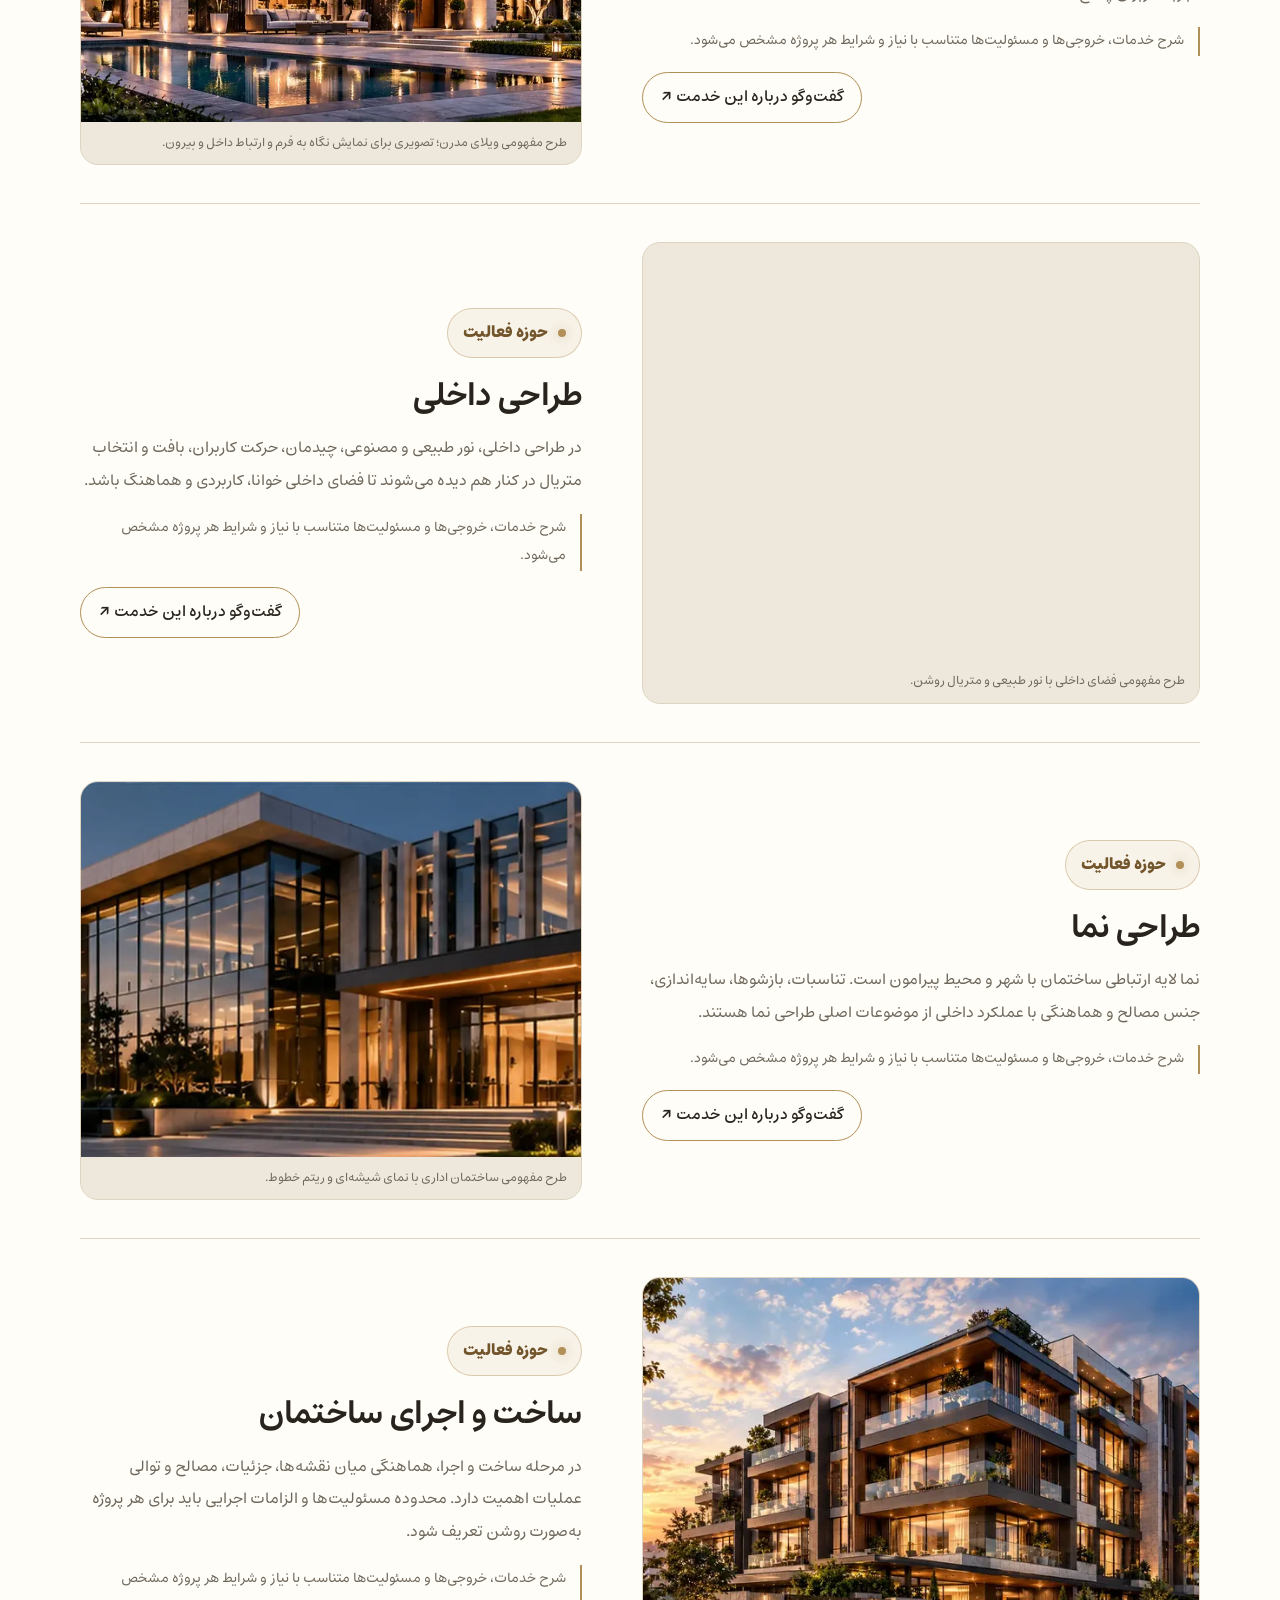
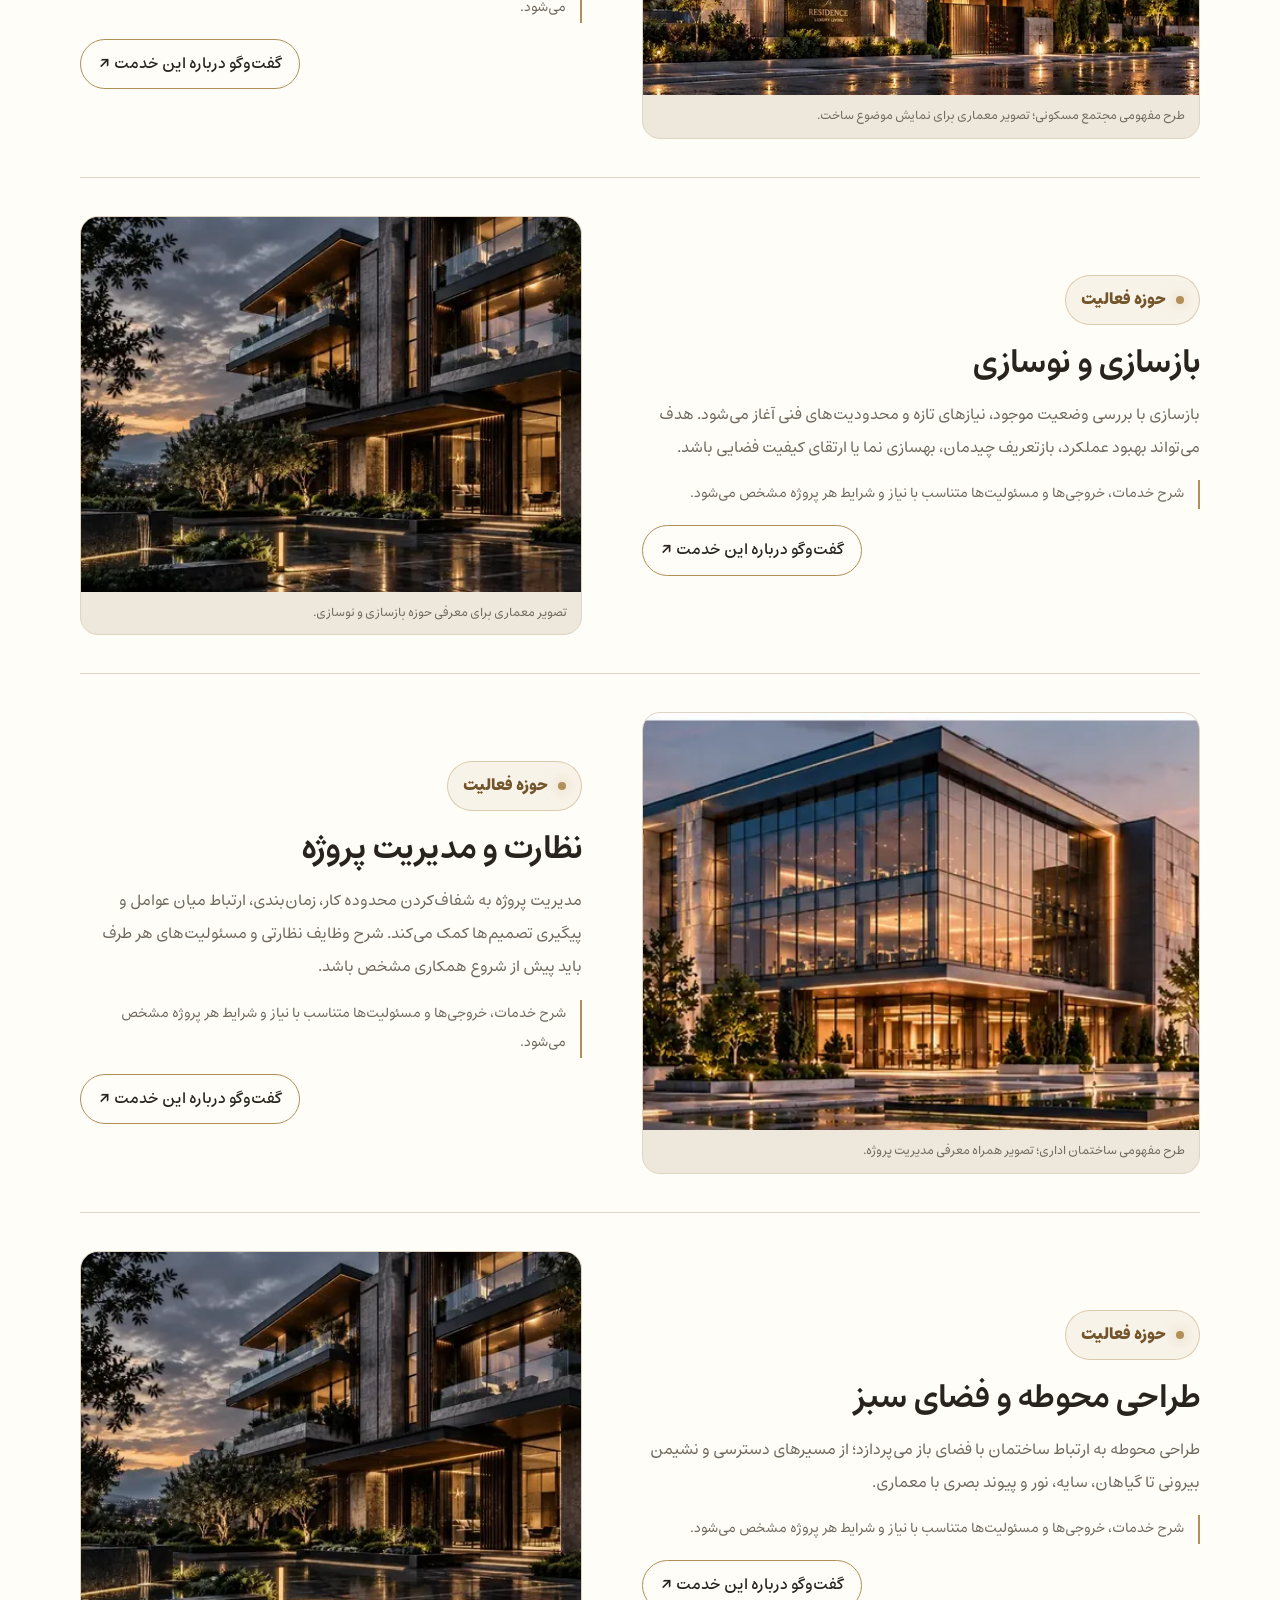
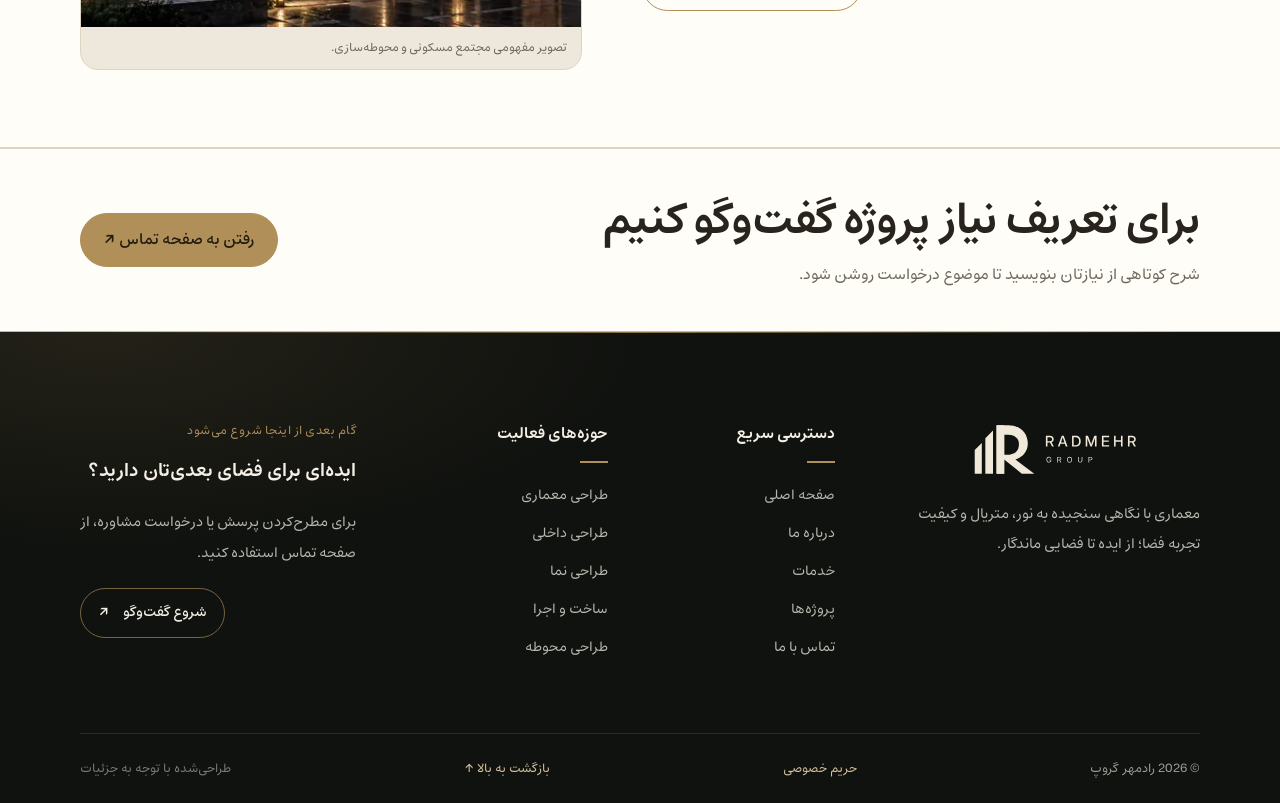
<file: html/services.html>
<!DOCTYPE html>

<html data-theme="dark" dir="rtl" lang="fa">
<head>
<meta charset="utf-8"/>
<meta content="width=device-width, initial-scale=1" name="viewport"/>
<link as="font" crossorigin="" href="../font/Estedad.woff2" rel="preload" type="font/woff2"/>
<title>خدمات رادمهر گروپ | معماری، طراحی داخلی و ساخت</title>
<meta content="معرفی هفت حوزه فعالیت شامل طراحی معماری، طراحی داخلی، طراحی نما، ساخت، بازسازی، مدیریت پروژه و طراحی محوطه." name="description"/>
<meta content="#111310" name="theme-color"/>
<meta content="fa_IR" property="og:locale"/>
<meta content="website" property="og:type"/>
<meta content="خدمات رادمهر گروپ | معماری، طراحی داخلی و ساخت" property="og:title"/>
<meta content="معرفی هفت حوزه فعالیت شامل طراحی معماری، طراحی داخلی، طراحی نما، ساخت، بازسازی، مدیریت پروژه و طراحی محوطه." property="og:description"/>
<link href="../images/favicon.svg" rel="icon" type="image/svg+xml"/>
<link href="https://farahnazasgharpour1-glitch.github.io/radmehr-group-portfolio/html/services.html" rel="canonical"/>
<meta content="https://farahnazasgharpour1-glitch.github.io/radmehr-group-portfolio/html/services.html" property="og:url"/>
<meta content="https://farahnazasgharpour1-glitch.github.io/radmehr-group-portfolio/images/radmehr-concept-interior-960.webp" property="og:image"/>
<meta content="summary_large_image" name="twitter:card"/>
<script>
(() => {
  const root = document.documentElement;
  let theme = "dark";
  try {
    const saved = localStorage.getItem("radmehr-theme");
    theme = saved === "light" || saved === "dark"
      ? saved
      : (window.matchMedia("(prefers-color-scheme: light)").matches ? "light" : "dark");
  } catch (_) {
    // Keep a stable dark theme when storage or matchMedia is unavailable.
  }
  root.dataset.theme = theme;
  root.style.colorScheme = theme;
})();
</script>
<link href="../css/style.css" rel="stylesheet">
<link href="../css/site-pages.css" rel="stylesheet"/>
<meta content="index,follow,max-image-preview:large" name="robots"/></head>
<body id="top">
<a class="skip-link" href="#main-content">رفتن به محتوای اصلی</a>
<header class="site-header">
<div class="container">
<a aria-label="رادمهر گروپ، صفحه اصلی" class="brand" href="../#home">
<img alt="رادمهر گروپ" data-dark-src="../images/radmehr-logo-horizontal-gold.svg" data-light-src="../images/radmehr-logo-horizontal-dark.svg" height="100" src="../images/radmehr-logo-horizontal-gold.svg" width="390"/>
</a>
<nav aria-label="منوی اصلی" class="main-nav" id="main-nav">
<ul>
<li><a href="../#home">خانه</a></li>
<li><a href="about.html">درباره ما</a></li>
<li><a href="services.html">خدمات</a></li>
<li><a href="projects.html">پروژه‌ها</a></li>
<li><a href="contact.html">تماس با ما</a></li>
</ul>
</nav>
<a class="header-cta" href="contact.html">درخواست مشاوره</a>
<button aria-label="تغییر به حالت روشن" class="theme-toggle" id="theme-toggle" type="button">
<span aria-hidden="true" class="theme-toggle__icon">☼</span><span id="theme-toggle-label">حالت روشن</span>
</button>
<button aria-controls="main-nav" aria-expanded="false" aria-label="باز کردن منو" class="nav-toggle" id="nav-toggle" type="button">
<span class="nav-toggle__line"></span><span class="nav-toggle__line"></span><span class="nav-toggle__line"></span>
</button>
</div>
</header>
<main id="main-content">
<section class="page-hero"><div class="container"><div class="page-hero__meta"><nav aria-label="مسیر صفحه" class="breadcrumbs"><ol><li><a href="../">خانه</a></li><li aria-current="page">خدمات</li></ol></nav><p class="page-kicker">حوزه‌های فعالیت</p></div><h1>خدمات و زمینه‌های تخصصی</h1><p class="page-lead">در این صفحه هفت حوزه طراحی و ساخت معرفی می‌شوند. برای هر حوزه، موضوعات اصلی و مسیر گفت‌وگوی اولیه توضیح داده شده است.</p></div></section><section class="content-section home-services services-picker"><div class="container"><div class="section-heading"><h2>انتخاب حوزه موردنظر</h2><p>برای مشاهده توضیحات هر خدمت، یکی از کارت‌ها را انتخاب کنید.</p></div><div class="service-grid service-grid--accordion">
<details class="service-accordion" id="service-card-architecture">
<summary aria-controls="service-panel-architecture" class="service-accordion__summary">
<span aria-hidden="true" class="service-accordion__symbol">⌂</span>
<span class="service-accordion__heading">
<span class="service-accordion__eyebrow">حوزه تخصصی</span>
<strong>طراحی معماری</strong>
<span class="service-accordion__teaser">از تعریف نیازهای پروژه تا سازمان‌دهی فضا، تناسبات، فرم و نقشه.</span>
</span>
<span aria-hidden="true" class="service-accordion__toggle">＋</span>
</summary>
<div class="service-accordion__panel" id="service-panel-architecture">
<div class="service-accordion__panel-inner">
<p>طراحی معماری از شناخت مسئله و نیازهای کاربران آغاز می‌شود. در این مسیر، زمینه پروژه، عملکرد فضا، نور، مقیاس و کیفیت تجربه کاربران در کنار هم بررسی می‌شوند تا ایده به یک راه‌حل منسجم و قابل توسعه تبدیل شود.</p>
<a class="service-accordion__link" href="#service-details-architecture">مشاهده شرح کامل خدمت <span aria-hidden="true">↗</span></a>
</div>
</div>
</details>
<details class="service-accordion" id="service-card-interior">
<summary aria-controls="service-panel-interior" class="service-accordion__summary">
<span aria-hidden="true" class="service-accordion__symbol">◫</span>
<span class="service-accordion__heading">
<span class="service-accordion__eyebrow">حوزه تخصصی</span>
<strong>طراحی داخلی</strong>
<span class="service-accordion__teaser">هماهنگی نور، چیدمان، متریال و تجربه حضور در فضای داخلی.</span>
</span>
<span aria-hidden="true" class="service-accordion__toggle">＋</span>
</summary>
<div class="service-accordion__panel" id="service-panel-interior">
<div class="service-accordion__panel-inner">
<p>در طراحی داخلی، نور طبیعی و مصنوعی، حرکت کاربران، چیدمان، بافت و انتخاب متریال هم‌زمان دیده می‌شوند. هدف، ساختن فضایی خوانا، کاربردی و هماهنگ با هویت معماری و نیازهای روزمره است.</p>
<a class="service-accordion__link" href="#service-details-interior">مشاهده شرح کامل خدمت <span aria-hidden="true">↗</span></a>
</div>
</div>
</details>
<details class="service-accordion" id="service-card-facade">
<summary aria-controls="service-panel-facade" class="service-accordion__summary">
<span aria-hidden="true" class="service-accordion__symbol">▤</span>
<span class="service-accordion__heading">
<span class="service-accordion__eyebrow">حوزه تخصصی</span>
<strong>طراحی نما</strong>
<span class="service-accordion__teaser">ساخت هویتی متناسب با عملکرد ساختمان و زمینه شهری آن.</span>
</span>
<span aria-hidden="true" class="service-accordion__toggle">＋</span>
</summary>
<div class="service-accordion__panel" id="service-panel-facade">
<div class="service-accordion__panel-inner">
<p>نما لایه ارتباطی ساختمان با شهر و محیط پیرامون است. تناسبات، بازشوها، سایه‌اندازی، جنس مصالح و هماهنگی با عملکرد داخلی از موضوعات اصلی این حوزه هستند.</p>
<a class="service-accordion__link" href="#service-details-facade">مشاهده شرح کامل خدمت <span aria-hidden="true">↗</span></a>
</div>
</div>
</details>
<details class="service-accordion" id="service-card-construction">
<summary aria-controls="service-panel-construction" class="service-accordion__summary">
<span aria-hidden="true" class="service-accordion__symbol">▥</span>
<span class="service-accordion__heading">
<span class="service-accordion__eyebrow">حوزه تخصصی</span>
<strong>ساخت و اجرای ساختمان</strong>
<span class="service-accordion__teaser">توجه به جزئیات اجرایی، مصالح و هماهنگی مراحل ساخت.</span>
</span>
<span aria-hidden="true" class="service-accordion__toggle">＋</span>
</summary>
<div class="service-accordion__panel" id="service-panel-construction">
<div class="service-accordion__panel-inner">
<p>در مرحله ساخت و اجرا، هماهنگی میان نقشه‌ها، جزئیات، مصالح و توالی عملیات اهمیت دارد. محدوده مسئولیت‌ها، کیفیت مورد انتظار و الزامات اجرایی باید برای هر پروژه به‌صورت روشن تعریف شوند.</p>
<a class="service-accordion__link" href="#service-details-construction">مشاهده شرح کامل خدمت <span aria-hidden="true">↗</span></a>
</div>
</div>
</details>
<details class="service-accordion" id="service-card-renovation">
<summary aria-controls="service-panel-renovation" class="service-accordion__summary">
<span aria-hidden="true" class="service-accordion__symbol">↗</span>
<span class="service-accordion__heading">
<span class="service-accordion__eyebrow">حوزه تخصصی</span>
<strong>بازسازی و نوسازی</strong>
<span class="service-accordion__teaser">بازتعریف فضاهای موجود با توجه به نیازهای تازه و محدودیت‌های فنی.</span>
</span>
<span aria-hidden="true" class="service-accordion__toggle">＋</span>
</summary>
<div class="service-accordion__panel" id="service-panel-renovation">
<div class="service-accordion__panel-inner">
<p>بازسازی با بررسی وضعیت موجود، نیازهای تازه و محدودیت‌های فنی آغاز می‌شود. هدف می‌تواند بهبود عملکرد، بازتعریف چیدمان، بهسازی نما یا ارتقای کیفیت فضایی باشد.</p>
<a class="service-accordion__link" href="#service-details-renovation">مشاهده شرح کامل خدمت <span aria-hidden="true">↗</span></a>
</div>
</div>
</details>
<details class="service-accordion" id="service-card-management">
<summary aria-controls="service-panel-management" class="service-accordion__summary">
<span aria-hidden="true" class="service-accordion__symbol">◎</span>
<span class="service-accordion__heading">
<span class="service-accordion__eyebrow">حوزه تخصصی</span>
<strong>نظارت و مدیریت پروژه</strong>
<span class="service-accordion__teaser">شفاف‌سازی محدوده کار، زمان‌بندی و هماهنگی عوامل پروژه.</span>
</span>
<span aria-hidden="true" class="service-accordion__toggle">＋</span>
</summary>
<div class="service-accordion__panel" id="service-panel-management">
<div class="service-accordion__panel-inner">
<p>مدیریت پروژه به شفاف‌کردن محدوده کار، زمان‌بندی، ارتباط میان عوامل و پیگیری تصمیم‌ها کمک می‌کند. شرح وظایف نظارتی و مسئولیت‌های هر طرف باید پیش از شروع همکاری مشخص باشد.</p>
<a class="service-accordion__link" href="#service-details-management">مشاهده شرح کامل خدمت <span aria-hidden="true">↗</span></a>
</div>
</div>
</details>
<details class="service-accordion" id="service-card-landscape">
<summary aria-controls="service-panel-landscape" class="service-accordion__summary">
<span aria-hidden="true" class="service-accordion__symbol">✧</span>
<span class="service-accordion__heading">
<span class="service-accordion__eyebrow">حوزه تخصصی</span>
<strong>طراحی محوطه و فضای سبز</strong>
<span class="service-accordion__teaser">پیوند معماری با مسیرها، گیاهان، نور و فضاهای باز.</span>
</span>
<span aria-hidden="true" class="service-accordion__toggle">＋</span>
</summary>
<div class="service-accordion__panel" id="service-panel-landscape">
<div class="service-accordion__panel-inner">
<p>طراحی محوطه به ارتباط ساختمان با فضای باز می‌پردازد؛ از مسیرهای دسترسی و نشیمن بیرونی تا گیاهان، سایه، نور و پیوند بصری با معماری.</p>
<a class="service-accordion__link" href="#service-details-landscape">مشاهده شرح کامل خدمت <span aria-hidden="true">↗</span></a>
</div>
</div>
</details>
</div></div></section><section class="content-section content-section--soft"><div class="container service-detail-list"><article aria-labelledby="architecture-title" class="service-detail" id="service-details-architecture"><span aria-hidden="true" class="service-anchor-alias" id="architecture"></span><div class="service-detail__copy"><p class="section-heading__eyebrow">حوزه فعالیت</p><h2 id="architecture-title">طراحی معماری</h2><p>طراحی معماری از تعریف مسئله و نیازهای فضا آغاز می‌شود و به سازمان‌دهی، تناسبات، فرم و نقشه می‌رسد. تصمیم‌های طراحی باید هم‌زمان به زمینه پروژه، عملکرد فضا و کیفیت تجربه کاربران پاسخ دهند.</p><p class="service-detail__note">شرح خدمات، خروجی‌ها و مسئولیت‌ها متناسب با نیاز و شرایط هر پروژه مشخص می‌شود.</p><a class="outline-link" href="contact.html">گفت‌وگو درباره این خدمت ↗</a></div><figure class="media-frame"><img alt="طرح مفهومی ویلای مدرن؛ تصویری برای نمایش نگاه به فرم و ارتباط داخل و بیرون." decoding="async" height="900" loading="lazy" sizes="(max-width: 760px) 100vw, (max-width: 1100px) 50vw, 560px" src="../images/radmehr-project-villa.webp" srcset="../images/radmehr-project-villa-640.webp 640w, ../images/radmehr-project-villa-960.webp 960w, ../images/radmehr-project-villa.webp 1200w" width="1200"/><figcaption>طرح مفهومی ویلای مدرن؛ تصویری برای نمایش نگاه به فرم و ارتباط داخل و بیرون.</figcaption></figure></article><article aria-labelledby="interior-title" class="service-detail" id="service-details-interior"><span aria-hidden="true" class="service-anchor-alias" id="interior"></span><div class="service-detail__copy"><p class="section-heading__eyebrow">حوزه فعالیت</p><h2 id="interior-title">طراحی داخلی</h2><p>در طراحی داخلی، نور طبیعی و مصنوعی، چیدمان، حرکت کاربران، بافت و انتخاب متریال در کنار هم دیده می‌شوند تا فضای داخلی خوانا، کاربردی و هماهنگ باشد.</p><p class="service-detail__note">شرح خدمات، خروجی‌ها و مسئولیت‌ها متناسب با نیاز و شرایط هر پروژه مشخص می‌شود.</p><a class="outline-link" href="contact.html">گفت‌وگو درباره این خدمت ↗</a></div><figure class="media-frame"><img alt="طرح مفهومی فضای داخلی با نور طبیعی و متریال روشن." decoding="async" height="788" loading="lazy" sizes="(max-width: 760px) 100vw, (max-width: 1100px) 50vw, 560px" src="../images/radmehr-concept-interior.webp" srcset="../images/radmehr-concept-interior-640.webp 640w, ../images/radmehr-concept-interior-960.webp 960w, ../images/radmehr-concept-interior-1280.webp 1280w, ../images/radmehr-concept-interior.webp 1400w" width="1400"/><figcaption>طرح مفهومی فضای داخلی با نور طبیعی و متریال روشن.</figcaption></figure></article><article aria-labelledby="facade-title" class="service-detail" id="service-details-facade"><span aria-hidden="true" class="service-anchor-alias" id="facade"></span><div class="service-detail__copy"><p class="section-heading__eyebrow">حوزه فعالیت</p><h2 id="facade-title">طراحی نما</h2><p>نما لایه ارتباطی ساختمان با شهر و محیط پیرامون است. تناسبات، بازشوها، سایه‌اندازی، جنس مصالح و هماهنگی با عملکرد داخلی از موضوعات اصلی طراحی نما هستند.</p><p class="service-detail__note">شرح خدمات، خروجی‌ها و مسئولیت‌ها متناسب با نیاز و شرایط هر پروژه مشخص می‌شود.</p><a class="outline-link" href="contact.html">گفت‌وگو درباره این خدمت ↗</a></div><figure class="media-frame"><img alt="طرح مفهومی ساختمان اداری با نمای شیشه‌ای و ریتم خطوط." decoding="async" height="900" loading="lazy" sizes="(max-width: 760px) 100vw, (max-width: 1100px) 50vw, 560px" src="../images/radmehr-project-office.webp" srcset="../images/radmehr-project-office-640.webp 640w, ../images/radmehr-project-office-960.webp 960w, ../images/radmehr-project-office.webp 1200w" width="1200"/><figcaption>طرح مفهومی ساختمان اداری با نمای شیشه‌ای و ریتم خطوط.</figcaption></figure></article><article aria-labelledby="construction-title" class="service-detail" id="service-details-construction"><span aria-hidden="true" class="service-anchor-alias" id="construction"></span><div class="service-detail__copy"><p class="section-heading__eyebrow">حوزه فعالیت</p><h2 id="construction-title">ساخت و اجرای ساختمان</h2><p>در مرحله ساخت و اجرا، هماهنگی میان نقشه‌ها، جزئیات، مصالح و توالی عملیات اهمیت دارد. محدوده مسئولیت‌ها و الزامات اجرایی باید برای هر پروژه به‌صورت روشن تعریف شود.</p><p class="service-detail__note">شرح خدمات، خروجی‌ها و مسئولیت‌ها متناسب با نیاز و شرایط هر پروژه مشخص می‌شود.</p><a class="outline-link" href="contact.html">گفت‌وگو درباره این خدمت ↗</a></div><figure class="media-frame"><img alt="طرح مفهومی مجتمع مسکونی؛ تصویر معماری برای نمایش موضوع ساخت." decoding="async" height="900" loading="lazy" sizes="(max-width: 760px) 100vw, (max-width: 1100px) 50vw, 560px" src="../images/radmehr-project-residential.webp" srcset="../images/radmehr-project-residential-640.webp 640w, ../images/radmehr-project-residential-960.webp 960w, ../images/radmehr-project-residential.webp 1200w" width="1200"/><figcaption>طرح مفهومی مجتمع مسکونی؛ تصویر معماری برای نمایش موضوع ساخت.</figcaption></figure></article><article aria-labelledby="renovation-title" class="service-detail" id="service-details-renovation"><span aria-hidden="true" class="service-anchor-alias" id="renovation"></span><div class="service-detail__copy"><p class="section-heading__eyebrow">حوزه فعالیت</p><h2 id="renovation-title">بازسازی و نوسازی</h2><p>بازسازی با بررسی وضعیت موجود، نیازهای تازه و محدودیت‌های فنی آغاز می‌شود. هدف می‌تواند بهبود عملکرد، بازتعریف چیدمان، بهسازی نما یا ارتقای کیفیت فضایی باشد.</p><p class="service-detail__note">شرح خدمات، خروجی‌ها و مسئولیت‌ها متناسب با نیاز و شرایط هر پروژه مشخص می‌شود.</p><a class="outline-link" href="contact.html">گفت‌وگو درباره این خدمت ↗</a></div><figure class="media-frame"><img alt="تصویر معماری برای معرفی حوزه بازسازی و نوسازی." decoding="async" height="941" loading="lazy" sizes="(max-width: 760px) 100vw, (max-width: 1100px) 50vw, 560px" src="../images/contact-architecture-960.webp" srcset="../images/contact-architecture-640.webp 640w, ../images/contact-architecture-960.webp 960w, ../images/contact-architecture-1280.webp 1280w, ../images/contact-architecture.webp 1672w" width="1672"/><figcaption>تصویر معماری برای معرفی حوزه بازسازی و نوسازی.</figcaption></figure></article><article aria-labelledby="management-title" class="service-detail" id="service-details-management"><span aria-hidden="true" class="service-anchor-alias" id="management"></span><div class="service-detail__copy"><p class="section-heading__eyebrow">حوزه فعالیت</p><h2 id="management-title">نظارت و مدیریت پروژه</h2><p>مدیریت پروژه به شفاف‌کردن محدوده کار، زمان‌بندی، ارتباط میان عوامل و پیگیری تصمیم‌ها کمک می‌کند. شرح وظایف نظارتی و مسئولیت‌های هر طرف باید پیش از شروع همکاری مشخص باشد.</p><p class="service-detail__note">شرح خدمات، خروجی‌ها و مسئولیت‌ها متناسب با نیاز و شرایط هر پروژه مشخص می‌شود.</p><a class="outline-link" href="contact.html">گفت‌وگو درباره این خدمت ↗</a></div><figure class="media-frame"><img alt="طرح مفهومی ساختمان اداری؛ تصویر همراه معرفی مدیریت پروژه." decoding="async" height="675" loading="lazy" sizes="(max-width: 760px) 100vw, (max-width: 1100px) 50vw, 560px" src="../images/radmehr-concept-office.webp" srcset="../images/radmehr-concept-office-640.webp 640w, ../images/radmehr-concept-office-960.webp 960w, ../images/radmehr-concept-office.webp 1200w" width="1200"/><figcaption>طرح مفهومی ساختمان اداری؛ تصویر همراه معرفی مدیریت پروژه.</figcaption></figure></article><article aria-labelledby="landscape-title" class="service-detail" id="service-details-landscape"><span aria-hidden="true" class="service-anchor-alias" id="landscape"></span><div class="service-detail__copy"><p class="section-heading__eyebrow">حوزه فعالیت</p><h2 id="landscape-title">طراحی محوطه و فضای سبز</h2><p>طراحی محوطه به ارتباط ساختمان با فضای باز می‌پردازد؛ از مسیرهای دسترسی و نشیمن بیرونی تا گیاهان، سایه، نور و پیوند بصری با معماری.</p><p class="service-detail__note">شرح خدمات، خروجی‌ها و مسئولیت‌ها متناسب با نیاز و شرایط هر پروژه مشخص می‌شود.</p><a class="outline-link" href="contact.html">گفت‌وگو درباره این خدمت ↗</a></div><figure class="media-frame"><img alt="تصویر مفهومی مجتمع مسکونی و محوطه‌سازی." decoding="async" height="900" loading="lazy" sizes="(max-width: 760px) 100vw, (max-width: 1100px) 50vw, 560px" src="../images/radmehr-luxury-residential.webp" srcset="../images/radmehr-luxury-residential-640.webp 640w, ../images/radmehr-luxury-residential-960.webp 960w, ../images/radmehr-luxury-residential-1280.webp 1280w, ../images/radmehr-luxury-residential.webp 1600w" width="1600"/><figcaption>تصویر مفهومی مجتمع مسکونی و محوطه‌سازی.</figcaption></figure></article></div></section><section class="page-cta"><div class="container"><div><h2>برای تعریف نیاز پروژه گفت‌وگو کنیم</h2><p>شرح کوتاهی از نیازتان بنویسید تا موضوع درخواست روشن شود.</p></div><a class="contact__button" href="contact.html">رفتن به صفحه تماس ↗</a></div></section>
</main>
<footer aria-label="پاورقی سایت" class="site-footer">
<div class="container site-footer__main">
<div class="site-footer__brand">
<a aria-label="رادمهر گروپ، صفحه اصلی" class="site-footer__logo" href="../#home"><img alt="رادمهر گروپ" decoding="async" height="67" loading="lazy" src="../images/radmehr-logo-horizontal-light.svg" width="260"/></a>
<p>معماری با نگاهی سنجیده به نور، متریال و کیفیت تجربه فضا؛ از ایده تا فضایی ماندگار.</p>
</div>
<div class="site-footer__column"><h2>دسترسی سریع</h2><a href="../#home">صفحه اصلی</a><a href="about.html">درباره ما</a><a href="services.html">خدمات</a><a href="projects.html">پروژه‌ها</a><a href="contact.html">تماس با ما</a></div>
<div class="site-footer__column"><h2>حوزه‌های فعالیت</h2><a href="services.html#architecture">طراحی معماری</a><a href="services.html#interior">طراحی داخلی</a><a href="services.html#facade">طراحی نما</a><a href="services.html#construction">ساخت و اجرا</a><a href="services.html#landscape">طراحی محوطه</a></div>
<div class="site-footer__contact"><p class="site-footer__eyebrow">گام بعدی از اینجا شروع می‌شود</p><h2>ایده‌ای برای فضای بعدی‌تان دارید؟</h2><p>برای مطرح‌کردن پرسش یا درخواست مشاوره، از صفحه تماس استفاده کنید.</p><a class="site-footer__cta" href="contact.html">شروع گفت‌وگو <span aria-hidden="true">↗</span></a></div>
</div>
<div class="container site-footer__bottom"><p>© <span id="footer-year">2026</span> رادمهر گروپ</p><a href="privacy.html">حریم خصوصی</a><a data-scroll-top="" href="#top">بازگشت به بالا ↑</a><span class="site-footer__signature">طراحی‌شده با توجه به جزئیات</span></div>
</footer>
<script defer="" src="../js/main.js"></script>
<script defer="" src="../js/site-pages.js"></script>
<script defer="" src="../js/service-cards.js"></script>
</body>
</html>
</file>
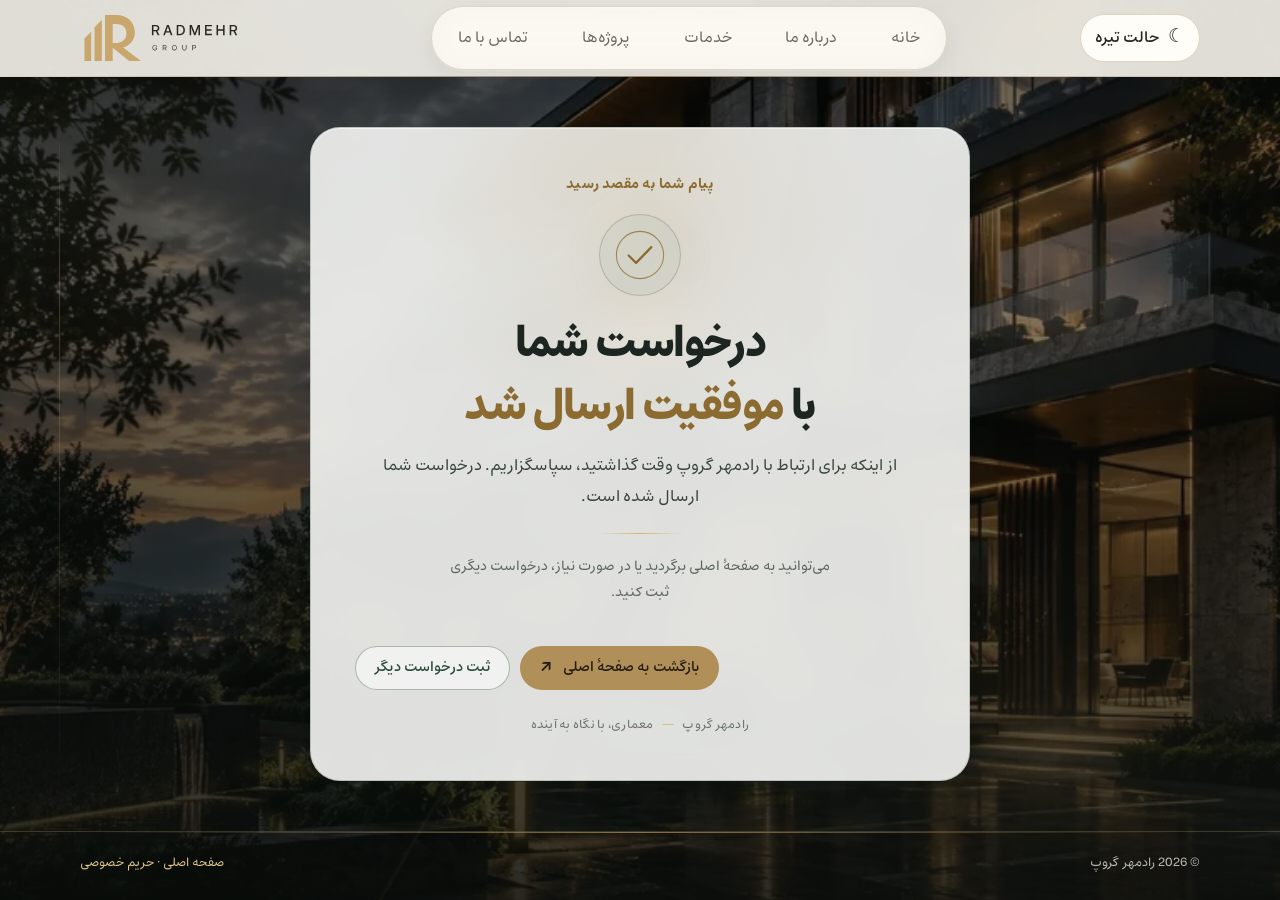
<file: html/thank-you.html>
<!DOCTYPE html>

<html data-theme="dark" dir="rtl" lang="fa">
<head>
<meta charset="utf-8"/>
<meta content="width=device-width, initial-scale=1" name="viewport"/>
<link as="font" crossorigin="" href="../font/Estedad.woff2" rel="preload" type="font/woff2"/>
<meta content="#111310" name="theme-color"/>
<meta content="noindex,follow" name="robots"/>
<meta content="تأیید ارسال درخواست به رادمهر گروپ. از اینکه با ما تماس گرفتید سپاسگزاریم." name="description"/>
<title>درخواست شما ارسال شد | رادمهر گروپ</title>
<link as="image" fetchpriority="high" href="../images/contact-architecture-960.webp" rel="preload" type="image/webp"/>
<script>
(() => {
  const root = document.documentElement;
  let theme = "dark";
  try {
    const saved = localStorage.getItem("radmehr-theme");
    theme = saved === "light" || saved === "dark"
      ? saved
      : (window.matchMedia("(prefers-color-scheme: light)").matches ? "light" : "dark");
  } catch (_) {
    // Keep a stable dark theme when storage or matchMedia is unavailable.
  }
  root.dataset.theme = theme;
  root.style.colorScheme = theme;
})();
</script>
<link href="../css/style.css" rel="stylesheet">
<link href="../css/contact.css" rel="stylesheet"/>
<link href="../css/thank-you.css" rel="stylesheet"/>
<link href="../images/favicon.svg" rel="icon" type="image/svg+xml"/><meta content="fa_IR" property="og:locale"><meta content="website" property="og:type"/><meta content="درخواست شما ارسال شد | رادمهر گروپ" property="og:title"/><meta content="تأیید ارسال درخواست به رادمهر گروپ. از اینکه با ما تماس گرفتید سپاسگزاریم." property="og:description"/>

<meta content="https://farahnazasgharpour1-glitch.github.io/radmehr-group-portfolio/html/thank-you.html" property="og:url"/>
<meta content="https://farahnazasgharpour1-glitch.github.io/radmehr-group-portfolio/images/radmehr-luxury-residential-960.webp" property="og:image"/>
<meta content="summary_large_image" name="twitter:card"/>
</head>
<body class="contact-page-body thank-you-body">
<div aria-hidden="true" class="contact-backdrop">
<span class="contact-backdrop__glow contact-backdrop__glow--one"></span>
<span class="contact-backdrop__glow contact-backdrop__glow--two"></span>
<span class="contact-backdrop__line"></span>
</div>
<a class="skip-link" href="#main-content">رفتن به محتوای اصلی</a>
<header class="site-header contact-site-header">
<div class="container">
<a aria-label="رادمهر گروپ، صفحه اصلی" class="brand" href="../#home">
<img alt="رادمهر گروپ" data-dark-src="../images/radmehr-logo-horizontal-gold.svg" data-light-src="../images/radmehr-logo-horizontal-dark.svg" height="100" src="../images/radmehr-logo-horizontal-gold.svg" width="390"/>
</a>
<nav aria-label="منوی اصلی" class="main-nav" id="main-nav">
<ul>
<li><a href="../#home">خانه</a></li>
<li><a href="about.html">درباره ما</a></li>
<li><a href="services.html">خدمات</a></li>
<li><a href="projects.html">پروژه‌ها</a></li>
<li><a href="contact.html">تماس با ما</a></li>
</ul>
</nav>
<button aria-label="تغییر به حالت روشن" class="theme-toggle" id="theme-toggle" type="button">
<span aria-hidden="true" class="theme-toggle__icon">☼</span>
<span id="theme-toggle-label">حالت روشن</span>
</button>
<button aria-controls="main-nav" aria-expanded="false" aria-label="باز کردن منو" class="nav-toggle" id="nav-toggle" type="button">
<span class="nav-toggle__line"></span>
<span class="nav-toggle__line"></span>
<span class="nav-toggle__line"></span>
</button>
</div>
</header>
<main class="thank-you-main" id="main-content">
<section aria-labelledby="thank-you-title" class="thank-you-card contact-glass-panel">
<p class="thank-you-eyebrow" data-thank-you-item="">
        پیام شما به مقصد رسید
      </p>
<div aria-hidden="true" class="thank-you-mark" data-thank-you-mark="">
<svg fill="none" viewbox="0 0 64 64">
<circle class="thank-you-mark__ring" cx="32" cy="32" r="27"></circle>
<path class="thank-you-mark__check" d="m19 32.5 8.5 8.5L45 23"></path>
</svg>
</div>
<h1 data-thank-you-item="" id="thank-you-title">
        درخواست شما با
        <span class="thank-you-title__accent">موفقیت ارسال شد</span>
</h1>
<p class="thank-you-lead" data-thank-you-item="">
        از اینکه برای ارتباط با رادمهر گروپ وقت گذاشتید، سپاسگزاریم.
        درخواست شما ارسال شده است.
      </p>
<div aria-hidden="true" class="thank-you-rule"></div>
<p class="thank-you-next-step" data-thank-you-item="">
        می‌توانید به صفحهٔ اصلی برگردید یا در صورت نیاز، درخواست دیگری ثبت کنید.
      </p>
<div class="thank-you-actions" data-thank-you-item="">
<a class="contact-cta thank-you-action thank-you-action--primary" href="../">
<span>بازگشت به صفحهٔ اصلی</span>
<span aria-hidden="true" class="contact-cta__arrow">↗</span>
</a>
<a class="thank-you-action thank-you-action--secondary" href="contact.html">
          ثبت درخواست دیگر
        </a>
</div>
<p class="thank-you-footnote" data-thank-you-item="">
        رادمهر گروپ <span aria-hidden="true">—</span> معماری، با نگاه به آینده
      </p>
</section>
</main>
<footer class="site-footer contact-site-footer">
<div class="container contact-site-footer__inner"><p>© <span id="footer-year">2026</span> رادمهر گروپ</p><p><a href="../#home">صفحه اصلی</a> · <a href="privacy.html">حریم خصوصی</a></p></div>
</footer>
<script defer="" src="../js/main.js"></script>
</body>
</html>
</file>
<file: css/style.css>
@font-face {
  font-family: "Estedad";
  src: url("../font/Estedad.woff2") format("woff2");
  font-weight: 100 900;
  font-style: normal;
  font-display: swap;
}
/* =========================
   1. رنگ‌ها و متغیرهای سایت
========================= */

/* پالت اصلی: تم تیره */
:root {
  color-scheme: dark;

  --bg: #111310;
  --text: #f0eee8;
  --muted: #aeaFA6;

  --surface: #191d19;
  --surface-2: #222820;
  --border: #3a4035;

  /* طلایی شامپاینی */
  --accent: #c4a875;
  --accent-rgb: 196, 168, 117;
  --accent-hover: #d5b985;
  --accent-link: #d2b47a;
  --accent-ink: #191810;

  --header-bg: rgb(17 19 16 / 88%);
  --shadow: 0 18px 45px rgb(0 0 0 / 25%);

  --light-section: #ece7dc;
  --light-section-text: #20221d;
  --light-section-muted: #64675f;
}

/* تم روز: مدرن، معماری‌محور و لوکس */
html[data-theme="light"] {
  color-scheme: light;

  /* Warm ivory, charcoal and muted champagne — aligned with the dark theme. */
  --bg: #F7F4ED;
  --text: #28241D;
  --muted: #6D665A;

  --surface: #FFFDF8;
  --surface-2: #EEE8DC;
  --border: #DED4C2;

  --accent: #B18F58;
  --accent-rgb: 177, 143, 88;
  --accent-hover: #9A7845;
  --accent-link: #72552B;
  --accent-ink: #211A0F;

  --header-bg: rgb(247 244 237 / 90%);
  --shadow: 0 16px 40px rgb(48 38 20 / 9%);

  --light-section: #EEE8DC;
  --light-section-text: #28241D;
  --light-section-muted: #6D665A;
}

/* =========================
   2. تنظیمات پایه
========================= */

*,
*::before,
*::after {
  box-sizing: border-box;
}

html {
  scroll-behavior: smooth;
  scroll-padding-top: 100px;
}

body {
  margin: 0;
  font-family: "Estedad", Tahoma, Arial, sans-serif;
  font-synthesis: weight;
  font-size: 16px;
  line-height: 1.8;
  background: var(--bg);
  color: var(--text);
}

/* Form controls use the same type system instead of browser-default fonts. */
button, input, select, textarea {
  font: inherit;
}

/* Estedad is the unified typeface for body copy, headings and controls. */
h1, h2, h3, h4, h5, h6 {
  font-family: "Estedad", Tahoma, Arial, sans-serif;
}

/* دسترسی سریع صفحه‌کلید به محتوای اصلی */
.skip-link {
  position: absolute;
  top: 8px;
  inset-inline-start: 8px;
  z-index: 1000;

  padding: 10px 16px;
  border-radius: 999px;
  background: var(--accent);
  color: var(--accent-ink);
  font-weight: 700;

  transform: translateY(-160%);
}

.skip-link:focus {
  transform: translateY(0);
}

a {
  color: inherit;
  text-decoration: none;
  -webkit-tap-highlight-color: transparent;
}

button {
  font: inherit;
  -webkit-tap-highlight-color: transparent;
}

ul {
  margin: 0;
  padding: 0;
  list-style: none;
}

.container {
  width: min(1120px, calc(100% - 40px));
  margin-inline: auto;
}

/* =========================
   3. سربرگ و منوی سایت
========================= */

.site-header {
  position: sticky;
  top: 0;
  z-index: 100;

  background: var(--header-bg);
  border-bottom: 1px solid var(--border);

  -webkit-backdrop-filter: blur(22px) saturate(150%);
  backdrop-filter: blur(22px) saturate(150%);

  box-shadow: 0 10px 32px rgb(0 0 0 / 12%);

  transition:
    background-color 0.3s ease,
    border-color 0.3s ease;
}

.site-header::after {
  content: "";
  position: absolute;
  bottom: -1px;
  left: 20px;
  right: 20px;
  height: 1px;

  background: linear-gradient(
    90deg,
    transparent,
    var(--accent-link),
    transparent
  );

  opacity: 0.65;
  pointer-events: none;
}

.site-header .container {
  min-height: 82px;
  display: flex;
  align-items: center;
  justify-content: space-between;
  gap: 24px;
}

.logo {
  flex-shrink: 0;
  font-size: 1.15rem;
  font-weight: 800;
  letter-spacing: -0.03em;
}

.logo::first-letter {
  color: var(--accent-link);
}

.main-nav {
  flex: 1;
  min-width: 0;
}

.main-nav ul {
  display: flex;
  align-items: center;
  justify-content: center;
  flex-wrap: wrap;
  gap: clamp(12px, 2vw, 28px);

  width: fit-content;
  max-width: 100%;
  margin-inline: auto;
  padding: 8px 12px;

  /* مقدار اول، جایگزین برای مرورگرهای فاقد color-mix است. */
  background: var(--surface);
  background: color-mix(in srgb, var(--surface) 68%, transparent);

  border: 1px solid var(--border);
  border-radius: 999px;

  -webkit-backdrop-filter: blur(18px) saturate(145%);
  backdrop-filter: blur(18px) saturate(145%);

  box-shadow:
    inset 0 1px 0 rgb(255 255 255 / 8%),
    0 8px 24px rgb(0 0 0 / 6%);
}

.main-nav a {
  display: inline-block;
  padding: 8px 13px;
  border: 1px solid transparent;
  border-radius: 999px;
  color: var(--muted);

  transition:
    color 0.25s ease,
    background-color 0.25s ease,
    border-color 0.25s ease;
}

.main-nav a:hover {
  color: var(--accent-link);
  background: var(--surface-2);
  border-color: var(--border);
}

/* =========================
   4. دکمه تغییر تم
========================= */

.theme-toggle {
  flex-shrink: 0;
  display: inline-flex;
  align-items: center;
  justify-content: center;
  gap: 8px;

  padding: 9px 14px;
  border: 1px solid var(--border);
  border-radius: 999px;

  background: var(--surface);
  color: var(--text);
  cursor: pointer;
  white-space: nowrap;

  transition:
    background-color 0.25s ease,
    color 0.25s ease,
    border-color 0.25s ease,
    transform 0.2s ease;
}

.theme-toggle:hover {
  border-color: var(--accent-link);
  transform: translateY(-1px);
}

.theme-toggle__icon {
  font-size: 1.2rem;
  line-height: 1;
}

/* =========================
   5. استایل عمومی بخش‌ها
========================= */

section {
  padding-block: clamp(64px, 9vw, 110px);
}

section h2 {
  margin: 0 0 18px;
  font-size: clamp(1.7rem, 4vw, 2.8rem);
  font-weight: 700;
  line-height: 1.4;
  letter-spacing: -0.025em;
}

section p {
  max-width: 720px;
  margin-block: 0 16px;
  color: var(--muted);
}

/* =========================
   6. بخش‌های روشن و پروژه‌ها
========================= */

.about,
.contact {
  background: var(--light-section);
  color: var(--light-section-text);
}

.about p,
.contact p {
  color: var(--light-section-muted);
}

.projects {
  background: var(--surface);
  border-block: 1px solid var(--border);
}

/* =========================
   7. کارت تعاملی پروژه
========================= */

.project-card {
  position: relative;
  display: grid;
  grid-template-columns: minmax(0, 1fr) minmax(0, 0fr);
  column-gap: 0;
  align-items: center;

  width: min(100%, 1040px);
  margin: 32px auto;
  padding: 12px;

  background: linear-gradient(145deg, var(--surface-2), var(--surface));
  border: 1px solid var(--border);
  border-radius: 18px;
  overflow: hidden;
  box-shadow: var(--shadow);

  transition:
    grid-template-columns 0.8s ease,
    column-gap 0.8s ease,
    border-color 0.3s ease;
}

.project-card.is-open {
  grid-template-columns: minmax(0, 1.15fr) minmax(0, 0.85fr);
  column-gap: clamp(16px, 3vw, 32px);
  border-color: var(--accent-link);
}

.project-card > img {
  grid-column: 1;
  grid-row: 1;
  display: block;
  width: 100%;
  height: auto;
  aspect-ratio: 16 / 9;
  object-fit: cover;
  border-radius: 12px;
}

.project-card__content {
  grid-column: 2;
  grid-row: 1;
  direction: rtl;
  min-width: 0;
  max-height: 0;
  padding: 0;
  overflow: hidden;

  opacity: 0;
  visibility: hidden;
  transform: translateX(-12px);

  transition:
    opacity 0.35s ease,
    transform 0.55s ease,
    max-height 0.6s ease,
    padding 0.6s ease,
    visibility 0s linear 0.6s;
}

.project-card.is-open .project-card__content {
  max-height: 600px;
  padding: clamp(8px, 2vw, 24px);
  opacity: 1;
  visibility: visible;
  transform: translateX(0);

  transition:
    opacity 0.4s ease 0.2s,
    transform 0.55s ease,
    max-height 0.6s ease,
    padding 0.6s ease,
    visibility 0s;
}

.project-card__content > p:first-child {
  margin: 0 0 12px;
  color: var(--accent-link);
  font-size: 0.88rem;
}

.project-card__content h3 {
  margin: 0 0 16px;
  font-size: clamp(1.2rem, 2vw, 1.65rem);
  font-weight: 600;
  line-height: 1.5;
}

.project-card__content p:not(:first-child) {
  margin: 0 0 24px;
  color: var(--muted);
  line-height: 1.9;
}

.project-card__toggle {
  position: absolute;
  z-index: 2;

  display: inline-flex;
  align-items: center;
  justify-content: center;
  gap: 10px;

  min-height: 46px;
  padding: 10px 18px;
  border: 1px solid var(--accent);
  border-radius: 999px;
  background: rgb(17 19 16 / 82%);
  color: #f5f0e6;
  font: inherit;
  font-weight: 600;
  cursor: pointer;

  -webkit-backdrop-filter: blur(12px);
  backdrop-filter: blur(12px);

  transition:
    background-color 0.25s ease,
    border-color 0.25s ease,
    transform 0.25s ease;
}

.project-card__toggle:hover {
  background: rgb(17 19 16 / 94%);
  border-color: var(--accent-hover);
  transform: translateY(-2px);
}

.project-card__content a {
  display: inline-flex;
  align-items: center;
  justify-content: center;
  min-height: 44px;
  padding: 10px 16px;
  border: 1px solid var(--border);
  border-radius: 999px;
  color: var(--text);
  font-weight: 600;
}

.project-card__content a:hover {
  border-color: var(--accent-link);
}

/* =========================
   8. معرفی سینمایی پروژه
========================= */

.featured-project {
  position: relative;
  isolation: isolate;
  overflow: hidden; /* fallback for older browsers */
  overflow: clip;
  padding-block: 0;
  border-block: 1px solid var(--border);

  /* رنگ جایگزین برای مرورگرهایی که color-mix را پشتیبانی نکنند. */
  background: var(--bg);
  background:
    radial-gradient(
      ellipse at 78% 18%,
      color-mix(in srgb, var(--accent) 17%, transparent),
      transparent 34rem
    ),
    radial-gradient(
      ellipse at 8% 78%,
      rgba(var(--accent-rgb), 10%),
      transparent 38rem
    ),
    linear-gradient(145deg, var(--bg), var(--surface));
}

.featured-project::before {
  content: "";
  position: absolute;
  inset: 0;
  z-index: 0;
  pointer-events: none;
  opacity: 0.14;

  background-image:
    linear-gradient(
      to right,
      color-mix(in srgb, var(--text) 10%, transparent) 1px,
      transparent 1px
    ),
    linear-gradient(
      to bottom,
      color-mix(in srgb, var(--text) 10%, transparent) 1px,
      transparent 1px
    );
  background-size: 76px 76px;

  -webkit-mask-image: radial-gradient(ellipse at center, #000 10%, transparent 82%);
  mask-image: radial-gradient(ellipse at center, #000 10%, transparent 82%);
}

.featured-project__inner {
  position: relative;
  z-index: 1;
  width: min(1240px, calc(100% - 40px));
  min-height: max(600px, 100vh);
  min-height: max(600px, 100svh);
  margin-inline: auto;
  padding-block: clamp(64px, 9vh, 108px);

  display: grid;
  grid-template-columns: minmax(0, 0.86fr) minmax(0, 1.14fr);
  align-items: center;
  gap: clamp(28px, 5vw, 76px);
}

.featured-project__intro {
  grid-column: 1;
  grid-row: 1;
  position: relative;
  z-index: 2;
  min-width: 0;
}

.featured-project__eyebrow {
  display: inline-flex;
  align-items: center;
  gap: 10px;
  margin: 0 0 24px;
  padding: 7px 14px;
  border: 1px solid var(--border);
  border-radius: 999px;

  background: var(--surface);
  background: color-mix(in srgb, var(--surface) 72%, transparent);
  color: var(--accent-link);
  font-size: 0.9rem;
}

.featured-project__eyebrow::before {
  content: "";
  width: 7px;
  height: 7px;
  flex-shrink: 0;
  border-radius: 50%;
  background: var(--accent);
  box-shadow: 0 0 14px color-mix(in srgb, var(--accent) 60%, transparent);
}

.featured-project__intro h1 {
  max-width: 12ch;
  margin: 0 0 24px;
  color: var(--text);
  font-size: clamp(2.1rem, 4.3vw, 4.2rem);
  font-weight: 800;
  line-height: 1.35;
  letter-spacing: -0.04em;
}

.featured-project__description {
  max-width: 460px;
  margin: 0 0 30px;
  color: var(--muted);
  font-size: clamp(1rem, 1.3vw, 1.15rem);
  line-height: 2;
}

.featured-project__link {
  position: relative;
  display: inline-flex;
  align-items: center;
  justify-content: center;
  gap: 14px;
  min-height: 50px;
  padding: 12px 22px;
  border: 1px solid var(--accent);
  border-radius: 999px;
  background: var(--accent);
  color: var(--accent-ink);
  font-weight: 700;

  transition:
    background-color 0.25s ease,
    border-color 0.25s ease,
    transform 0.25s ease;
}


.featured-project__link:hover,
.featured-project__link:focus-visible {
  background: var(--accent-hover);
  border-color: var(--accent-hover);
  transform: translateY(-2px);
}

.featured-project__link:hover span,
.featured-project__link:focus-visible span {
  transform: translateX(-4px);
}
/* دکمه درخواست مشاوره */
.contact-cta {
  display: inline-flex;
  align-items: center;
  justify-content: center;
  min-height: 50px;
  margin-top: 18px;
  padding: 12px 22px;

  background: var(--accent);
  color: var(--accent-ink);
  border: 1px solid var(--accent);
  border-radius: 999px;

  font-weight: 600;
  cursor: pointer;

  transition:
    background-color 0.3s ease,
    color 0.3s ease,
    border-color 0.3s ease,
    transform 0.35s cubic-bezier(0.22, 1, 0.36, 1),
    box-shadow 0.35s ease;
}

/* دکمهٔ اصلی هنگام هاور سفید می‌شود و کمی بالا می‌آید */
.contact-cta:hover {
  background-color: #fff;
  color: #191810;
  border-color: #fff;
  transform: translateY(-3px);
  box-shadow: 0 10px 26px rgb(0 0 0 / 16%);
}

/* حالت انتخاب با صفحه‌کلید */
.contact-cta:focus-visible {
  outline: 2px solid var(--accent);
  outline-offset: 4px;
}
/* آماده‌سازی هر دو دکمه برای افکت نور */
.featured-project__link,
.contact-cta {
  position: relative;
  isolation: isolate;
  overflow: hidden;
}

/* نوار نور متحرک */
.featured-project__link::before,
.contact-cta::before {
  content: "";
  position: absolute;
  inset: 0;
  z-index: -1;
  pointer-events: none;

  background: linear-gradient(
    110deg,
    transparent 25%,
    rgb(255 255 255 / 20%) 42%,
    rgb(255 255 255 / 65%) 50%,
    rgb(196 168 117 / 35%) 56%,
    transparent 75%
  );

  transform: translateX(130%);
  transition: transform 0.75s cubic-bezier(0.22, 1, 0.36, 1);
}

/* حرکت نور هنگام هاور یا انتخاب با صفحه‌کلید */
.featured-project__link:hover::before,
.featured-project__link:focus-visible::before,
.contact-cta:hover::before,
.contact-cta:focus-visible::before {
  transform: translateX(-130%);
}

/* غیرفعال کردن افکت نور برای کاربران حساس به حرکت */
@media (prefers-reduced-motion: reduce) {
  .featured-project__link::before,
  .contact-cta::before {
    display: none;
  }
}
.featured-project__link span {
  display: inline-block;
  font-size: 1.2rem;
  line-height: 1;
  transition: transform 0.35s cubic-bezier(0.22, 1, 0.36, 1);
}

.featured-project__visual {
  grid-column: 2;
  grid-row: 1;
  position: relative;
  min-width: 0;
  margin: 0;
  aspect-ratio: 16 / 10;
  overflow: hidden;
  border: 1px solid var(--border);
  border-radius: 22px;
  background: var(--surface-2);
  box-shadow: var(--shadow);
}

.featured-project__visual img {
  display: block;
  width: 100%;
  height: 100%;
  object-fit: cover;
  object-position: center;
  border-radius: inherit;
}

.featured-project__visual::after {
  content: "";
  position: absolute;
  inset: 35% 0 0;
  pointer-events: none;
  background: linear-gradient(to bottom, transparent, rgb(12 15 12 / 76%));
}

.featured-project__caption {
  position: absolute;
  inset-inline: 22px;
  bottom: 20px;
  z-index: 1;
  display: flex;
  align-items: center;
  justify-content: space-between;
  gap: 12px;
  color: #fff;
  font-size: 0.78rem;
}

.featured-project__caption span:first-child {
  direction: ltr;
  font-weight: 700;
  letter-spacing: 0.12em;
}

.featured-project__caption span:last-child {
  direction: rtl;
}

/* =========================
   9. پابرگ و دسترس‌پذیری
========================= */

.site-footer {
  padding-block: 28px;
  border-top: 1px solid var(--border);
  color: var(--muted);
  font-size: 0.9rem;
  transition: color 0.25s ease;
}

.site-footer p {
  margin: 0;
}

:focus-visible {
  outline: 3px solid var(--accent-link);
  outline-offset: 4px;
}

/* =========================
   10. تبلت و موبایل
========================= */

@media (max-width: 900px) {
  .site-header .container {
    gap: 14px;
  }

  .main-nav ul {
    gap: 12px;
  }

  .main-nav a {
    font-size: 0.93rem;
  }
}

@media (max-width: 760px) {
  .site-header .container {
    display: grid;
    grid-template-columns: minmax(0, 1fr) auto;
    gap: 12px 16px;
    min-height: auto;
    padding-block: 14px;
  }

  .logo {
    grid-column: 1;
    grid-row: 1;
  }

  .theme-toggle {
    grid-column: 2;
    grid-row: 1;
  }

  .main-nav {
    grid-column: 1 / -1;
    grid-row: 2;
  }

  .main-nav ul {
    justify-content: flex-start;
    flex-wrap: wrap;
    gap: 5px 16px;
  }

  .featured-project__inner {
    min-height: 0;
    grid-template-columns: minmax(0, 1fr);
    gap: 30px;
    padding-block: 64px;
  }

  .featured-project__intro,
  .featured-project__visual {
    grid-column: 1;
  }

  .featured-project__intro {
    grid-row: 1;
  }

  .featured-project__visual {
    grid-row: 2;
    aspect-ratio: 4 / 3;
    border-radius: 16px;
  }

  .featured-project__intro h1 {
    max-width: 14ch;
    font-size: clamp(1.9rem, 6vw, 2.8rem);
    line-height: 1.45;
  }

  .featured-project__description {
    font-size: 1rem;
  }
}

@media (max-width: 700px) {
  .project-card,
  .project-card.is-open {
    grid-template-columns: minmax(0, 1fr);
    column-gap: 0;
    row-gap: 0;
  }

  .project-card > img {
    grid-column: 1;
    grid-row: 1;
  }

  .project-card__content {
    grid-column: 1;
    grid-row: 2;
  }

  .project-card.is-open .project-card__content {
    padding: 24px 8px 8px;
  }

}

@media (max-width: 420px) {
  .container {
    width: calc(100% - 28px);
  }

  .theme-toggle {
    padding: 9px 11px;
  }

  .theme-toggle__icon {
    font-size: 1.35rem;
  }

  .theme-toggle #theme-toggle-label {
    display: none;
  }

  .main-nav ul {
    gap: 4px 12px;
  }

  .main-nav a {
    font-size: 0.88rem;
  }

  .featured-project__inner {
    width: calc(100% - 28px);
    padding-block: 48px;
    gap: 24px;
  }

  .featured-project__eyebrow {
    font-size: 0.8rem;
  }

  .featured-project__caption {
    inset-inline: 14px;
    bottom: 14px;
    font-size: 0.68rem;
  }
}

/* =========================
   11. احترام به تنظیم کاهش حرکت
========================= */

@media (prefers-reduced-motion: reduce) {
  html {
    scroll-behavior: auto;
  }

  *,
  *::before,
  *::after {
    animation-duration: 0.01ms !important;
    animation-iteration-count: 1 !important;
    transition-duration: 0.01ms !important;
    scroll-behavior: auto !important;
  }

  .theme-toggle:hover,
  .project-card__toggle:hover,
  .featured-project__link:hover,
  .featured-project__link:hover span,
  .featured-project__link:focus-visible span,
  .showcase-panel__caption a:hover {
    transform: none;
  }

  .project-card__content,
  .project-card.is-open .project-card__content {
    transform: none;
  }
}



/* تصویر عریض برای حرکت افقی در حالت سینمایی */

@media (min-width: 761px) {
  .featured-project__visual img {
    width: 120%;
  }
}

/* =========================================
   PROJECT SHOWCASE — HORIZONTAL GALLERY
========================================= */

.project-showcase {
  position: relative;
  isolation: isolate;

  min-height: 100vh;
  min-height: 100svh;

  display: flex;
  flex-direction: column;
  justify-content: center;
  gap: clamp(24px, 3vh, 36px);

  padding-block: clamp(48px, 7vh, 76px);

  border-block: 1px solid var(--border);

  /* Fallback برای مرورگرهایی که color-mix را نمی‌شناسند. */
  background: var(--bg);
  background:
    radial-gradient(
      ellipse at 82% 8%,
      color-mix(in srgb, var(--accent) 13%, transparent),
      transparent 34rem
    ),
    linear-gradient(
      145deg,
      var(--bg),
      var(--surface)
    );
}

/* بافت ظریف پس‌زمینه */

.project-showcase::before {
  content: "";
  position: absolute;
  inset: 0;
  z-index: -1;

  pointer-events: none;
  opacity: 0.12;

  background-image:
    linear-gradient(
      to right,
      color-mix(in srgb, var(--text) 10%, transparent) 1px,
      transparent 1px
    ),
    linear-gradient(
      to bottom,
      color-mix(in srgb, var(--text) 10%, transparent) 1px,
      transparent 1px
    );

  background-size: 68px 68px;
}

/* تیتر گالری */

.project-showcase__heading {
  width: min(1240px, calc(100% - 40px));
  margin-inline: auto;

  position: relative;
  z-index: 1;
}

.project-showcase__eyebrow {
  display: inline-block;

  margin: 0 0 12px;
  color: var(--accent-link);

  font-size: 0.9rem;
  font-weight: 600;
}

.project-showcase__heading h2 {
  max-width: 850px;

  margin: 0 0 12px;

  color: var(--text);
  font-size: clamp(1.8rem, 4vw, 3.3rem);
  font-weight: 800;
  line-height: 1.45;
  letter-spacing: -0.035em;
}

.project-showcase__heading > p:not(.project-showcase__eyebrow) {
  max-width: 650px;
  margin: 0;

  color: var(--muted);
}

/* راهنمای حرکت */

.project-showcase__hint {
  display: inline-flex;
  align-items: center;
  gap: 12px;

  margin-top: 18px;

  color: var(--accent-link);
  font-size: 0.85rem;
}

.project-showcase__hint span {
  font-size: 1.4rem;
  line-height: 1;
}

/* قاب قابل مشاهده گالری */
.project-showcase__viewport {
  position: relative;
  z-index: 1;

  width: min(1240px, calc(100% - 40px));
  margin-inline: auto;

  direction: ltr;

  /* حالت عادی، بدون نیاز به JavaScript */
  overflow-x: auto;
  overflow-y: hidden;
  overscroll-behavior-inline: contain;
  scroll-snap-type: x proximity;
}

/* Native horizontal scrolling; no animation library is required. */

.project-showcase__track {
  display: flex;
  flex-flow: row nowrap;
  align-items: stretch;

  gap: clamp(16px, 2vw, 28px);

  width: max-content;

  /* حرکت افقی قابل پیش‌بینی در سایت فارسی */
  direction: ltr;
}

/* کارت‌های گالری */

.showcase-panel {
  position: relative;
  isolation: isolate;

  flex: 0 0 auto;
  scroll-snap-align: start;

  width: clamp(320px, 62vw, 760px);
  height: clamp(340px, 57vh, 560px);
  height: clamp(340px, 57svh, 560px);

  overflow: hidden;

  border: 1px solid var(--border);
  border-radius: 22px;

  background: var(--surface-2);
  box-shadow: var(--shadow);
}

/* تصویر پنل اول */

.showcase-panel--image > img {
  position: absolute;
  inset: 0;

  display: block;

  width: 100%;
  height: 100%;

  object-fit: cover;
  object-position: center;

  border-radius: inherit;
}

.showcase-panel--image::after {
  content: "";
  position: absolute;
  inset: 25% 0 0;
  z-index: 1;

  pointer-events: none;

  background: linear-gradient(
    to bottom,
    transparent,
    rgb(12 15 12 / 82%)
  );
}

/* همهٔ پنل‌ها از تصویر مستقل استفاده می‌کنند. */

/* محتوای روی هر پنل */

.showcase-panel__caption {
  position: absolute;
  inset-inline: 28px;
  bottom: 28px;
  z-index: 2;

  direction: rtl;
  text-align: right;

  color: var(--text);
}

.showcase-panel__caption > span {
  display: block;

  margin-bottom: 12px;

  direction: ltr;
  text-align: left;

  color: var(--accent-link);
  font-size: 0.76rem;
  font-weight: 700;
  letter-spacing: 0.12em;
}

.showcase-panel__caption h3 {
  margin: 0 0 10px;

  font-size: clamp(1.6rem, 3vw, 2.7rem);
  font-weight: 800;
  line-height: 1.4;
}

.showcase-panel__caption p {
  max-width: 430px;
  margin: 0;

  color: inherit;
  opacity: 0.82;
}

.showcase-panel--image .showcase-panel__caption {
  color: #fff;
}

/* لینک پنل پایانی */

.showcase-panel__caption a {
  display: inline-flex;
  align-items: center;
  gap: 12px;

  min-height: 46px;
  margin-top: 22px;
  padding: 10px 18px;

  border: 1px solid var(--accent);
  border-radius: 999px;

  background: var(--accent);
  color: var(--accent-ink);

  font-weight: 700;
  transition:
    background-color 0.25s ease,
    transform 0.25s ease;
}

.showcase-panel__caption a:hover {
  background: var(--accent-hover);
  transform: translateY(-2px);
}
/* =========================================
   RESPONSIVE — TABLET & MOBILE
========================================= */

@media (max-width: 760px) {
  .project-showcase {
    min-height: auto;

    gap: 28px;
    padding-block: 64px;
  }

  .project-showcase__heading,
  .project-showcase__viewport {
    width: calc(100% - 28px);
  }

  .project-showcase__heading h2 {
    font-size: clamp(1.7rem, 7vw, 2.5rem);
  }

  .project-showcase__track {
    width: 100%;

    flex-direction: column;
    gap: 20px;
  }

  .showcase-panel {
    width: 100%;
    height: auto;
    min-height: 360px;

    flex-basis: auto;

    border-radius: 16px;
  }

  .showcase-panel--image {
    aspect-ratio: 4 / 3;
  }

  .showcase-panel__caption {
    inset-inline: 20px;
    bottom: 22px;
  }
}

@media (max-width: 420px) {
  .project-showcase {
    padding-block: 48px;
  }

  .showcase-panel {
    min-height: 320px;
  }

  .showcase-panel--image {
    min-height: 280px;
  }

  .showcase-panel__caption {
    inset-inline: 16px;
    bottom: 18px;
  }

  .showcase-panel__caption h3 {
    font-size: 1.5rem;
  }

}
/* =========================================
   RADMEHR GROUP — BRAND & MOBILE NAVIGATION
========================================= */

/* لوگوی تصویری */
.brand {
  display: inline-flex;
  align-items: center;
  flex: 0 0 auto;
  min-width: 0;
  max-width: 220px;
  line-height: 0;
}

.brand img {
  display: block;
  width: clamp(150px, 18vw, 218px);
  max-width: 100%;
  height: auto;
}

/* دکمه همبرگری؛ در دسکتاپ مخفی است */
.nav-toggle {
  display: none;
  flex: 0 0 42px;
  width: 42px;
  height: 42px;
  padding: 0;

  align-items: center;
  justify-content: center;
  flex-direction: column;
  gap: 5px;

  border: 1px solid var(--border);
  border-radius: 50%;
  background: var(--surface);
  color: var(--text);
  cursor: pointer;

  transition:
    background-color 0.25s ease,
    border-color 0.25s ease;
}

.nav-toggle:hover {
  background: var(--surface-2);
  border-color: var(--accent-link);
}

.nav-toggle__line {
  display: block;
  width: 19px;
  height: 1.5px;
  border-radius: 2px;
  background: var(--text);

  transform-origin: center;
  transition:
    transform 0.25s ease,
    opacity 0.25s ease;
}

/* هدر و منوی موبایل */
@media (max-width: 760px) {
  .site-header .container {
    display: flex;
    align-items: center;
    justify-content: space-between;
    gap: 10px;

    min-height: 72px;
    padding-block: 10px;
  }

  .brand {
    max-width: calc(100% - 100px);
  }

  .brand img {
    width: clamp(128px, 42vw, 176px);
  }

  /* نمایش دکمه همبرگری */
  .nav-toggle {
    display: inline-flex;
    flex-shrink: 0;
  }

  /* منوی کشویی */
  .main-nav {
    position: absolute;
    top: calc(100% + 8px);
    inset-inline: 14px;
    z-index: 102;

    flex: initial;
    min-width: 0;

    opacity: 0;
    visibility: hidden;
    pointer-events: none;
    transform: translateY(-8px);

    transition:
      opacity 0.25s ease,
      transform 0.25s ease,
      visibility 0.25s ease;
  }

  /* وقتی کاربر همبرگری را می‌زند */
  .main-nav.is-open {
    opacity: 1;
    visibility: visible;
    pointer-events: auto;
    transform: translateY(0);
  }

  .main-nav ul {
    display: flex;
    flex-direction: column;
    align-items: stretch;
    justify-content: flex-start;
    flex-wrap: nowrap;

    width: 100%;
    max-width: none;
    margin: 0;
    padding: 10px;
    gap: 4px;

    background: var(--surface);
    border: 1px solid var(--border);
    border-radius: 18px;

    -webkit-backdrop-filter: blur(22px);
    backdrop-filter: blur(22px);
    box-shadow: var(--shadow);
  }

  .main-nav li {
    width: 100%;
  }

  .main-nav a {
    display: flex;
    align-items: center;
    width: 100%;
    padding: 11px 14px;

    border: 1px solid transparent;
    border-radius: 10px;
    white-space: nowrap;
  }

  /* تبدیل همبرگری به ضربدر هنگام بازشدن */
  .nav-toggle.is-open .nav-toggle__line:nth-child(1) {
    transform: translateY(6.5px) rotate(45deg);
  }

  .nav-toggle.is-open .nav-toggle__line:nth-child(2) {
    opacity: 0;
  }

  .nav-toggle.is-open .nav-toggle__line:nth-child(3) {
    transform: translateY(-6.5px) rotate(-45deg);
  }
}

/* تنظیم دقیق برای گوشی‌های باریک */
@media (max-width: 420px) {
  .site-header .container {
    gap: 8px;
  }

  .brand {
    max-width: calc(100% - 90px);
  }

  .brand img {
    width: clamp(125px, 43vw, 154px);
  }

  .theme-toggle {
    width: 38px;
    height: 38px;
    padding: 0;
    flex-shrink: 0;
  }

  .nav-toggle {
    flex-basis: 38px;
    width: 38px;
    height: 38px;
  }

  .nav-toggle__line {
    width: 17px;
  }
}

/* احترام به تنظیم کاهش حرکت */
@media (prefers-reduced-motion: reduce) {
  .main-nav,
  .nav-toggle__line {
    transition: none;
  }
}
/* =========================================
   HEADER ORDER — DESKTOP & MOBILE
========================================= */

/* دسکتاپ:
   دکمه تم سمت راست، منو در وسط، لوگو سمت چپ */
   @media (min-width: 761px) {
    .theme-toggle {
      order: 1;
    }

    .main-nav {
      order: 2;
    }

    .brand {
      order: 3;
    }
  }

  /* موبایل:
     همبرگری سمت راست، دکمه تم در وسط، لوگو سمت چپ */
  @media (max-width: 760px) {
    .nav-toggle {
      order: 1;
    }

    .theme-toggle {
      order: 2;
    }

    .brand {
      order: 3;
    }
  }


/* =========================================
   18. ارتقای یکپارچه پروژه‌ها و معرفی مجموعه
   ========================================= */
.section-heading {
  max-width: 760px;
  margin: 0 auto clamp(30px, 4vw, 48px);
  text-align: center;
}
.section-heading__eyebrow {
  margin: 0 0 12px !important;
  color: var(--accent-link) !important;
  font-size: .9rem;
  font-weight: 700;
  letter-spacing: .02em;
}
.section-heading > p:last-child { margin-inline: auto; line-height: 2; }
.projects {
  position: relative;
  background: radial-gradient(ellipse at 50% 0, rgba(var(--accent-rgb), .09), transparent 42rem), var(--surface);
  background: radial-gradient(ellipse at 50% 0, color-mix(in srgb, var(--accent) 9%, transparent), transparent 42rem), var(--surface);
}
.projects-grid {
  display: grid;
  grid-template-columns: repeat(3, minmax(0, 1fr));
  gap: clamp(16px, 2.2vw, 28px);
  align-items: start;
}
.project-card {
  display: flex;
  flex-direction: column;
  width: 100%;
  min-width: 0;
  margin: 0;
  padding: 10px;
  align-self: stretch;
  border-radius: 20px;
  background: linear-gradient(150deg, var(--surface-2), var(--surface));
  background: linear-gradient(150deg, rgba(var(--accent-rgb), .06), var(--surface-2) 24%, var(--surface));
  background: linear-gradient(150deg, color-mix(in srgb, var(--surface-2) 94%, var(--accent)), var(--surface));
  transition: border-color .3s ease, transform .35s ease, box-shadow .35s ease;
}
.project-card:hover {
  transform: translateY(-5px);
  border-color: var(--accent);
  border-color: color-mix(in srgb, var(--accent) 65%, var(--border));
  box-shadow: 0 22px 50px rgb(0 0 0 / 22%);
}
.project-card.is-open {
  grid-column: 1 / -1;
  display: grid;
  grid-template-columns: minmax(0, 1.1fr) minmax(0, .9fr);
  gap: clamp(18px, 3vw, 34px);
  align-items: center;
  border-color: var(--accent);
}
.project-card__visual { grid-column: 1; grid-row: 1; position: relative; min-width: 0; overflow: hidden; border-radius: 13px; background: var(--surface-2); }
.project-card__visual::after { content: ""; position: absolute; inset: 35% 0 0; pointer-events: none; background: linear-gradient(transparent, rgb(0 0 0 / 42%)); }
.project-card__visual img { display: block; width: 100%; aspect-ratio: 4 / 3; height: auto; object-fit: cover; transition: transform .7s cubic-bezier(.2,.7,.2,1); }
.project-card:hover .project-card__visual img { transform: scale(1.045); }
.project-card__index { position: absolute; top: 14px; left: 14px; z-index: 1; display: grid; place-items: center; width: 38px; height: 38px; border: 1px solid rgb(255 255 255 / 55%); border-radius: 50%; background: rgb(17 19 16 / 45%); color: #fff; font-size: .85rem; -webkit-backdrop-filter: blur(10px); backdrop-filter: blur(10px); }
.project-card__toggle { min-height: 42px; padding: 9px 14px; gap: 9px; font-size: .9rem; }
.project-card__content { display: none; grid-column: auto; grid-row: auto; max-height: none; width: 100%; padding: 0; overflow: visible; opacity: 1; visibility: visible; transform: none; }
.project-card.is-open .project-card__content { grid-column: 2; grid-row: 1; display: block; max-height: none; padding: 24px 14px 14px; opacity: 1; visibility: visible; transform: none; }
.project-card.is-open .project-card__visual img { aspect-ratio: 16 / 9; }
.project-card__category { display: flex; flex-wrap: wrap; gap: 10px; align-items: center; margin: 0 0 10px !important; color: var(--accent-link) !important; font-size: .82rem; }
.project-card__category span { padding-inline-start: 10px; border-inline-start: 1px solid var(--border); color: var(--muted); }
.project-card__content h3 { margin-bottom: 12px; font-size: clamp(1.12rem, 1.55vw, 1.42rem); }
.project-card__content p:not(:first-child) { margin-bottom: 18px; font-size: .94rem; line-height: 2; }
.project-card__contact { display: inline-flex; align-items: center; gap: 10px; min-height: 42px; padding: 9px 14px; border: 1px solid var(--border); border-radius: 999px; color: var(--text) !important; font-size: .9rem; transition: border-color .25s ease, background .25s ease; }
.project-card__contact:hover { border-color: var(--accent); background: rgba(var(--accent-rgb), .10); background: color-mix(in srgb, var(--accent) 10%, transparent); }
.projects-note { margin: 28px auto 0 !important; text-align: center; font-size: .82rem; line-height: 1.9; }
.about { background: var(--light-section); color: var(--light-section-text); }
.about__inner { display: grid; grid-template-columns: minmax(150px, .55fr) minmax(0, 1.45fr); align-items: center; gap: clamp(28px, 6vw, 80px); }
.about__copy h2 { max-width: 760px; letter-spacing: normal; }
.about__copy > p:not(.section-heading__eyebrow) { max-width: 760px; color: var(--light-section-muted); line-height: 2.1; }
.about .section-heading__eyebrow { color: var(--accent-link) !important; }
.about__mark { position: relative; display: grid; place-items: center; width: clamp(130px, 18vw, 220px); aspect-ratio: 1; margin-inline: auto; border: 1px solid var(--accent); border: 1px solid rgba(var(--accent-rgb), .60); border: 1px solid color-mix(in srgb, var(--accent) 60%, transparent); border-radius: 50%; color: var(--accent); }
.about__mark::before, .about__mark::after { content: ""; position: absolute; inset: 12%; border: 1px solid rgba(var(--accent-rgb), .35); border: 1px solid color-mix(in srgb, var(--accent) 35%, transparent); border-radius: 50%; }
.about__mark::after { inset: 24%; }
.about__mark span { font-family: inherit; font-size: clamp(4rem, 8vw, 7rem); font-weight: 400; }
.about__mark i { position: absolute; right: 8%; bottom: 24%; width: 11px; height: 11px; border-radius: 50%; background: var(--accent); box-shadow: 0 0 0 8px rgba(var(--accent-rgb), .15); box-shadow: 0 0 0 8px color-mix(in srgb, var(--accent) 15%, transparent); }
.about__link { display: inline-flex; align-items: center; gap: 12px; margin-top: 8px; color: var(--light-section-text); font-weight: 700; }
.about__link:hover { color: var(--accent-link); }
.contact { background: linear-gradient(120deg, var(--surface), var(--bg)); color: var(--text); border-top: 1px solid var(--border); }
.contact__inner { display: flex; align-items: center; justify-content: space-between; gap: 28px; }
.contact__inner > div { max-width: 720px; }
.contact__inner h2 { margin-bottom: 12px; }
.contact__inner p:not(.section-heading__eyebrow) { color: var(--muted); line-height: 2; }
.contact__button { display: inline-flex; flex-shrink: 0; align-items: center; justify-content: center; gap: 12px; min-height: 52px; padding: 12px 22px; border: 1px solid var(--accent); border-radius: 999px; background: var(--accent); color: var(--accent-ink); font-weight: 700; transition: transform .25s ease, background .25s ease; }
.contact__button:hover { transform: translateY(-3px); background: var(--accent-hover); }
@media (max-width: 900px) { .projects-grid { grid-template-columns: repeat(2, minmax(0, 1fr)); } .project-card:last-child { grid-column: 1 / -1; max-width: calc(50% - 10px); width: 100%; justify-self: center; } }
@media (max-width: 620px) { .project-card.is-open { grid-column: auto; grid-template-columns: minmax(0, 1fr); gap: 0; } .project-card.is-open .project-card__visual { grid-column: 1; grid-row: 1; } .project-card.is-open .project-card__content { grid-column: 1; grid-row: 2; } .projects-grid { grid-template-columns: minmax(0, 1fr); gap: 18px; } .project-card:last-child { grid-column: auto; max-width: none; } .project-card__visual img { aspect-ratio: 16 / 10; } .about__inner { grid-template-columns: minmax(0, 1fr); gap: 28px; } .about__mark { width: 118px; } .contact__inner { align-items: flex-start; flex-direction: column; } .contact__button { width: 100%; } .project-card.is-open .project-card__content { padding: 20px 10px 10px; } }
@media (prefers-reduced-motion: reduce) { .project-card, .project-card__visual img, .project-card__toggle, .project-card__content, .contact__button { transition: none !important; } .project-card:hover, .contact__button:hover { transform: none; } }


/* =========================
   Premium footer + focused project-card state
   ========================= */
.projects-grid.has-open-card { grid-template-columns: minmax(0, 1fr); }
.projects-grid.has-open-card .project-card.is-collapsed { display: none; }
.projects-grid.has-open-card .project-card.is-open {
  grid-column: 1;
  grid-template-columns: minmax(0, 1.08fr) minmax(280px, .92fr);
  align-items: center;
  padding: clamp(14px, 2.4vw, 28px);
  border: 1px solid var(--accent);
  box-shadow: 0 26px 70px rgb(0 0 0 / 26%);
  animation: project-card-reveal .36s cubic-bezier(.2,.7,.2,1) both;
}
.projects-grid.has-open-card .project-card.is-open .project-card__visual img { aspect-ratio: 16 / 10; }
.projects-grid.has-open-card .project-card.is-open .project-card__content { padding: clamp(16px, 2.5vw, 32px); }
@keyframes project-card-reveal {
  from { opacity: .72; transform: translateY(8px) scale(.99); }
  to { opacity: 1; transform: translateY(0) scale(1); }
}
.site-footer {
  position: relative;
  overflow: hidden;
  padding: clamp(48px, 7vw, 88px) 0 0;
  border-top: 1px solid color-mix(in srgb, var(--accent) 42%, var(--border));
  background: radial-gradient(ellipse at 8% 0, color-mix(in srgb, var(--accent) 12%, transparent), transparent 34rem), #10120f;
  color: #f1eee6;
}
.site-footer::before { content: ""; position: absolute; top: 0; inset-inline: 8%; height: 1px; background: linear-gradient(90deg, transparent, var(--accent), transparent); opacity: .75; }
.site-footer__main { display: grid; grid-template-columns: minmax(220px, 1.25fr) minmax(130px, .7fr) minmax(150px, .8fr) minmax(230px, 1.1fr); gap: clamp(24px, 4vw, 54px); padding-bottom: clamp(42px, 6vw, 72px); }
.site-footer__logo { display: inline-flex; max-width: 230px; margin-bottom: 20px; }
.site-footer__logo img { display: block; width: 100%; height: auto; }
.site-footer__brand p, .site-footer__contact > p:not(.site-footer__eyebrow) { max-width: 340px; margin: 0; color: #b7b8af; line-height: 2.05; font-size: .92rem; }
.site-footer__column, .site-footer__contact { display: flex; align-items: flex-start; flex-direction: column; gap: 12px; }
.site-footer__column h2, .site-footer__contact h2 { margin: 0 0 8px; color: #f5f0e5; font-size: 1rem; font-weight: 700; }
.site-footer__column h2::after { content: ""; display: block; width: 28px; height: 2px; margin-top: 12px; background: var(--accent); }
.site-footer__column a, .site-footer__column span { color: #b7b8af; text-decoration: none; font-size: .9rem; transition: color .2s ease, transform .2s ease; }
.site-footer__column a:hover { color: var(--accent); transform: translateX(-3px); }
.site-footer__eyebrow { margin: 0; color: var(--accent); font-size: .78rem; letter-spacing: .04em; }
.site-footer__contact h2 { font-size: clamp(1.1rem, 1.5vw, 1.4rem); line-height: 1.7; }
.site-footer__cta { display: inline-flex; align-items: center; gap: 14px; margin-top: 8px; padding: 11px 17px; border: 1px solid color-mix(in srgb, var(--accent) 65%, transparent); border-radius: 999px; color: #f5f0e5; text-decoration: none; transition: background .25s ease, color .25s ease, transform .25s ease; }
.site-footer__cta:hover { transform: translateY(-2px); background: var(--accent); color: #17150f; }
.site-footer__bottom { display: flex; align-items: center; justify-content: space-between; gap: 18px; min-height: 70px; border-top: 1px solid rgb(255 255 255 / 11%); color: #9b9e94; font-size: .8rem; }
.site-footer__bottom p { margin: 0; }
.site-footer__bottom a { color: #d6c39d; text-decoration: none; }
.site-footer__signature { color: #777d72; }
@media (max-width: 1000px) {
  .site-footer__main { grid-template-columns: repeat(2, minmax(0, 1fr)); }
  .projects-grid.has-open-card .project-card.is-open { grid-template-columns: minmax(0, 1fr) minmax(0, .9fr); }
}
@media (max-width: 620px) {
  .projects-grid.has-open-card .project-card.is-open { grid-template-columns: minmax(0, 1fr); gap: 0; }
  .projects-grid.has-open-card .project-card.is-open .project-card__content { padding: 20px 8px 8px; }
  .site-footer__main { grid-template-columns: minmax(0, 1fr); gap: 32px; }
  .site-footer__brand, .site-footer__contact { max-width: 440px; }
  .site-footer__bottom { align-items: flex-start; flex-direction: column; justify-content: center; padding-block: 18px; gap: 10px; }
  .site-footer__signature { display: none; }
}
@media (prefers-reduced-motion: reduce) {
  .projects-grid.has-open-card .project-card.is-open { animation: none; }
  .site-footer__column a, .site-footer__cta { transition: none; }
}


/* Progressive enhancement: project descriptions remain visible when JavaScript is unavailable. */
html:not(.js-ready) .project-card__content { display:block; max-height:none; padding:18px; overflow:visible; opacity:1; visibility:visible; transform:none; }
html:not(.js-ready) .project-card { grid-template-columns:minmax(0,1fr); }
html:not(.js-ready) .project-card__toggle { display:none; }


/* Compatibility layer for browsers without color-mix() (including older Chromium). */
@supports not (background: color-mix(in srgb, #000 50%, transparent)) {
  .featured-project {
    background: radial-gradient(ellipse at 78% 18%, rgba(var(--accent-rgb), .13), transparent 34rem), linear-gradient(145deg, var(--bg), var(--surface));
  }
  .project-showcase {
    background: radial-gradient(ellipse at 82% 8%, rgba(var(--accent-rgb), .11), transparent 34rem), linear-gradient(145deg, var(--bg), var(--surface));
  }
  .projects { background: radial-gradient(ellipse at 50% 0, rgba(var(--accent-rgb), .09), transparent 42rem), var(--surface); }
  .project-card { background: linear-gradient(150deg, rgba(var(--accent-rgb), .06), var(--surface-2) 24%, var(--surface)); }
  .project-card:hover { border-color: var(--accent); }
  .project-card__contact:hover { background: rgba(var(--accent-rgb), .10); }
  .featured-project::before,
  .project-showcase::before {
    background-image:
      linear-gradient(to right, rgba(var(--accent-rgb), .08) 1px, transparent 1px),
      linear-gradient(to bottom, rgba(var(--accent-rgb), .08) 1px, transparent 1px);
  }
  .featured-project__eyebrow { box-shadow: 0 0 12px rgba(var(--accent-rgb), .12); }
  .featured-project__eyebrow::before { box-shadow: 0 0 10px rgba(var(--accent-rgb), .45); }
  .project-card__contact:hover { background: rgba(var(--accent-rgb), .10); }
  .site-footer {
    border-top-color: rgba(var(--accent-rgb), .42);
    background: radial-gradient(ellipse at 8% 0, rgba(var(--accent-rgb), .12), transparent 34rem), #10120f;
  }
  .site-footer__cta { border-color: rgba(var(--accent-rgb), .65); }
}

/* Stable viewport fallback: svh is an enhancement, not the only height rule. */
@supports not (height: 100svh) {
  .featured-project__inner { min-height: max(600px, 100vh); }
  .project-showcase { min-height: 100vh; }
  .showcase-panel { height: clamp(340px, 57vh, 560px); }
}

/* =====================================================
   PROJECT CARDS — consolidated final rules
   ===================================================== */
.project-card__visual {
  position: relative;
  isolation: isolate;
  overflow: hidden;
  border-radius: 13px;
}

/* The decorative half-disc remains centered at every viewport size. */
.project-card__visual::before {
  content: "";
  position: absolute;
  z-index: 2;
  left: 50%;
  right: auto;
  bottom: -38px;
  width: clamp(198px, 46%, 232px);
  max-width: calc(100% - 24px);
  height: 112px;
  transform: translateX(-50%);
  border: 1px solid rgba(235, 205, 151, .9);
  border-bottom: 0;
  border-radius: 120px 120px 0 0;
  background: linear-gradient(145deg, rgba(49, 36, 20, .99), rgba(25, 22, 15, .99));
  box-shadow: 0 -9px 30px rgba(0, 0, 0, .36), inset 0 1px 0 rgba(255, 255, 255, .1);
  pointer-events: none;
}

.project-card__visual::after {
  z-index: 0;
}

.project-card__visual .project-card__toggle,
.project-card.is-open .project-card__visual .project-card__toggle {
  position: absolute;
  left: 0;
  right: 0;
  bottom: 2px;
  z-index: 4;
  display: inline-flex;
  width: max-content;
  max-width: calc(100% - 24px);
  min-height: 42px;
  margin: 0 auto;
  padding: 8px 16px;
  align-items: center;
  justify-content: center;
  white-space: nowrap;
  transform: none;
  border-color: rgba(232, 202, 148, .88);
  background: #080908;
  color: #fff8e9;
  opacity: 1;
  filter: none;
  -webkit-filter: none;
  -webkit-backdrop-filter: none;
  backdrop-filter: none;
  text-shadow: none;
  font-weight: 700;
  box-shadow: 0 7px 22px rgba(0, 0, 0, .32);
}

.project-card__visual .project-card__toggle:hover,
.project-card.is-open .project-card__visual .project-card__toggle:hover {
  transform: none;
  border-color: #f0d39c;
  background: #292116;
}

.project-card.is-open .project-card__visual::before {
  background: linear-gradient(145deg, rgba(57, 41, 21, 1), rgba(27, 23, 15, 1));
}

.project-card.is-open .project-card__visual img,
.projects-grid.has-open-card .project-card.is-open .project-card__visual img {
  display: block;
  width: 100%;
  height: 100%;
  min-height: 340px;
  aspect-ratio: 4 / 3;
  object-fit: cover;
  object-position: center;
}

.projects-grid.has-open-card .project-card.is-open {
  grid-template-columns: minmax(0, .96fr) minmax(340px, 1.04fr);
  gap: clamp(22px, 3.5vw, 48px);
}

.projects-grid.has-open-card .project-card.is-open .project-card__content {
  min-width: 0;
  padding: clamp(22px, 3vw, 42px);
  align-self: center;
}

.project-card__content p:not(:first-child) {
  max-width: 58ch;
}

.project-detail-link,
.project-card__contact {
  display: flex;
  width: fit-content;
  max-width: 100%;
  margin-right: auto;
  margin-left: 0;
}

/* Editorial labels used by the homepage section headings. */
.section-heading__eyebrow,
.project-showcase__eyebrow {
  display: inline-flex;
  align-items: center;
  gap: 10px;
  width: max-content;
  max-width: 100%;
  margin: 0 0 15px !important;
  padding: 7px 15px;
  border: 1px solid rgba(var(--accent-rgb), .42);
  border-radius: 999px;
  background: rgba(var(--accent-rgb), .09);
  color: var(--accent-link) !important;
  font-size: 1.04rem;
  font-weight: 800;
  line-height: 1.65;
  letter-spacing: 0;
}

.section-heading__eyebrow::before,
.project-showcase__eyebrow::before {
  content: "";
  width: 8px;
  height: 8px;
  flex: 0 0 8px;
  border-radius: 50%;
  background: var(--accent);
  box-shadow: 0 0 13px rgba(var(--accent-rgb), .58);
}

@media (max-width: 1000px) {
  .projects-grid.has-open-card .project-card.is-open {
    grid-template-columns: minmax(0, .95fr) minmax(0, 1.05fr);
  }
}

@media (max-width: 700px) {
  .project-card__visual::before {
    width: min(206px, calc(100% - 24px));
    height: 102px;
  }
}

@media (max-width: 620px) {
  .projects-grid.has-open-card .project-card.is-open {
    grid-template-columns: minmax(0, 1fr);
    gap: 0;
  }

  .projects-grid.has-open-card .project-card.is-open .project-card__visual {
    grid-column: 1;
    grid-row: 1;
  }

  .projects-grid.has-open-card .project-card.is-open .project-card__content {
    grid-column: 1;
    grid-row: 2;
  }

  .projects-grid.has-open-card .project-card.is-open .project-card__visual img,
  .project-card.is-open .project-card__visual img {
    min-height: 0;
    height: auto;
    aspect-ratio: 16 / 10;
  }

  .projects-grid.has-open-card .project-card.is-open .project-card__content {
    padding: 22px 12px 12px;
  }

  .section-heading__eyebrow,
  .project-showcase__eyebrow {
    padding: 6px 12px;
    font-size: .98rem;
  }
}

/* =====================================================
   HOMEPAGE — mobile hierarchy, brand and editorial copy
   ===================================================== */
@media (max-width: 760px) {
  .featured-project__inner {
    min-height: 0;
    grid-template-columns: minmax(0, 1fr);
    gap: 14px;
    padding-block: 38px 44px;
    align-items: start;
  }

  .featured-project__intro,
  .featured-project__details {
    display: contents;
  }

  .featured-project__eyebrow {
    grid-column: 1;
    grid-row: 1;
    justify-self: start;
    margin: 0 0 2px;
  }

  .featured-project__intro h1 {
    grid-column: 1;
    grid-row: 2;
    max-width: 15ch;
    margin: 0;
    font-size: clamp(1.75rem, 6.5vw, 2.4rem);
    line-height: 1.38;
  }

  .featured-project__visual {
    grid-column: 1;
    grid-row: 3;
    width: 100%;
    margin: 4px 0 2px;
    aspect-ratio: 16 / 10;
    border-radius: 16px;
  }

  .featured-project__description {
    grid-column: 1;
    grid-row: 4;
    max-width: 42ch;
    margin: 2px 0 0;
    font-size: .98rem;
    line-height: 1.95;
  }

  .featured-project__actions {
    grid-column: 1;
    grid-row: 5;
    display: flex;
    align-items: center;
    flex-wrap: wrap;
    gap: 10px;
    margin-top: 2px;
  }

  .featured-project__actions .featured-project__link,
  .featured-project__actions .contact-cta {
    min-height: 46px;
    margin: 0;
    padding: 10px 17px;
  }

  .brand {
    max-width: calc(100% - 98px);
    align-self: center;
  }

  .brand img {
    width: clamp(136px, 40vw, 164px);
  }
}

@media (max-width: 420px) {
  .brand img {
    width: clamp(132px, 40vw, 158px);
  }
}

.about__link {
  display: flex;
  align-items: center;
  justify-content: space-between;
  width: fit-content;
  max-width: 100%;
  gap: 18px;
  min-height: 46px;
  margin: 20px 0 0 auto;
  padding: 10px 16px;
  border: 1px solid rgba(var(--accent-rgb), .58);
  border-radius: 999px;
  background: rgba(var(--accent-rgb), .08);
  color: var(--light-section-text);
  text-align: left;
  text-decoration: none;
  transition: background-color .25s ease, border-color .25s ease, transform .25s ease;
}

.about__link span {
  display: inline-flex;
  align-items: center;
  justify-content: center;
  width: 25px;
  height: 25px;
  flex: 0 0 25px;
  border-radius: 50%;
  background: rgba(var(--accent-rgb), .18);
  color: var(--accent-link);
  transition: transform .25s ease;
}

.about__link:hover,
.about__link:focus-visible {
  border-color: var(--accent);
  background: rgba(var(--accent-rgb), .15);
  transform: translateY(-2px);
}

.about__link:hover span,
.about__link:focus-visible span {
  transform: translateX(-3px);
}

.showcase-panel__caption p {
  max-width: 44ch;
  margin: 8px 0 0;
  color: rgba(255, 255, 255, .9);
  font-size: .94rem;
  line-height: 1.9;
  text-shadow: 0 1px 10px rgba(0, 0, 0, .25);
}

@media (max-width: 760px) {
  .showcase-panel,
  .showcase-panel--image {
    min-height: 438px;
    height: auto;
    aspect-ratio: auto;
  }

  .showcase-panel--image::after {
    inset: 38% 0 0;
    background: linear-gradient(
      to bottom,
      rgba(12, 15, 12, 0) 0%,
      rgba(12, 15, 12, .22) 28%,
      rgba(12, 15, 12, .9) 100%
    );
  }

  .showcase-panel__caption {
    inset-inline: 20px;
    bottom: 20px;
  }

  .showcase-panel__caption h3 {
    margin: 0;
    font-size: clamp(1.42rem, 5.8vw, 1.75rem);
    line-height: 1.5;
  }

  .showcase-panel__caption p {
    max-width: 38ch;
    margin-top: 7px;
    font-size: .9rem;
    line-height: 1.85;
  }

  .showcase-panel:nth-child(3) > img {
    object-position: 50% 52%;
  }
}

@media (max-width: 420px) {
  .showcase-panel,
  .showcase-panel--image {
    min-height: 414px;
  }

  .showcase-panel__caption {
    inset-inline: 16px;
    bottom: 18px;
  }

  .showcase-panel__caption p {
    font-size: .88rem;
    line-height: 1.8;
  }
}


@media (prefers-reduced-motion: reduce) {
  html { scroll-behavior: auto; }
}


/* Final accessibility and responsive refinements */
img, svg, video { max-width: 100%; }
img { height: auto; }
:where(a, button, input, select, textarea, summary):focus-visible {
  outline: 3px solid var(--accent-link);
  outline-offset: 3px;
}
@media (pointer: coarse) {
  .nav-toggle, .theme-toggle { min-width: 44px; min-height: 44px; }
  .main-nav a { min-height: 44px; }
  .site-footer__bottom a {
    display: inline-flex; align-items: center; justify-content: center;
    min-width: 44px; min-height: 44px; padding: 8px;
  }
  .contact-form__submit, .contact-cta { min-height: 48px; }
}
@media (max-width: 360px) {
  .site-header .container { gap: 6px; }
  .brand { max-width: calc(100% - 96px); }
  .brand img { width: clamp(118px, 40vw, 142px); }
  .theme-toggle, .nav-toggle { width: 44px; height: 44px; flex-basis: 44px; }
}
@media (prefers-reduced-motion: reduce) {
  html { scroll-behavior: auto !important; }
  *, *::before, *::after {
    scroll-behavior: auto !important;
    animation-duration: 0.01ms !important;
    animation-iteration-count: 1 !important;
    transition-duration: 0.01ms !important;
  }
}


/* Comfortable touch targets for footer navigation on phones and tablets. */
@media (pointer: coarse) {
  .site-footer__column a {
    display: inline-flex;
    align-items: center;
    min-height: 44px;
    padding-block: 6px;
  }
  .project-card__toggle {
    min-width: 44px;
    min-height: 44px;
  }
}


/* Cinematic hero image: continuous, subtle movement on desktop and mobile. */
@media (prefers-reduced-motion: no-preference) {
  .featured-project__visual img {
    transform-origin: 50% 50%;
    animation: radmehr-cinematic-drift 22s ease-in-out infinite alternate;
    will-change: transform;
  }

  @keyframes radmehr-cinematic-drift {
    from { transform: scale(1.045) translate3d(0, 0, 0); }
    to { transform: scale(1.12) translate3d(-1.1%, .45%, 0); }
  }

  /* Scroll reveals affect position only; text and images are never hidden. */
  .reveal-in {
    animation: radmehr-soft-rise .52s cubic-bezier(.2, .75, .25, 1);
    animation-delay: var(--reveal-delay, 0ms);
  }

  @keyframes radmehr-soft-rise {
    from { transform: translate3d(0, 14px, 0); }
    to { transform: translate3d(0, 0, 0); }
  }
}

@media (prefers-reduced-motion: reduce) {
  .featured-project__visual img {
    animation: none !important;
    transform: none !important;
    will-change: auto;
  }
  .reveal-in {
    animation: none !important;
    transform: none !important;
  }
}


/* Stronger cinematic camera movement on the featured architectural image. */
@media (prefers-reduced-motion: no-preference) {
  .featured-project__visual img {
    width: 130% !important;
    max-width: none;
    height: 100%;
    transform-origin: 50% 50%;
    animation: radmehr-cinematic-pan 28s ease-in-out infinite alternate;
    will-change: transform;
  }

  @keyframes radmehr-cinematic-pan {
    0% { transform: translate3d(0, 0, 0) scale(1.05); }
    50% { transform: translate3d(-5%, -.35%, 0) scale(1.14); }
    100% { transform: translate3d(-10%, .55%, 0) scale(1.20); }
  }

  .reveal-in {
    animation: radmehr-soft-rise .52s cubic-bezier(.2, .75, .25, 1);
    animation-delay: var(--reveal-delay, 0ms);
  }

  @keyframes radmehr-soft-rise {
    from { transform: translate3d(0, 14px, 0); }
    to { transform: translate3d(0, 0, 0); }
  }

  .about__mark {
    box-shadow:
      0 0 0 8px rgba(201, 166, 107, .09),
      0 0 0 17px rgba(201, 166, 107, .055),
      0 0 28px rgba(201, 166, 107, .18),
      inset 0 0 24px rgba(201, 166, 107, .08);
  }

  .about__mark::before {
    inset: 10%;
    border: 1.5px solid rgba(201, 166, 107, .72);
    box-shadow: 0 0 13px rgba(201, 166, 107, .12);
  }

  .about__mark::after {
    inset: 23%;
    border: 1px dashed rgba(201, 166, 107, .62);
  }

  .about__mark > span {
    position: relative;
    z-index: 2;
    text-shadow: 0 0 24px rgba(201, 166, 107, .20);
  }

  .about__mark > i {
    z-index: 3;
    box-shadow:
      0 0 0 7px rgba(201, 166, 107, .16),
      0 0 18px rgba(201, 166, 107, .55);
  }
}

.project-showcase__autoplay-toggle {
  display: inline-flex;
  align-items: center;
  justify-content: center;
  width: fit-content;
  min-height: 42px;
  margin-top: 16px;
  padding: 8px 17px;
  border: 1px solid var(--accent);
  border-radius: 999px;
  background: var(--surface);
  color: var(--accent-link);
  font: inherit;
  font-size: .88rem;
  font-weight: 700;
  cursor: pointer;
  transition: background-color .2s ease, color .2s ease, border-color .2s ease;
}

.project-showcase__autoplay-toggle:hover {
  background: var(--accent);
  color: var(--accent-ink);
}

.project-showcase__autoplay-toggle:focus-visible {
  outline: 3px solid var(--accent-link);
  outline-offset: 3px;
}

@media (max-width: 760px) {
  .featured-project__visual img {
    width: 130% !important;
  }

  .project-showcase__autoplay-toggle {
    min-height: 44px;
    margin-top: 12px;
    font-size: .84rem;
  }
}

@media (prefers-reduced-motion: reduce) {
  .featured-project__visual img {
    animation: none !important;
    transform: none !important;
    width: 100% !important;
    max-width: 100%;
    will-change: auto;
  }
  .reveal-in {
    animation: none !important;
    transform: none !important;
  }
}


/* Cinematic architectural hero: clean image, soft grading and no decorative frame. */
.featured-project__visual {
  isolation: isolate;
  border: 0;
  box-shadow: 0 28px 70px rgba(0, 0, 0, .34);
}
.featured-project__visual img {
  filter: saturate(.84) contrast(1.07);
}
/* The image itself stays cinematic; no inset gold frame. */
.featured-project__visual::before {
  display: none;
}
.featured-project__visual::after {
  inset: 0;
  background:
    linear-gradient(180deg, rgba(7, 9, 8, .08) 0%, transparent 34%, rgba(7, 9, 8, .78) 100%),
    linear-gradient(90deg, rgba(7, 9, 8, .16), transparent 28%, transparent 72%, rgba(7, 9, 8, .18)),
    radial-gradient(ellipse at 50% 45%, transparent 42%, rgba(5, 7, 6, .28) 100%);
}
.featured-project__caption {
  z-index: 3;
  padding-top: 0;
  border-top: 0;
  text-shadow: 0 2px 12px rgba(0, 0, 0, .55);
}
.featured-project__caption span:first-child {
  direction: rtl;
  font-weight: 700;
  letter-spacing: 0;
}
@media (max-width: 760px) {
  .featured-project__caption {
    padding-top: 0;
  }
}
@media (prefers-reduced-motion: reduce) {
  .featured-project__visual img { filter: none; }
}

/* Mobile gallery remains horizontal so automatic progression works on every screen. */
@media (max-width: 760px) {
  .project-showcase__viewport {
    overflow-x: auto;
    overflow-y: hidden;
    scroll-snap-type: x mandatory;
    scroll-behavior: smooth;
    scrollbar-width: none;
    -ms-overflow-style: none;
    padding-bottom: 2px;
  }
  .project-showcase__viewport::-webkit-scrollbar { display: none; }
  .project-showcase__track {
    width: max-content;
    flex-direction: row;
    gap: 14px;
  }
  .showcase-panel,
  .showcase-panel--image {
    flex: 0 0 min(86vw, 540px);
    width: min(86vw, 540px);
    height: clamp(340px, 78vw, 420px);
    min-height: 0;
    aspect-ratio: auto;
    scroll-snap-align: start;
  }
  .showcase-panel__caption {
    inset-inline: 18px;
    bottom: 18px;
  }
}
@media (max-width: 420px) {
  .showcase-panel,
  .showcase-panel--image {
    flex-basis: 88vw;
    width: 88vw;
    height: 350px;
  }
}


/* Final gallery presentation and marquee behavior. */
.featured-project__visual {
  border: 1px solid var(--border);
}
.project-showcase__viewport {
  scrollbar-width: none;
  -ms-overflow-style: none;
}
.project-showcase__viewport::-webkit-scrollbar {
  display: none;
}
.project-showcase.is-enhanced .project-showcase__viewport {
  overflow: hidden;
  scroll-snap-type: none;
  touch-action: pan-y;
}
.project-showcase.is-enhanced .project-showcase__track {
  will-change: transform;
}
.project-showcase.is-enhanced .showcase-panel {
  border: 0;
  box-shadow: none;
  background: transparent;
}
/* The third source image contains a thin white strip at its top edge. */
.showcase-panel:nth-child(3) > img {
  transform: scale(1.04);
  transform-origin: center center;
}

/* Respect the hidden state of the gallery control. */
.project-showcase__autoplay-toggle[hidden] {
  display: none !important;
}


/* Refined visual balance for the homepage architecture showcase. */
.project-showcase {
  background:
    radial-gradient(ellipse at 12% 0%, rgba(196, 168, 117, .13), transparent 38rem),
    radial-gradient(ellipse at 92% 100%, rgba(196, 168, 117, .055), transparent 42rem),
    linear-gradient(135deg, #171614 0%, #211e19 52%, #171614 100%);
}

html[data-theme="light"] .project-showcase {
  background:
    radial-gradient(ellipse at 12% 0%, rgba(142, 110, 59, .13), transparent 38rem),
    radial-gradient(ellipse at 92% 100%, rgba(142, 110, 59, .055), transparent 42rem),
    linear-gradient(135deg, #f3efe7 0%, #e9e2d7 52%, #f3efe7 100%);
  border-block-color: rgba(142, 110, 59, .24);
}

/* Desktop gallery cards: a slightly shorter 16:10-like editorial frame. */
@media (min-width: 761px) {
  .showcase-panel,
  .showcase-panel--image {
    height: clamp(420px, 50vh, 480px);
    height: clamp(420px, 50svh, 480px);
  }
}

/* The hero keeps its outer edge, with the same soft top glint as the service cards. */
.featured-project__visual {
  border: 1px solid rgba(212, 180, 122, .34);
  box-shadow:
    0 28px 70px rgba(0, 0, 0, .34),
    inset 0 1px 0 rgba(255, 255, 255, .12),
    0 0 0 1px rgba(212, 180, 122, .055);
}
html[data-theme="light"] .featured-project__visual {
  border-color: rgba(142, 110, 59, .34);
  box-shadow:
    0 24px 48px rgba(64, 49, 25, .14),
    inset 0 1px 0 rgba(255, 255, 255, .78),
    0 0 0 1px rgba(142, 110, 59, .05);
}

/* Final typography refinement: keep Estedad, reduce visual heaviness. */
section h2,
.site-footer__column h2,
.site-footer__contact h2 {
  font-weight: 600;
}

.featured-project__intro h1,
.project-showcase__heading h2,
.showcase-panel__caption h3 {
  font-weight: 700;
}

button,
.featured-project__link,
.contact-cta,
.showcase-panel__caption a,
.about__link,
.contact__button {
  font-weight: 600;
}

/* Final button typography refinement: lighter labels across the site. */
button,
input[type="button"],
input[type="submit"],
input[type="reset"],
a.header-cta,
a.text-link,
a.outline-link,
a.service-accordion__link,
a.thank-you-action,
a.featured-project__link,
a.contact-cta,
a.contact__button,
a.about__link,
a.site-footer__cta,
.project-card__toggle,
.project-showcase__autoplay-toggle,
.contact-form__submit,
.service-accordion__toggle,
.home-services .section-action .outline-link,
.services-picker .service-accordion__link {
  font-weight: 500 !important;
}
</file>
<file: css/site-pages.css>
/* =====================================================
   RADMEHR GROUP — INNER PAGES & HOMEPAGE EXTENSIONS
   Shared styles for about, services, projects and legal pages.
   Uses rgba fallbacks and avoids color-mix for older browsers.
===================================================== */
:root { --page-width: 1120px; }
.header-cta { display:inline-flex; align-items:center; justify-content:center; min-height:42px; padding:9px 16px; border:1px solid var(--accent); border-radius:999px; background:rgba(var(--accent-rgb),.12); color:var(--text); font-size:.86rem; font-weight:700; white-space:nowrap; }
.header-cta:hover { background:var(--accent); color:var(--accent-ink); }
.section-pad { padding-block:clamp(58px,7vw,92px); }
.home-services { background:var(--surface); border-block:1px solid var(--border); }
.service-grid { display:grid; grid-template-columns:repeat(3,minmax(0,1fr)); gap:18px; }
.service-tile { position:relative; display:flex; flex-direction:column; min-width:0; min-height:230px; padding:24px; border:1px solid var(--border); border-radius:16px; background:var(--bg); color:var(--text); transition:transform .25s ease,border-color .25s ease,box-shadow .25s ease; }
.service-tile:hover { transform:translateY(-4px); border-color:var(--accent); box-shadow:var(--shadow); }
.service-tile__number { position:absolute; top:18px; left:18px; color:var(--muted); font-size:.8rem; letter-spacing:.08em; }
.service-tile__icon { display:grid; place-items:center; width:42px; height:42px; margin-bottom:20px; border:1px solid rgba(var(--accent-rgb),.45); border-radius:12px; color:var(--accent-link); font-size:1.35rem; }
.service-tile h2,.service-tile h3 { margin:0 0 8px; font-size:1.1rem; }
.service-tile p { margin:0 0 16px; color:var(--muted); font-size:.9rem; line-height:1.9; }
.text-link { display:inline-flex; align-items:center; gap:8px; margin-top:auto; color:var(--accent-link); font-size:.88rem; font-weight:700; }
.section-action { display:flex; justify-content:center; margin-top:28px; }
.outline-link { display:inline-flex; align-items:center; justify-content:center; gap:10px; min-height:44px; padding:10px 17px; border:1px solid var(--accent); border-radius:999px; color:var(--text); font-weight:700; }
.outline-link:hover { background:rgba(var(--accent-rgb),.12); }
.process-section { background:var(--bg); }
.process-grid { display:grid; grid-template-columns:repeat(4,minmax(0,1fr)); gap:16px; counter-reset:step; }
.process-grid li { min-width:0; padding:22px; border-top:2px solid var(--accent); background:var(--surface); border-radius:0 0 14px 14px; }
.process-grid li > span,.principles-list article > span,.principle-cards article > span { color:var(--accent-link); font-size:.83rem; letter-spacing:.08em; }
.process-grid h3 { margin:12px 0 8px; font-size:1.05rem; }
.process-grid p { margin:0; color:var(--muted); font-size:.9rem; line-height:1.9; }
.principles-section { background:var(--light-section); color:var(--light-section-text); }
.principles-layout { display:grid; grid-template-columns:minmax(0,.9fr) minmax(0,1.1fr); gap:clamp(28px,6vw,80px); align-items:center; }
.principles-layout h2 { max-width:560px; font-size:clamp(1.8rem,3.2vw,2.7rem); line-height:1.55; }
.principles-layout > div:first-child > p:last-child { max-width:560px; color:var(--light-section-muted); line-height:2; }
.principles-list article { display:flex; gap:18px; padding:18px 0; border-bottom:1px solid rgba(20,30,20,.14); }
.principles-list article:last-child { border-bottom:0; }
.principles-list h3 { margin:0 0 5px; font-size:1.06rem; }
.principles-list p { margin:0; color:var(--light-section-muted); }
.faq-section { background:var(--surface); }
.faq-layout { display:grid; grid-template-columns:minmax(230px,.72fr) minmax(0,1.28fr); gap:clamp(28px,6vw,76px); }
.faq-intro h2 { font-size:clamp(1.6rem,2.7vw,2.25rem); }
.faq-intro p:not(.section-heading__eyebrow) { color:var(--muted); line-height:2; }
.faq-intro .outline-link { margin-top:12px; }
.faq-list details { border-bottom:1px solid var(--border); }
.faq-list details:first-child { border-top:1px solid var(--border); }
.faq-list summary { position:relative; padding:18px 0; padding-inline-start:32px; cursor:pointer; font-weight:700; list-style:none; }
.faq-list summary::-webkit-details-marker { display:none; }
.faq-list summary::after { content:"＋"; position:absolute; inset-inline-start:0; color:var(--accent-link); }
.faq-list details[open] summary::after { content:"−"; }
.faq-list details p { margin:0; padding:0 0 18px; color:var(--muted); line-height:2; }
.project-detail-link { margin-inline-start:8px; }

/* Premium, expandable service cards — services page only */
.service-grid--accordion { align-items:stretch; }
.service-accordion {
  position:relative;
  min-width:0;
  overflow:hidden;
  border:1px solid var(--border);
  border-radius:20px;
  background:linear-gradient(145deg,var(--surface),var(--bg));
  box-shadow:0 12px 32px rgba(0,0,0,.08);
  transition:transform .32s ease,border-color .32s ease,box-shadow .32s ease,background-color .32s ease;
}
.service-accordion::before {
  position:absolute;
  top:0;
  inset-inline:22px;
  height:1px;
  background:linear-gradient(90deg,transparent,rgba(var(--accent-rgb),.9),transparent);
  content:"";
  pointer-events:none;
}
.service-accordion:hover {
  transform:translateY(-4px);
  border-color:rgba(var(--accent-rgb),.72);
  box-shadow:var(--shadow);
}
.service-accordion[open] {
  border-color:var(--accent);
  background:var(--surface);
  box-shadow:var(--shadow);
}
.service-accordion__summary {
  display:grid;
  grid-template-columns:34px 46px minmax(0,1fr) 34px;
  align-items:center;
  gap:13px;
  min-height:158px;
  padding:22px;
  cursor:pointer;
  list-style:none;
  outline:none;
}
.service-accordion__summary::-webkit-details-marker { display:none; }
.service-accordion__summary::marker { content:""; }
.service-accordion__summary:focus-visible {
  outline:2px solid var(--accent-link);
  outline-offset:-4px;
  border-radius:18px;
}
.service-accordion__number {
  align-self:start;
  padding-top:4px;
  color:var(--accent-link);
  font-size:.77rem;
  font-weight:800;
  letter-spacing:.1em;
  font-variant-numeric:tabular-nums;
}
.service-accordion__symbol {
  display:grid;
  place-items:center;
  width:46px;
  height:46px;
  border:1px solid rgba(var(--accent-rgb),.42);
  border-radius:15px;
  background:rgba(var(--accent-rgb),.09);
  color:var(--accent-link);
  font-size:1.35rem;
  transition:transform .32s ease,background-color .32s ease,color .32s ease;
}
.service-accordion:hover .service-accordion__symbol,
.service-accordion[open] .service-accordion__symbol {
  transform:rotate(-5deg);
  background:rgba(var(--accent-rgb),.16);
}
.service-accordion__heading { display:grid; gap:5px; min-width:0; }
.service-accordion__eyebrow {
  color:var(--accent-link);
  font-size:.7rem;
  font-weight:700;
  letter-spacing:.07em;
}
.service-accordion__heading strong {
  color:var(--text);
  font-size:1.02rem;
  line-height:1.65;
}
.service-accordion__teaser {
  color:var(--muted);
  font-size:.82rem;
  line-height:1.85;
}
.service-accordion__toggle {
  display:grid;
  place-items:center;
  width:32px;
  height:32px;
  border:1px solid var(--border);
  border-radius:50%;
  color:var(--accent-link);
  font-size:1.12rem;
  transition:transform .3s ease,background-color .3s ease,border-color .3s ease,color .3s ease;
}
.service-accordion[open] .service-accordion__toggle {
  transform:rotate(45deg);
  border-color:var(--accent);
  background:var(--accent);
  color:var(--accent-ink);
}
.service-accordion__panel {
  overflow:hidden;
  border-top:1px solid var(--border);
}
.service-accordion__panel-inner { padding:17px 22px 22px; }
.service-accordion__panel p {
  margin:0 0 17px;
  color:var(--muted);
  font-size:.88rem;
  line-height:2.05;
}
.service-accordion__link {
  display:inline-flex;
  align-items:center;
  justify-content:center;
  gap:12px;
  min-height:44px;
  padding:10px 16px;
  border:1px solid var(--accent);
  border-radius:999px;
  background:rgba(var(--accent-rgb),.09);
  color:var(--text);
  font-size:.82rem;
  font-weight:800;
  transition:background-color .25s ease,color .25s ease,transform .25s ease,box-shadow .25s ease;
}
.service-accordion__link:hover {
  transform:translateY(-2px);
  background:var(--accent);
  color:var(--accent-ink);
  box-shadow:0 8px 22px rgba(var(--accent-rgb),.18);
}
.service-accordion__link:focus-visible {
  outline:2px solid var(--accent-link);
  outline-offset:3px;
}

/* Inner page layout — shared title stage and compact page metadata. */
.page-hero {
  position: relative;
  isolation: isolate;
  overflow: hidden;
  padding: clamp(28px, 3.8vw, 52px) 0 clamp(42px, 5.2vw, 64px);
  background:
    radial-gradient(ellipse at 82% 8%, rgba(var(--accent-rgb), .17), transparent 43%),
    radial-gradient(ellipse at 12% 88%, rgba(var(--accent-rgb), .075), transparent 38%),
    linear-gradient(135deg, var(--surface-2) 0%, var(--surface) 36%, var(--bg) 100%);
  border-bottom: 1px solid var(--border);
}
.page-hero::before {
  content: "";
  position: absolute;
  z-index: -1;
  inset: 0;
  pointer-events: none;
  opacity: .28;
  background-image:
    linear-gradient(rgba(var(--accent-rgb), .09) 1px, transparent 1px),
    linear-gradient(90deg, rgba(var(--accent-rgb), .09) 1px, transparent 1px);
  background-size: 88px 88px;
  mask-image: linear-gradient(90deg, transparent 0%, #000 28%, #000 100%);
}
.page-hero .container {
  position: relative;
  z-index: 1;
}
.page-hero__meta {
  display: flex;
  flex-wrap: wrap;
  align-items: center;
  gap: 9px 20px;
  margin-bottom: clamp(16px, 2.2vw, 24px);
}
.breadcrumbs {
  min-width: 0;
  margin: 0;
}
.breadcrumbs ol {
  display: flex;
  flex-wrap: wrap;
  align-items: center;
  gap: 8px;
  margin: 0;
  padding: 0;
  color: var(--muted);
  font-size: .84rem;
  line-height: 1.8;
}
.breadcrumbs li {
  display: inline-flex;
  align-items: center;
  gap: 8px;
}
.breadcrumbs li:first-child a::before {
  content: "⌂";
  display: inline-block;
  margin-inline-end: 5px;
  color: var(--accent-link);
  font-size: 1rem;
  line-height: 1;
}
.breadcrumbs li:not(:last-child)::after {
  content: "/";
  display: inline-block;
  color: rgba(var(--accent-rgb), .78);
  font-size: .9rem;
}
.breadcrumbs a {
  color: var(--muted);
  text-decoration: none;
  transition: color .2s ease;
}
.breadcrumbs a:hover,
.breadcrumbs a:focus-visible {
  color: var(--accent-link);
}
.breadcrumbs li[aria-current="page"] {
  color: var(--text);
  font-weight: 700;
}
.breadcrumbs a:focus-visible {
  outline: 2px solid var(--accent-link);
  outline-offset: 4px;
  border-radius: 3px;
}
.page-kicker {
  display: inline-flex;
  align-items: center;
  gap: 9px;
  width: max-content;
  max-width: 100%;
  margin: 0;
  padding: 6px 12px;
  border: 1px solid rgba(var(--accent-rgb), .36);
  border-radius: 999px;
  background: rgba(var(--accent-rgb), .09);
  color: var(--accent-link);
  font-size: .9rem;
  font-weight: 750;
  line-height: 1.65;
}
.page-kicker::before {
  content: "";
  width: 7px;
  height: 7px;
  flex: 0 0 7px;
  border-radius: 50%;
  background: var(--accent);
  box-shadow: 0 0 12px rgba(var(--accent-rgb), .5);
}
.page-hero h1,
.not-found h1 {
  max-width: 24ch;
  margin: 0;
}
.page-hero h1 {
  /* Interior-page H1: restrained editorial scale, below the homepage display size. */
  font-size: clamp(2.05rem, 3.5vw, 3rem);
  line-height: 1.4;
}
.not-found h1 {
  font-size: clamp(2.15rem, 4.5vw, 3.75rem);
  line-height: 1.42;
}
.page-lead {
  max-width: 780px;
  margin: 12px 0 0;
  color: var(--muted);
  font-size: clamp(1rem, 1.35vw, 1.12rem);
  line-height: 2;
}
@media (max-width: 760px) {
  .page-hero { padding-block: 28px 42px; }
  .page-hero__meta { gap: 8px 14px; margin-bottom: 16px; }
  .breadcrumbs ol { gap: 6px; font-size: .8rem; }
  .page-kicker { padding: 5px 10px; font-size: .84rem; }
  .page-hero h1 { font-size: clamp(1.8rem, 6.2vw, 2.15rem); line-height: 1.45; }
  .page-lead { margin-top: 10px; font-size: .96rem; }
}
@media (max-width: 360px) {
  .page-hero__meta { column-gap: 10px; }
  .breadcrumbs ol { font-size: .76rem; }
  .page-kicker { font-size: .8rem; }
}

.content-section { padding-block:clamp(48px,6vw,80px); }
.content-section--soft { background:var(--surface); border-block:1px solid var(--border); }
.section-heading { margin-bottom:32px; }
.section-heading h2 { margin:0 0 10px; font-size:clamp(1.55rem,2.8vw,2.3rem); }
.section-heading > p:last-child { color:var(--muted); line-height:2; }
.about-story-grid,.project-detail-layout { display:grid; grid-template-columns:minmax(0,1fr) minmax(0,1fr); align-items:center; gap:clamp(24px,5vw,64px); }
.about-story-grid h2,.project-detail-copy h2 { font-size:clamp(1.6rem,2.8vw,2.25rem); }
.about-story-grid p,.project-detail-copy p { color:var(--muted); line-height:2.1; }
.media-frame { margin:0; min-width:0; overflow:hidden; border:1px solid var(--border); border-radius:18px; background:var(--surface-2); }
.media-frame img { display:block; width:100%; height:auto; aspect-ratio:4/3; object-fit:cover; }
.media-frame figcaption { padding:10px 14px; color:var(--muted); font-size:.78rem; }
.principle-cards { display:grid; grid-template-columns:repeat(3,minmax(0,1fr)); gap:18px; }
.principle-cards article { padding:24px; border:1px solid var(--border); border-radius:15px; background:var(--bg); }
.principle-cards h3 { margin:10px 0 7px; }
.principle-cards p { margin:0; color:var(--muted); line-height:1.9; }
.note-panel,.legal-content { max-width:880px; margin-inline:auto; padding:clamp(22px,4vw,40px); border:1px solid var(--border); border-radius:18px; background:var(--surface); }
.note-panel p,.legal-content p { color:var(--muted); line-height:2.1; }
.service-grid .service-tile { min-height:260px; }
.service-detail-list { display:grid; gap:0; }
.service-detail { display:grid; grid-template-columns:minmax(0,1fr) minmax(0,.9fr); align-items:center; gap:clamp(24px,5vw,60px); padding-block:38px; border-bottom:1px solid var(--border); scroll-margin-top:110px; }
.service-detail:first-child { padding-top:0; }
.service-detail:last-child { padding-bottom:0; border-bottom:0; }
.service-detail:nth-child(even) .media-frame { order:-1; }
.service-detail h2 { margin:0 0 12px; font-size:clamp(1.5rem,2.7vw,2.1rem); }
.service-detail p { color:var(--muted); line-height:2.05; }
.service-detail__note { padding-inline-start:14px; border-inline-start:2px solid var(--accent); font-size:.88rem; }
.service-detail .outline-link { margin-top:10px; }
.project-list { display:grid; gap:28px; }
.project-list-card { display:grid; grid-template-columns:minmax(0,.95fr) minmax(0,1.05fr); align-items:center; gap:clamp(20px,4vw,48px); padding:22px; border:1px solid var(--border); border-radius:18px; background:var(--surface); }
.project-list-card:nth-child(even) .project-list-card__image { order:2; }
.project-list-card__image { position:relative; display:block; overflow:hidden; border-radius:13px; background:var(--surface-2); }
.project-list-card__image img { display:block; width:100%; aspect-ratio:16/11; object-fit:cover; transition:transform .6s ease; }
.project-list-card__image:hover img { transform:scale(1.035); }
.concept-label { position:absolute; top:14px; inset-inline-start:14px; display:inline-flex; padding:6px 11px; border:1px solid rgba(255,255,255,.45); border-radius:999px; background:rgba(12,14,12,.72); color:#fff; font-size:.78rem; }
.concept-label--static { position:static; margin-top:20px; }
.project-list-card h2 { margin:5px 0 10px; font-size:clamp(1.3rem,2.4vw,1.85rem); }
.project-list-card h2 a:hover { color:var(--accent-link); }
.project-list-card__copy > p:not(.section-heading__eyebrow) { color:var(--muted); line-height:2.05; }
.projects-note { margin-top:24px; color:var(--muted); text-align:center; font-size:.88rem; }
.project-detail-image img { aspect-ratio:16/11; }
.project-detail-copy h3 { margin-top:24px; }
.check-list { display:grid; gap:9px; margin:12px 0 22px; padding-inline-start:20px; color:var(--muted); list-style:disc; }
.project-detail-disclaimer { padding:14px; border:1px solid rgba(var(--accent-rgb),.35); border-radius:12px; background:rgba(var(--accent-rgb),.08); font-size:.88rem; }
.page-cta { padding-block:42px; background:var(--surface); border-top:1px solid var(--border); }
.page-cta .container { display:flex; align-items:center; justify-content:space-between; gap:22px; }
.page-cta h2 { margin:0 0 7px; }
.page-cta p { margin:0; color:var(--muted); }
.legal-content h2 { margin-top:28px; font-size:1.18rem; }
.legal-content p:first-child { margin-top:0; }
.legal-placeholder { margin-top:28px; padding:14px; border:1px solid rgba(var(--accent-rgb),.4); border-radius:12px; background:rgba(var(--accent-rgb),.08); }
.not-found { min-height:58vh; display:flex; align-items:center; padding-block:70px; text-align:center; }
.not-found .container { max-width:760px; }
.not-found .page-kicker { margin-top:0; }
.not-found__actions { display:flex; flex-wrap:wrap; justify-content:center; gap:14px; margin-top:28px; }
.form-honeypot { position:absolute !important; width:1px !important; height:1px !important; padding:0 !important; margin:-1px !important; overflow:hidden !important; clip:rect(0,0,0,0) !important; white-space:nowrap !important; border:0 !important; }
/* Chrome 109 and other browsers without color-mix retain readable fallbacks. */
@supports not (background: color-mix(in srgb, #000 50%, transparent)) {
  .project-card { background:linear-gradient(145deg,var(--surface-2),var(--surface)); }
  .project-card:hover { border-color:var(--accent); }
  .about__mark { border-color:rgba(var(--accent-rgb),.6); }
  .about__mark::before,.about__mark::after { border-color:rgba(var(--accent-rgb),.35); }
  .site-footer { border-top-color:rgba(var(--accent-rgb),.42); background:#10120f; }
  .site-footer__cta { border-color:rgba(var(--accent-rgb),.65); }
}
@media (max-width:1000px) {
  .header-cta { display:none; }
  .service-grid { grid-template-columns:repeat(2,minmax(0,1fr)); }
  .process-grid { grid-template-columns:repeat(2,minmax(0,1fr)); }
  .site-footer__main { grid-template-columns:repeat(2,minmax(0,1fr)); }
}
@media (max-width:760px) {
  .service-accordion__summary { grid-template-columns:28px 40px minmax(0,1fr) 30px; gap:10px; min-height:0; padding:18px 15px; }
  .service-accordion__symbol { width:40px; height:40px; border-radius:13px; }
  .service-accordion__heading strong { font-size:.96rem; }
  .service-accordion__teaser { font-size:.79rem; }
  .service-accordion__panel-inner { padding:15px 15px 18px; }
  .about-story-grid,.project-detail-layout,.service-detail,.project-list-card { grid-template-columns:minmax(0,1fr); }
  .service-detail:nth-child(even) .media-frame,.project-list-card:nth-child(even) .project-list-card__image { order:0; }
  .principles-layout,.faq-layout { grid-template-columns:minmax(0,1fr); }
  .principle-cards { grid-template-columns:1fr; }
  .page-cta .container { align-items:flex-start; flex-direction:column; }
  .page-cta .contact__button { width:100%; }
  .project-list-card { padding:14px; }
}
@media (max-width:620px) {
  .service-grid,.process-grid { grid-template-columns:minmax(0,1fr); }
  .service-tile,.service-grid .service-tile { min-height:0; }
  .site-footer__main { grid-template-columns:minmax(0,1fr); }
  .site-footer__bottom { align-items:flex-start; flex-direction:column; padding-block:18px; }
  .not-found__actions { flex-direction:column; }
  .not-found__actions > * { width:100%; }
}
@media (prefers-reduced-motion:reduce) {
  .service-tile,.project-list-card__image img { transition:none !important; }
  .service-tile:hover,.project-list-card__image:hover img { transform:none; }
}

@media (prefers-reduced-motion: reduce) {
  .service-accordion,
  .service-accordion__symbol,
  .service-accordion__toggle,
  .service-accordion__link { transition:none !important; }
  .service-accordion:hover,
  .service-accordion__link:hover { transform:none; }
}


/* =====================================================
   Homepage services — warm architectural editorial stage
   Image is reused from the existing optimized project assets.
===================================================== */
.home-services {
  position:relative;
  isolation:isolate;
  overflow:hidden;
  background:var(--surface);
  border-block:1px solid var(--border);
}
.home-services::before {
  position:absolute;
  z-index:-1;
  inset:0;
  content:"";
  pointer-events:none;
  background-image:
    linear-gradient(100deg,rgba(17,19,16,.93) 0%,rgba(17,19,16,.88) 48%,rgba(17,19,16,.80) 100%),
    radial-gradient(ellipse at 82% 12%,rgba(196,168,117,.18),transparent 42%),
    url("../images/radmehr-concept-interior-960.webp");
  background-position:center,center,right 48%;
  background-repeat:no-repeat;
  background-size:cover,cover,cover;
  opacity:1;
}
.home-services::after {
  position:absolute;
  z-index:-1;
  inset:0;
  content:"";
  pointer-events:none;
  background:radial-gradient(ellipse at 8% 90%,rgba(196,168,117,.10),transparent 34%);
}
.home-services .container { position:relative; z-index:1; }
.home-services .section-heading { margin-bottom:38px; }
.home-services .section-heading h2 {
  color:#f3eee3;
  text-shadow:0 2px 24px rgba(0,0,0,.24);
}
.home-services .section-heading > p:last-child {
  max-width:680px;
  color:rgba(243,238,227,.78);
}
.home-services .section-heading__eyebrow {
  display:inline-flex;
  align-items:center;
  gap:10px;
  color:#dec99f !important;
}
.home-services .section-heading__eyebrow::before,
.home-services .section-heading__eyebrow::after {
  width:26px;
  height:1px;
  content:"";
  background:rgba(212,180,122,.68);
}
.service-grid--home { gap:20px; }
.service-grid--home .service-tile {
  min-height:278px;
  padding:27px 25px 24px;
  overflow:hidden;
  border:1px solid rgba(212,180,122,.25);
  border-radius:19px;
  background:
    radial-gradient(ellipse at 100% 0%,rgba(196,168,117,.13),transparent 48%),
    linear-gradient(145deg,rgba(39,43,35,.97),rgba(24,27,23,.98));
  color:#f2eee5;
  box-shadow:0 14px 34px rgba(0,0,0,.18),inset 0 1px 0 rgba(255,255,255,.045);
  transition:transform .38s cubic-bezier(.22,1,.36,1),border-color .3s ease,box-shadow .38s ease,background .3s ease;
}
.service-grid--home .service-tile::before {
  position:absolute;
  top:0;
  inset-inline:24px;
  height:1px;
  content:"";
  background:linear-gradient(90deg,transparent,rgba(220,190,137,.86),transparent);
  opacity:.8;
  pointer-events:none;
}
.service-grid--home .service-tile::after {
  position:absolute;
  inset-inline-end:-46px;
  bottom:-60px;
  width:160px;
  height:160px;
  border:1px solid rgba(212,180,122,.10);
  border-radius:50%;
  content:"";
  box-shadow:0 0 0 18px rgba(212,180,122,.025),0 0 0 38px rgba(212,180,122,.018);
  pointer-events:none;
}
.service-grid--home .service-tile:hover,
.service-grid--home .service-tile:focus-visible {
  transform:translateY(-7px);
  border-color:rgba(222,194,145,.72);
  background:
    radial-gradient(ellipse at 100% 0%,rgba(196,168,117,.20),transparent 52%),
    linear-gradient(145deg,rgba(47,50,40,.99),rgba(26,29,24,.99));
  box-shadow:0 22px 48px rgba(0,0,0,.28),0 0 0 1px rgba(212,180,122,.08);
}
.service-grid--home .service-tile:focus-visible {
  outline:2px solid #e4c894;
  outline-offset:4px;
}
.service-grid--home .service-tile__number {
  top:23px;
  inset-inline-start:22px;
  z-index:1;
  color:#d2bd96;
  font-size:.78rem;
  letter-spacing:.12em;
}
.service-grid--home .service-tile__icon {
  position:relative;
  z-index:1;
  display:grid;
  place-items:center;
  width:54px;
  height:54px;
  margin-bottom:23px;
  border:1px solid rgba(212,180,122,.42);
  border-radius:16px;
  background:linear-gradient(145deg,rgba(212,180,122,.20),rgba(212,180,122,.055));
  color:#e2c995;
  font-size:1.55rem;
  box-shadow:inset 0 1px 0 rgba(255,255,255,.08),0 8px 20px rgba(0,0,0,.12);
}
.service-grid--home .service-tile h3 {
  position:relative;
  z-index:1;
  margin:0 0 10px;
  color:#f5f0e6;
  font-size:1.12rem;
  line-height:1.8;
}
.service-grid--home .service-tile p {
  position:relative;
  z-index:1;
  margin:0 0 22px;
  color:rgba(238,233,222,.75);
  font-size:.91rem;
  line-height:2;
}
.service-grid--home .text-link {
  position:relative;
  z-index:1;
  display:inline-flex;
  align-items:center;
  gap:9px;
  align-self:flex-start;
  min-height:34px;
  margin-top:auto;
  padding-bottom:3px;
  border-bottom:1px solid rgba(212,180,122,.42);
  color:#e3c894;
  transition:color .25s ease,border-color .25s ease,gap .25s ease;
}
.service-grid--home .service-tile:hover .text-link,
.service-grid--home .service-tile:focus-visible .text-link {
  gap:14px;
  border-color:#e3c894;
  color:#f2d9a8;
}
.home-services .section-action { margin-top:35px; }
.home-services .section-action .outline-link {
  position:relative;
  display:inline-flex;
  align-items:center;
  justify-content:center;
  gap:12px;
  min-height:50px;
  padding:12px 23px;
  overflow:hidden;
  border:1px solid #c4a875;
  border-radius:999px;
  background:#c4a875;
  color:#191810;
  font-size:.92rem;
  font-weight:800;
  box-shadow:0 10px 28px rgba(0,0,0,.20);
  transition:transform .3s ease,background-color .3s ease,border-color .3s ease,box-shadow .3s ease;
}
.home-services .section-action .outline-link:hover,
.home-services .section-action .outline-link:focus-visible {
  transform:translateY(-3px);
  border-color:#e1c99d;
  background:#e1c99d;
  box-shadow:0 15px 32px rgba(0,0,0,.26);
}
.home-services .section-action .outline-link:focus-visible { outline:2px solid #f0dfbd; outline-offset:4px; }
.home-services .section-action .outline-link span { display:inline-block; transition:transform .3s ease; }
.home-services .section-action .outline-link:hover span,
.home-services .section-action .outline-link:focus-visible span { transform:translateX(-4px); }

/* Warm, high-contrast version for the light theme. */
html[data-theme="light"] .home-services::before {
  background-image:
    linear-gradient(100deg,rgba(247,244,237,.93) 0%,rgba(247,244,237,.88) 48%,rgba(247,244,237,.80) 100%),
    radial-gradient(ellipse at 82% 12%,rgba(177,143,88,.16),transparent 42%),
    url("../images/radmehr-concept-interior-960.webp");
}
html[data-theme="light"] .home-services::after {
  background:radial-gradient(ellipse at 8% 90%,rgba(177,143,88,.12),transparent 34%);
}
html[data-theme="light"] .home-services .section-heading h2 {
  color:#28241d;
  text-shadow:0 2px 18px rgba(255,255,255,.28);
}
html[data-theme="light"] .home-services .section-heading > p:last-child { color:#5e574c; }
html[data-theme="light"] .home-services .section-heading__eyebrow { color:#72552b !important; }
html[data-theme="light"] .service-grid--home .service-tile {
  border-color:rgba(142,110,59,.25);
  background:
    radial-gradient(ellipse at 100% 0%,rgba(177,143,88,.12),transparent 48%),
    linear-gradient(145deg,rgba(255,253,248,.97),rgba(239,233,222,.98));
  color:#28241d;
  box-shadow:0 14px 34px rgba(64,49,25,.10),inset 0 1px 0 rgba(255,255,255,.78);
}
html[data-theme="light"] .service-grid--home .service-tile::before { background:linear-gradient(90deg,transparent,rgba(142,110,59,.72),transparent); }
html[data-theme="light"] .service-grid--home .service-tile::after { border-color:rgba(142,110,59,.10); box-shadow:0 0 0 18px rgba(142,110,59,.025),0 0 0 38px rgba(142,110,59,.018); }
html[data-theme="light"] .service-grid--home .service-tile:hover,
html[data-theme="light"] .service-grid--home .service-tile:focus-visible {
  border-color:rgba(142,110,59,.62);
  background:
    radial-gradient(ellipse at 100% 0%,rgba(177,143,88,.17),transparent 52%),
    linear-gradient(145deg,#fffdf8,#eee6d7);
  box-shadow:0 22px 48px rgba(64,49,25,.14),0 0 0 1px rgba(142,110,59,.05);
}
html[data-theme="light"] .service-grid--home .service-tile:focus-visible { outline-color:#9a7845; }
html[data-theme="light"] .service-grid--home .service-tile__number { color:#80643a; }
html[data-theme="light"] .service-grid--home .service-tile__icon {
  border-color:rgba(142,110,59,.35);
  background:linear-gradient(145deg,rgba(177,143,88,.20),rgba(177,143,88,.06));
  color:#765a30;
  box-shadow:inset 0 1px 0 rgba(255,255,255,.75),0 8px 20px rgba(64,49,25,.08);
}
html[data-theme="light"] .service-grid--home .service-tile h3 { color:#29241d; }
html[data-theme="light"] .service-grid--home .service-tile p { color:#655e53; }
html[data-theme="light"] .service-grid--home .text-link { color:#72552b; border-color:rgba(114,85,43,.42); }
html[data-theme="light"] .service-grid--home .service-tile:hover .text-link,
html[data-theme="light"] .service-grid--home .service-tile:focus-visible .text-link { color:#493719; border-color:#72552b; }
html[data-theme="light"] .home-services .section-action .outline-link {
  border-color:#a98750;
  background:#b18f58;
  color:#211a0f;
  box-shadow:0 10px 28px rgba(64,49,25,.14);
}
html[data-theme="light"] .home-services .section-action .outline-link:hover,
html[data-theme="light"] .home-services .section-action .outline-link:focus-visible {
  border-color:#947142;
  background:#c2a16c;
  box-shadow:0 15px 32px rgba(64,49,25,.18);
}
html[data-theme="light"] .home-services .section-action .outline-link:focus-visible { outline-color:#80643a; }

/* Balance the seventh tile at tablet widths. */
@media (max-width:1000px) {
  .service-grid--home .service-tile:last-child { grid-column:1 / -1; width:100%; max-width:520px; justify-self:center; }
}
@media (max-width:620px) {
  .service-grid--home .service-tile:last-child { grid-column:auto; max-width:none; }
  .service-grid--home .service-tile { min-height:238px; padding:23px 21px; }
  .home-services .section-heading { margin-bottom:28px; }
}
@media (prefers-reduced-motion:reduce) {
  .service-grid--home .service-tile,
  .service-grid--home .text-link,
  .home-services .section-action .outline-link,
  .home-services .section-action .outline-link span { transition:none !important; }
  .service-grid--home .service-tile:hover,
  .service-grid--home .service-tile:focus-visible,
  .home-services .section-action .outline-link:hover,
  .home-services .section-action .outline-link:focus-visible { transform:none; }
}

/* Keep the word isolated for Persian RTL shaping and avoid bidi reordering. */
.about__headline-word {
  display:inline-block;
  direction:rtl;
  unicode-bidi:isolate;
  white-space:nowrap;
}


/* Shared premium service-card language for the services picker. */
.services-picker {
  position:relative;
  isolation:isolate;
  overflow:hidden;
  padding-block:clamp(52px,6vw,84px);
  background:transparent;
}
.services-picker .service-grid--accordion {
  gap:20px;
  grid-template-columns:repeat(3,minmax(0,1fr));
}
.services-picker .service-accordion {
  min-width:0;
  overflow:hidden;
  border:1px solid rgba(212,180,122,.28);
  border-radius:19px;
  background:
    radial-gradient(ellipse at 100% 0%,rgba(196,168,117,.13),transparent 48%),
    linear-gradient(145deg,rgba(39,43,35,.97),rgba(24,27,23,.98));
  color:#f2eee5;
  box-shadow:0 14px 34px rgba(0,0,0,.18),inset 0 1px 0 rgba(255,255,255,.045);
}
.services-picker .service-accordion:hover,
.services-picker .service-accordion[open] {
  border-color:rgba(222,194,145,.72);
  box-shadow:0 22px 48px rgba(0,0,0,.28),0 0 0 1px rgba(212,180,122,.08);
}
.services-picker .service-accordion__summary {
  grid-template-columns:46px minmax(0,1fr) 34px;
  min-height:178px;
  padding:25px;
  gap:15px;
}
.services-picker .service-accordion__heading strong { color:#f5f0e6; }
.services-picker .service-accordion__teaser { color:rgba(238,233,222,.75); }
.services-picker .service-accordion__eyebrow { color:#e3c894; }
.services-picker .service-accordion__symbol {
  width:54px;height:54px;border-radius:16px;
  border-color:rgba(212,180,122,.42);
  background:linear-gradient(145deg,rgba(212,180,122,.20),rgba(212,180,122,.055));
  color:#e2c995;
}
.services-picker .service-accordion__toggle {
  border-color:rgba(212,180,122,.35);
  color:#e3c894;
}
.services-picker .service-accordion[open] .service-accordion__toggle {
  background:#c4a875;color:#191810;border-color:#c4a875;
}
.services-picker .service-accordion__panel { border-color:rgba(212,180,122,.22); }
.services-picker .service-accordion__panel p { color:rgba(238,233,222,.78); }
.services-picker .service-accordion__link {
  min-height:46px;
  border-color:#c4a875;
  border-radius:999px;
  background:#c4a875;
  color:#191810;
  font-weight:800;
}
.services-picker .service-accordion__link:hover {
  background:#e1c99d;border-color:#e1c99d;color:#191810;
}
.services-picker .section-heading h2 { color:#f3eee3; }
.services-picker .section-heading > p:last-child { color:rgba(243,238,227,.78); }
html[data-theme="light"] .services-picker .service-accordion {
  border-color:rgba(142,110,59,.25);
  background:
    radial-gradient(ellipse at 100% 0%,rgba(177,143,88,.12),transparent 48%),
    linear-gradient(145deg,rgba(255,253,248,.97),rgba(239,233,222,.98));
  color:#28241d;
  box-shadow:0 14px 34px rgba(64,49,25,.10),inset 0 1px 0 rgba(255,255,255,.78);
}
html[data-theme="light"] .services-picker .service-accordion:hover,
html[data-theme="light"] .services-picker .service-accordion[open] {
  border-color:rgba(142,110,59,.62);
  box-shadow:0 22px 48px rgba(64,49,25,.14);
}
html[data-theme="light"] .services-picker .service-accordion__heading strong,
html[data-theme="light"] .services-picker .section-heading h2 { color:#29241d; }
html[data-theme="light"] .services-picker .service-accordion__teaser,
html[data-theme="light"] .services-picker .service-accordion__panel p,
html[data-theme="light"] .services-picker .section-heading > p:last-child { color:#655e53; }
html[data-theme="light"] .services-picker .service-accordion__eyebrow,
html[data-theme="light"] .services-picker .service-accordion__symbol,
html[data-theme="light"] .services-picker .service-accordion__toggle { color:#765a30; }
html[data-theme="light"] .services-picker .service-accordion__panel { border-color:rgba(142,110,59,.2); }
html[data-theme="light"] .services-picker .service-accordion__link { color:#191810; }
.services-picker .service-accordion__link { margin-inline-start:0; }
.service-grid--home .text-link { align-self:flex-end; text-align:center; margin-inline-start:auto; }
@media (max-width:980px) {
  .services-picker .service-grid--accordion { grid-template-columns:repeat(2,minmax(0,1fr)); }
}
@media (max-width:680px) {
  .services-picker .service-grid--accordion { grid-template-columns:minmax(0,1fr); }
  .services-picker .service-accordion__summary { min-height:150px; padding:21px; }
}

.service-tile__number,.service-accordion__number { display:none !important; }

/* =====================================================
   RADMEHR V2.5 — project card layouts and service controls
   ===================================================== */
.project-list-card {
  grid-template-columns:minmax(0,.9fr) minmax(0,1.1fr);
  gap:clamp(22px,3.2vw,42px);
  padding:clamp(16px,2vw,24px);
}
.project-list-card__image { align-self:stretch; min-height:0; }
.project-list-card__image img {
  width:100%;
  height:auto;
  aspect-ratio:4 / 3;
  object-fit:cover;
  object-position:center;
}
.project-list-card__copy { min-width:0; padding:clamp(4px,1vw,14px) clamp(2px,1vw,12px); }
.project-list-card__copy > p:not(.section-heading__eyebrow) { max-width:62ch; font-size:.98rem; line-height:2.15; }
.project-list-card h2 { line-height:1.65; }
.project-list-card__copy .text-link {
  display: flex;
  align-self: flex-end;
  width: fit-content;
  max-width: 100%;
  margin: 18px 0 0 auto;
  text-align: left;
}
@media (max-width:760px) {
  .project-list-card { grid-template-columns:minmax(0,1fr); gap:18px; }
  .project-list-card:nth-child(even) .project-list-card__image { order:0; }
  .project-list-card__image img { aspect-ratio:16 / 10; }
  .project-list-card__copy { padding:0 2px 4px; }
}

/* Service-card detail control: inset champagne half-disc, stronger contrast. */
.services-picker .service-accordion__toggle {
  width:44px;
  height:54px;
  border:1px solid rgba(232,202,148,.78);
  border-inline-start:0;
  border-radius:0 30px 30px 0;
  background:linear-gradient(145deg,#9d7842,#c4a875 58%,#e0c18b);
  color:#17140e;
  font-size:1.28rem;
  font-weight:800;
  box-shadow:0 5px 16px rgba(0,0,0,.24);
}
.services-picker .service-accordion[open] .service-accordion__toggle {
  transform:rotate(45deg);
  border-color:#e6c995;
  background:linear-gradient(145deg,#d9bd8b,#f0d8a8);
  color:#17140e;
}
.services-picker .service-accordion__summary:focus-visible .service-accordion__toggle {
  outline:2px solid var(--accent-link);
  outline-offset:3px;
}
.home-services .section-heading__eyebrow::before {
  width:8px;
  height:8px;
  flex:0 0 8px;
  border-radius:50%;
  background:var(--accent);
  box-shadow:0 0 13px rgba(var(--accent-rgb),.58);
}
.home-services .section-heading__eyebrow::after { display:none; }
@media (max-width:680px) {
  .services-picker .service-accordion__toggle { width:40px; height:48px; }
}
.services-picker .service-accordion[open] .service-accordion__toggle { transform:none; }


/* =====================================================
   RADMEHR V2.6 — final layout and navigation corrections
   ===================================================== */

/* Keep the process as a semantic ordered list, but do not show list numbers. */
.process-grid {
  margin: 0;
  padding: 0;
  list-style: none;
}
.process-grid li::marker { content: ""; }
.process-grid li > span { display: none !important; }

/* Anchor the project-description action to the visual left edge in RTL. */
.project-list-card__copy {
  display: flex;
  flex-direction: column;
  min-width: 0;
}

/* =====================================================
   RADMEHR V2.7 — final navigation and process polish
   ===================================================== */

/* The process is intentionally a non-numbered visual sequence.
   div[role=list] avoids browser-native ordered-list markers completely. */
.process-section .process-grid {
  display: grid;
  grid-template-columns: repeat(4, minmax(0, 1fr));
  gap: 16px;
  margin: 0;
  padding: 0;
  list-style: none !important;
  counter-reset: none !important;
}
.process-section .process-grid > [role="listitem"] {
  min-width: 0;
  margin: 0;
  padding: 22px;
  border: 1px solid var(--border);
  border-top: 2px solid var(--accent);
  border-radius: 0 0 14px 14px;
  background: var(--surface);
}
.process-section .process-grid > [role="listitem"]::before,
.process-section .process-grid > [role="listitem"]::marker {
  content: none !important;
  display: none !important;
}
.process-section .process-grid h3 { margin: 0 0 8px; }
.process-section .process-grid p { margin: 0; }

/* Place the details link on the visual left edge of RTL project descriptions. */

@media (max-width: 760px) {
  .process-section .process-grid { grid-template-columns: repeat(2, minmax(0, 1fr)); gap: 12px; }
  .process-section .process-grid > [role="listitem"] { padding: 18px; }
}
@media (max-width: 480px) {
  .process-section .process-grid { grid-template-columns: minmax(0, 1fr); }
}

/* =====================================================
   RADMEHR V2.8 — non-numbered process cards and refined breadcrumbs
   ===================================================== */
.process-section .process-grid {
  counter-reset: none !important;
  list-style: none !important;
}
.process-section .process-grid,
.process-section .process-grid * {
  list-style: none !important;
}
.process-section .process-grid > [role="listitem"] {
  counter-increment: none !important;
}
.process-section .process-grid > [role="listitem"]::before,
.process-section .process-grid > [role="listitem"]::after,
.process-section .process-grid > [role="listitem"]::marker {
  content: none !important;
  display: none !important;
}
.process-section .process-grid > [role="listitem"] > span,
.process-section .process-grid > [role="listitem"] .step-number,
.process-section .process-grid > [role="listitem"] .process-number {
  display: none !important;
}


/* Desktop refinements requested after visual review. Mobile keeps its existing layout. */
@media (min-width: 761px) {
  /* Let the principles section carry one of the site's existing concept images. */
  .about-principles-section {
    position: relative;
    isolation: isolate;
    overflow: hidden;
    background: #151914;
    border-color: rgba(var(--accent-rgb), .28);
  }

  .about-principles-section::before {
    content: "";
    position: absolute;
    z-index: -1;
    inset: 0;
    pointer-events: none;
    background:
      linear-gradient(90deg, rgba(15, 18, 15, .88), rgba(15, 18, 15, .76)),
      linear-gradient(0deg, rgba(15, 18, 15, .2), rgba(15, 18, 15, .2)),
      url("../images/radmehr-concept-interior-960.webp") center 48% / cover no-repeat;
  }

  .about-principles-section .section-heading h2 {
    color: #f0eee8;
  }

  .about-principles-section .section-heading__eyebrow,
  .about-principles-section .principle-cards article > span {
    color: #d7ba82;
  }

  .about-principles-section .principle-cards article {
    border-color: rgba(215, 186, 130, .34);
    background: rgba(17, 19, 16, .84);
    backdrop-filter: blur(7px);
    -webkit-backdrop-filter: blur(7px);
  }

  .about-principles-section .principle-cards h3 {
    color: #f0eee8;
  }

  .about-principles-section .principle-cards p {
    color: #d0cec5;
  }

  /* In RTL, a right auto-margin places the action at the card's visual left. */
  .project-list-card__copy .text-link {
    align-self: flex-end;
    justify-content: center;
    min-height: 44px;
    padding: 9px 17px;
    margin: 18px 0 0;
    margin-left: 0;
    margin-right: auto;
    border: 1px solid rgba(var(--accent-rgb), .58);
    border-radius: 999px;
    background: linear-gradient(
      135deg,
      rgba(var(--accent-rgb), .17),
      rgba(var(--accent-rgb), .06)
    );
    box-shadow: 0 7px 20px rgba(0, 0, 0, .13);
    text-align: center;
    transition: transform .22s ease, background-color .22s ease,
      border-color .22s ease, box-shadow .22s ease, color .22s ease;
  }

  .project-list-card__copy .text-link:hover {
    transform: translateY(-2px);
    border-color: var(--accent);
    background: var(--accent);
    color: var(--accent-ink);
    box-shadow: 0 10px 24px rgba(0, 0, 0, .2);
  }

  .project-list-card__copy .text-link:focus-visible {
    outline: 2px solid var(--accent-link);
    outline-offset: 4px;
  }
}

/* Buttons and action links placed within cards/content panels share one
   physical-left alignment rule, regardless of the RTL reading direction. */
.about__link,
.about-story-grid .outline-link,
.faq-intro .outline-link,
.service-detail .outline-link,
.service-accordion__link,
.project-detail-copy > .contact__button,
.project-detail-copy > .outline-link,
.project-detail-link,
.project-card__contact,
.site-footer__contact .site-footer__cta {
  display: flex;
  width: fit-content;
  max-width: 100%;
  margin-left: 0 !important;
  margin-right: auto !important;
}


.service-accordion__link {
  display: flex;
}

.site-footer__contact .site-footer__cta {
  align-self: flex-end;
}

@media (max-width: 760px) {
  .page-cta .contact__button {
    width: fit-content;
    max-width: 100%;
    align-self: flex-end;
  }
}


/* Deep-linked service details stay clear of the sticky header. */
.service-detail[id] { scroll-margin-top: 112px; }
.service-accordion__summary { min-height: 44px; }


/* Deep links: keep service cards clear of the sticky header. */
.service-accordion[id] { scroll-margin-top: 112px; }
.service-anchor-alias { display: block; height: 0; scroll-margin-top: 112px; }

 
/* The three-principles background is part of the mobile layout too. */
@media (max-width: 760px) {
  .about-principles-section {
    position: relative;
    isolation: isolate;
    overflow: hidden;
    background: #151914;
    border-color: rgba(var(--accent-rgb), .28);
  }

  .about-principles-section::before {
    content: "";
    position: absolute;
    z-index: -1;
    inset: 0;
    pointer-events: none;
    background:
      linear-gradient(180deg, rgba(15, 18, 15, .78), rgba(15, 18, 15, .86)),
      url("../images/radmehr-concept-interior-960.webp") center 48% / cover no-repeat;
  }

  .about-principles-section > .container {
    position: relative;
    z-index: 1;
  }

  .about-principles-section .section-heading h2 {
    color: #f0eee8;
  }

  .about-principles-section .section-heading__eyebrow,
  .about-principles-section .principle-cards article > span {
    color: #d7ba82;
  }

  .about-principles-section .principle-cards article {
    border-color: rgba(215, 186, 130, .34);
    background: rgba(17, 19, 16, .86);
    -webkit-backdrop-filter: blur(6px);
    backdrop-filter: blur(6px);
  }

  .about-principles-section .principle-cards h3 {
    color: #f0eee8;
  }

  .about-principles-section .principle-cards p {
    color: #d0cec5;
  }
}


/* Service detail anchor aliases must not occupy a CSS-grid cell. */
.service-detail {
  position: relative;
}
.service-detail > .service-anchor-alias {
  position: absolute;
  inset-block-start: 0;
  inset-inline-start: 0;
  display: block;
  width: 1px;
  height: 1px;
  overflow: hidden;
  pointer-events: none;
}

/* Keep service copy and its corresponding image together on narrow screens. */
@media (max-width: 760px) {
  .service-detail {
    grid-template-columns: minmax(0, 1.22fr) minmax(108px, .78fr);
    align-items: start;
    gap: 14px;
    padding-block: 26px;
  }

  .service-detail:nth-child(even) .media-frame {
    order: 0;
  }

  .service-detail__copy {
    min-width: 0;
  }

  .service-detail h2 {
    margin-bottom: 8px;
    font-size: 1.12rem;
    line-height: 1.55;
  }

  .service-detail p {
    margin-block: 7px;
    font-size: .84rem;
    line-height: 1.9;
  }

  .service-detail__note {
    padding-inline-start: 9px;
    font-size: .76rem !important;
  }

  .service-detail .media-frame {
    align-self: start;
    width: 100%;
    min-width: 0;
    margin: 0;
    overflow: hidden;
    border-radius: 12px;
  }

  .service-detail .media-frame img {
    display: block;
    width: 100%;
    aspect-ratio: 3 / 4;
    object-fit: cover;
  }

  .service-detail .outline-link {
    min-height: 40px;
    margin-top: 8px;
    padding: 7px 10px;
    font-size: .76rem;
    line-height: 1.6;
    text-align: center;
  }
}

@media (max-width: 420px) {
  .service-detail {
    grid-template-columns: minmax(0, 1.18fr) minmax(96px, .82fr);
    gap: 10px;
    padding-block: 22px;
  }

  .service-detail h2 {
    font-size: 1.02rem;
  }

  .service-detail p {
    font-size: .79rem;
    line-height: 1.85;
  }

  .service-detail__note {
    font-size: .72rem !important;
  }

  .service-detail .outline-link {
    padding-inline: 8px;
    font-size: .72rem;
  }
}

/* Day theme for the three-principles image stage and its glass cards. */
html[data-theme="light"] .about-principles-section {
  background: #eee9de;
  border-color: rgba(142, 110, 59, .28);
}

html[data-theme="light"] .about-principles-section::before {
  background:
    linear-gradient(90deg, rgba(250, 248, 242, .80), rgba(250, 248, 242, .88)),
    linear-gradient(0deg, rgba(250, 248, 242, .18), rgba(250, 248, 242, .18)),
    url("../images/radmehr-concept-interior-960.webp") center 48% / cover no-repeat;
}

html[data-theme="light"] .about-principles-section .section-heading h2 {
  color: #2b2923;
}

html[data-theme="light"] .about-principles-section .section-heading__eyebrow,
html[data-theme="light"] .about-principles-section .principle-cards article > span {
  color: #856331;
}

html[data-theme="light"] .about-principles-section .principle-cards article {
  border-color: rgba(142, 110, 59, .26);
  background: rgba(255, 253, 248, .88);
  box-shadow: 0 14px 32px rgba(64, 49, 25, .10);
  -webkit-backdrop-filter: blur(7px);
  backdrop-filter: blur(7px);
}

html[data-theme="light"] .about-principles-section .principle-cards h3 {
  color: #29251f;
}

html[data-theme="light"] .about-principles-section .principle-cards p {
  color: #655e53;
}

@media (prefers-reduced-motion: reduce) {
  .project-showcase__autoplay-toggle {
    transition: none;
  }
}


/* About page principles: premium cards aligned with the homepage service tiles. */
.about-principles-section .principle-cards article {
  position: relative;
  isolation: isolate;
  display: flex;
  min-height: 220px;
  flex-direction: column;
  overflow: hidden;
  padding: 25px 23px;
  border: 1px solid rgba(215, 186, 130, .34);
  border-radius: 17px;
  background:
    radial-gradient(ellipse at 100% 0%, rgba(201, 166, 107, .13), transparent 58%),
    linear-gradient(145deg, rgba(28, 29, 25, .96), rgba(15, 17, 15, .94));
  box-shadow: 0 16px 38px rgba(0, 0, 0, .22), inset 0 1px 0 rgba(255, 255, 255, .06);
  transition: transform .28s ease, border-color .28s ease, box-shadow .28s ease;
}
.about-principles-section .principle-cards article::before {
  content: "";
  position: absolute;
  z-index: -1;
  inset: 0 auto auto 0;
  width: 100%;
  height: 2px;
  background: linear-gradient(90deg, transparent, rgba(215, 186, 130, .9), transparent);
}
.about-principles-section .principle-cards article::after {
  content: "";
  position: absolute;
  z-index: -1;
  inset: auto -44px -76px auto;
  width: 160px;
  height: 160px;
  border: 1px solid rgba(215, 186, 130, .12);
  border-radius: 50%;
  box-shadow: 0 0 0 17px rgba(215, 186, 130, .025), 0 0 0 36px rgba(215, 186, 130, .018);
}
.about-principles-section .principle-cards article:hover,
.about-principles-section .principle-cards article:focus-within {
  transform: translateY(-5px);
  border-color: rgba(230, 202, 151, .72);
  box-shadow: 0 22px 46px rgba(0, 0, 0, .28), 0 0 0 1px rgba(215, 186, 130, .08);
}
.about-principles-section .principle-cards article > span {
  display: grid;
  place-items: center;
  width: 44px;
  height: 44px;
  margin-bottom: 17px;
  border: 1px solid rgba(215, 186, 130, .48);
  border-radius: 13px;
  background: linear-gradient(145deg, rgba(215, 186, 130, .18), rgba(215, 186, 130, .04));
  color: #e2c58f;
  font-size: .82rem;
  letter-spacing: .08em;
}
.about-principles-section .principle-cards h3 {
  margin: 0 0 9px;
  color: #f0eee8;
  font-size: 1.12rem;
}
.about-principles-section .principle-cards p {
  color: #d0cec5;
  font-size: .91rem;
  line-height: 2;
}
html[data-theme="light"] .about-principles-section .principle-cards article {
  border-color: rgba(142, 110, 59, .28);
  background:
    radial-gradient(ellipse at 100% 0%, rgba(177, 143, 88, .16), transparent 58%),
    linear-gradient(145deg, #fffdf8, #eee6d7);
  box-shadow: 0 14px 34px rgba(64, 49, 25, .10), inset 0 1px 0 rgba(255, 255, 255, .82);
}
html[data-theme="light"] .about-principles-section .principle-cards article::before {
  background: linear-gradient(90deg, transparent, rgba(142, 110, 59, .72), transparent);
}
html[data-theme="light"] .about-principles-section .principle-cards article::after {
  border-color: rgba(142, 110, 59, .10);
  box-shadow: 0 0 0 17px rgba(142, 110, 59, .025), 0 0 0 36px rgba(142, 110, 59, .018);
}
html[data-theme="light"] .about-principles-section .principle-cards article > span {
  border-color: rgba(142, 110, 59, .35);
  background: linear-gradient(145deg, rgba(177, 143, 88, .20), rgba(177, 143, 88, .06));
  color: #765a30;
}
html[data-theme="light"] .about-principles-section .principle-cards h3 { color: #29241d; }
html[data-theme="light"] .about-principles-section .principle-cards p { color: #655e53; }

/* On phones, service details read top-to-bottom: image, copy, then action. */
@media (max-width: 760px) {
  .service-detail {
    grid-template-columns: minmax(0, 1fr);
    gap: 18px;
    padding-block: 28px;
  }
  .service-detail > .media-frame,
  .service-detail:nth-child(even) .media-frame {
    order: -1;
    width: 100%;
    max-width: none;
    margin: 0;
  }
  .service-detail .media-frame img {
    width: 100%;
    height: auto;
    aspect-ratio: 16 / 9;
    max-height: 220px;
    object-fit: cover;
  }
  .service-detail__copy { order: 0; }
  .service-detail h2 { font-size: 1.22rem; }
  .service-detail p { font-size: .9rem; line-height: 1.95; }
  .service-detail .outline-link { margin-top: 12px; }
}
@media (max-width: 420px) {
  .service-detail { gap: 14px; padding-block: 23px; }
  .service-detail .media-frame img { max-height: 190px; aspect-ratio: 16 / 9; }
}
@media (prefers-reduced-motion: reduce) {
  .about-principles-section .principle-cards article { transition: none; }
  .about-principles-section .principle-cards article:hover,
  .about-principles-section .principle-cards article:focus-within { transform: none; }
}


/* Mobile service detail order: label, image, title, explanation, action. */
@media (max-width: 760px) {
  .service-detail {
    display: grid;
    grid-template-columns: minmax(0, 1fr);
    align-items: start;
    gap: 14px;
  }

  /* Let the eyebrow, heading, copy and CTA participate in the article's stack. */
  .service-detail__copy {
    display: contents;
  }

  .service-detail .section-heading__eyebrow {
    order: 1;
    margin: 0;
  }

  .service-detail > .media-frame,
  .service-detail:nth-child(even) .media-frame {
    order: 2;
    width: 100%;
    max-width: none;
    margin: 0;
  }

  .service-detail h2 {
    order: 3;
    margin: 2px 0 0;
    font-size: 1.22rem;
  }

  .service-detail__copy > p:not(.section-heading__eyebrow):not(.service-detail__note) {
    order: 4;
    margin: 0;
  }

  .service-detail__note {
    order: 5;
    margin: 0;
  }

  .service-detail .outline-link {
    order: 6;
    justify-self: start;
    margin-top: 4px;
  }
}
</file>
<file: css/contact.css>
/* =========================================================
   RADMEHR GROUP — Contact page
   Depends on the shared variables/components in style.css.
   Background photo is decorative; content stays readable
   even if the image or JavaScript enhancements are unavailable.
========================================================= */

.contact-page-body {
     position: relative;
     isolation: isolate;
     min-height: 100vh;
     min-height: 100svh;
     overflow-x: clip;
     background: var(--bg);
   }

   .contact-backdrop {
     position: fixed;
     z-index: -1;
     inset: 0;
     overflow: hidden;
     pointer-events: none;
     background: #101410;
   }

   .contact-backdrop::before {
     content: "";
     position: absolute;
     inset: 0;
     background-image:
       linear-gradient(90deg, rgb(10 14 11 / 78%) 0%, rgb(10 14 11 / 56%) 48%, rgb(10 14 11 / 58%) 100%),
       linear-gradient(180deg, rgb(10 14 11 / 36%) 0%, rgb(10 14 11 / 10%) 42%, rgb(10 14 11 / 82%) 100%),
       url("../images/contact-architecture-960.webp");
     background-size: cover;
     background-position: center 48%;
     background-repeat: no-repeat;
   }

   .contact-backdrop::after {
     content: "";
     position: absolute;
     inset: 0;
     opacity: 0.46;
     background-image:
       radial-gradient(ellipse at 12% 20%, rgb(196 168 117 / 14%), transparent 31%),
       radial-gradient(ellipse at 82% 82%, rgb(196 168 117 / 10%), transparent 26%),
       linear-gradient(120deg, transparent 49.8%, rgb(225 196 136 / 10%) 50%, transparent 50.2%);
   }

   .contact-backdrop__glow {
     position: absolute;
     display: block;
     width: clamp(180px, 27vw, 390px);
     aspect-ratio: 1;
     border-radius: 50%;
     background: radial-gradient(circle, rgb(214 177 104 / 17%) 0%, rgb(214 177 104 / 6%) 32%, transparent 70%);
     filter: blur(8px);
     opacity: 0.72;
   }

   .contact-backdrop__glow--one {
     top: 12%;
     inset-inline-start: 3%;
   }

   .contact-backdrop__glow--two {
     right: 8%;
     bottom: 2%;
     width: clamp(150px, 20vw, 300px);
     opacity: 0.5;
   }

   .contact-backdrop__line {
     position: absolute;
     top: 13%;
     bottom: 8%;
     left: clamp(18px, 4.6vw, 76px);
     width: 1px;
     opacity: 0.5;
     background: linear-gradient(transparent, rgb(214 177 104 / 56%) 22%, rgb(214 177 104 / 10%) 78%, transparent);
   }

   /* Header and desktop navigation use the same palette as the home page. */
   .contact-site-header {
     background: var(--header-bg);
     border-bottom-color: var(--border);
     box-shadow: 0 10px 32px rgb(0 0 0 / 12%);
     -webkit-backdrop-filter: blur(22px) saturate(150%);
     backdrop-filter: blur(22px) saturate(150%);
   }

   .contact-site-header .container {
     min-height: 76px;
   }

   /* Keep the shared menu colors and glass treatment. The first background
      declaration is the fallback for browsers without color-mix support. */
   .contact-site-header .main-nav ul {
     background: var(--surface);
     background: color-mix(in srgb, var(--surface) 68%, transparent);
     border-color: var(--border);
   }

   .contact-site-header .main-nav a[aria-current="page"] {
     color: var(--accent-link);
   }

   .contact-site-header .theme-toggle {
     background: var(--surface);
     border-color: var(--border);
     color: var(--text);
   }

   /* Page introduction */
   .contact-page {
     position: relative;
     isolation: isolate;
     padding-block: clamp(42px, 5.4vw, 76px) clamp(58px, 7vw, 94px);
     overflow: clip;
     scroll-margin-top: 100px;
   }

   .contact-page__intro {
     max-width: 720px;
     margin-inline-start: auto;
     margin-inline-end: 0;
     text-align: start;
     color: #f4f1e9;
   }

   .contact-page__eyebrow {
     display: inline-flex;
     align-items: center;
     gap: 12px;
     margin: 0 0 14px;
     color: #e3c58c;
     font-size: 0.9rem;
     font-weight: 650;
     letter-spacing: 0.01em;
   }

   .contact-page__eyebrow::before {
     content: "";
     width: clamp(26px, 3vw, 50px);
     height: 1px;
     flex: 0 0 auto;
     background: #d5b574;
     box-shadow: 0 0 12px rgb(213 181 116 / 40%);
   }

   .contact-page__intro h1 {
     max-width: 15ch;
     margin: 0 0 15px;
     color: #faf8f2;
     font-size: clamp(2.25rem, 4.7vw, 4.25rem);
     line-height: 1.34;
     letter-spacing: -0.04em;
     font-weight: 780;
     text-wrap: balance;
   }

   .contact-page__title-accent {
     display: inline-block;
     color: #e5c17e;
   }

   .contact-page__lead {
     max-width: 600px;
     margin: 0;
     color: rgb(245 242 234 / 82%);
     font-size: clamp(0.98rem, 1.25vw, 1.08rem);
     line-height: 2;
   }

   /* Main two-panel layout: information at left, form at right. */
   .contact-page__layout {
     display: grid;
     direction: ltr;
     grid-template-columns: minmax(260px, 0.72fr) minmax(0, 1.28fr);
     align-items: stretch;
     gap: clamp(18px, 2.2vw, 28px);
     margin-top: clamp(30px, 4.2vw, 50px);
   }

   .contact-glass-panel {
     min-width: 0;
     direction: rtl;
     padding: clamp(22px, 3vw, 36px);
     border: 1px solid rgb(226 203 154 / 34%);
     border-radius: 22px;
     background: rgb(14 19 16 / 78%);
     box-shadow:
       0 24px 70px rgb(0 0 0 / 20%),
       inset 0 1px 0 rgb(255 255 255 / 5%);
     -webkit-backdrop-filter: blur(18px) saturate(130%);
     backdrop-filter: blur(18px) saturate(130%);
   }

   .contact-panel__heading {
     display: flex;
     align-items: center;
     gap: 13px;
     margin-bottom: 13px;
   }

   .contact-panel__heading h2 {
     margin: 0;
     color: var(--text);
     font-size: clamp(1.22rem, 1.8vw, 1.52rem);
     line-height: 1.55;
     font-weight: 720;
   }

   .contact-panel__dash {
     width: 22px;
     height: 2px;
     flex: 0 0 auto;
     background: var(--accent);
     box-shadow: 0 0 12px rgb(213 181 116 / 24%);
   }

   .contact-page__aside-intro {
     margin: 0 0 22px;
     color: var(--muted);
     font-size: 0.94rem;
     line-height: 1.95;
   }

   .contact-methods {
     display: grid;
     gap: 7px;
     margin: 0;
     padding: 0;
     list-style: none;
   }

   .contact-method {
     display: grid;
     grid-template-columns: 48px minmax(0, 1fr) auto;
     align-items: center;
     gap: 12px;
     min-width: 0;
     padding: 12px 0;
     border-bottom: 1px solid rgb(218 196 150 / 15%);
   }

   .contact-method:last-child {
     border-bottom: 0;
   }

   .contact-method__icon {
     display: grid;
     place-items: center;
     width: 46px;
     height: 46px;
     border: 1px solid rgb(216 182 113 / 38%);
     border-radius: 50%;
     color: #e6c37f;
     background: rgb(220 192 134 / 5%);
   }

   .contact-method__icon svg {
     display: block;
     width: 23px;
     height: 23px;
   }

   .contact-method__copy {
     display: grid;
     gap: 2px;
     min-width: 0;
   }

   .contact-method__copy strong {
     color: var(--text);
     font-size: 0.94rem;
     font-weight: 650;
   }

   .contact-method__copy span {
     color: var(--muted);
     font-size: 0.82rem;
     line-height: 1.8;
   }

   .contact-method__number {
     color: rgb(226 193 127 / 76%);
     font-size: 0.76rem;
     direction: ltr;
     letter-spacing: 0.08em;
   }

   .contact-page__note {
     display: flex;
     align-items: flex-start;
     gap: 10px;
     margin-top: 23px;
     padding: 15px 16px;
     border: 1px solid rgb(218 196 150 / 20%);
     border-radius: 13px;
     background: rgb(230 204 145 / 5%);
   }

   .contact-page__note-mark {
     flex: 0 0 auto;
     color: #e6c37f;
     font-size: 1.1rem;
     line-height: 1.6;
   }

   .contact-page__note p {
     margin: 0;
     color: var(--muted);
     font-size: 0.84rem;
     line-height: 1.9;
   }

   /* Form panel */
   .contact-form-panel {
     min-width: 0;
   }

   .contact-form-panel__description {
     margin: 0 0 22px;
     color: var(--muted);
     font-size: 0.9rem;
   }

   .contact-form {
     display: grid;
     grid-template-columns: repeat(2, minmax(0, 1fr));
     gap: 18px 16px;
   }

   .contact-form__field {
     display: flex;
     flex-direction: column;
     min-width: 0;
     gap: 7px;
   }

   .contact-form__field--full,
   .contact-form__status {
     grid-column: 1 / -1;
   }

   .contact-form__field label {
     color: var(--text);
     font-size: 0.91rem;
     font-weight: 650;
     line-height: 1.7;
   }

   .contact-form__field label > span:not(.contact-form__optional) {
     margin-inline-start: 3px;
     color: var(--accent-link);
   }

   .contact-form__optional {
     color: var(--muted);
     font-size: 0.78rem;
     font-weight: 400;
   }

   .contact-form__field input,
   .contact-form__field select,
   .contact-form__field textarea {
     display: block;
     width: 100%;
     min-width: 0;
     max-width: 100%;
     padding: 12px 14px;
     border: 1px solid rgb(218 211 191 / 30%);
     border-radius: 11px;
     background: rgb(245 243 235 / 5%);
     color: var(--text);
     font: inherit;
     font-size: 0.91rem;
     line-height: 1.7;
     outline: none;
     transition:
       border-color 220ms ease,
       background-color 220ms ease,
       box-shadow 220ms ease;
   }

   .contact-form__field input,
   .contact-form__field select {
     min-height: 51px;
   }

   .contact-form__field textarea {
     min-height: 136px;
     resize: vertical;
   }

   .contact-form__field input::placeholder,
   .contact-form__field textarea::placeholder {
     color: var(--muted);
     opacity: 0.9;
   }

   .contact-form__field select {
     cursor: pointer;
   }

   .contact-form__field select option {
     color: #f0eee8;
     background: #191d19;
   }

   .contact-form__field input:hover,
   .contact-form__field select:hover,
   .contact-form__field textarea:hover {
     border-color: rgb(218 193 136 / 54%);
   }

   .contact-form__field input:focus-visible,
   .contact-form__field select:focus-visible,
   .contact-form__field textarea:focus-visible {
     border-color: var(--accent);
     background: rgb(245 243 235 / 8%);
     box-shadow: 0 0 0 3px rgb(196 168 117 / 19%);
   }

   .contact-form__field input[aria-invalid="true"],
   .contact-form__field select[aria-invalid="true"],
   .contact-form__field textarea[aria-invalid="true"] {
     border-color: var(--form-error, #ff8585);
     box-shadow: 0 0 0 2px rgb(217 95 95 / 12%);
   }

   .contact-form__help {
     color: var(--muted);
     font-size: 0.77rem;
     line-height: 1.6;
   }

   .contact-form__error {
     min-height: 0;
     color: var(--form-error, #ff9c9c);
     font-size: 0.8rem;
     line-height: 1.65;
   }

   .contact-form__error:empty {
     display: none;
   }

   .contact-form__meta {
     display: flex;
     align-items: center;
     justify-content: space-between;
     flex-wrap: wrap;
     gap: 8px 14px;
   }

   .contact-form__counter {
     color: var(--muted);
     font-size: 0.75rem;
     direction: rtl;
     font-variant-numeric: tabular-nums;
   }

   .contact-form__submit {
     position: relative;
     isolation: isolate;
     display: inline-flex;
     align-items: center;
     justify-content: center;
     justify-self: start;
     gap: 12px;
     min-height: 51px;
     min-width: 172px;
     margin-top: 1px;
     padding: 12px 23px;
     overflow: hidden;
     border: 1px solid var(--accent);
     border-radius: 999px;
     background: var(--accent);
     color: var(--accent-ink);
     font: inherit;
     font-weight: 700;
     cursor: pointer;
     transition:
       transform 300ms cubic-bezier(0.22, 1, 0.36, 1),
       background-color 260ms ease,
       color 260ms ease,
       border-color 260ms ease,
       box-shadow 300ms ease;
   }

   .contact-form__submit::before {
     content: "";
     position: absolute;
     inset: 0;
     z-index: -1;
     pointer-events: none;
     background: linear-gradient(110deg, transparent 25%, rgb(255 255 255 / 28%) 48%, transparent 72%);
     transform: translateX(130%);
     transition: transform 700ms cubic-bezier(0.22, 1, 0.36, 1);
   }

   .contact-form__submit:hover,
   .contact-form__submit:focus-visible {
     transform: translateY(-3px);
     background: #fff;
     color: #191810;
     border-color: #fff;
     box-shadow: 0 12px 28px rgb(0 0 0 / 18%);
   }

   .contact-form__submit:hover::before,
   .contact-form__submit:focus-visible::before {
     transform: translateX(-130%);
   }

   .contact-form__submit:active {
     transform: translateY(-1px) scale(0.99);
   }

   .contact-form__submit:disabled {
     opacity: 0.62;
     cursor: not-allowed;
     transform: none;
     box-shadow: none;
   }

   .contact-form__submit:disabled::before {
     display: none;
   }

   .contact-form__submit:focus-visible {
     outline: 2px solid var(--accent);
     outline-offset: 5px;
   }

   .contact-cta__arrow {
     display: inline-block;
     line-height: 1;
     font-size: 1.1rem;
     transition: transform 300ms cubic-bezier(0.22, 1, 0.36, 1);
   }

   .contact-form__submit:hover .contact-cta__arrow,
   .contact-form__submit:focus-visible .contact-cta__arrow {
     transform: translateX(-4px);
   }

   .contact-form__status,
   .contact-form__noscript {
     margin: 0;
     padding: 12px 14px;
     border: 1px solid rgb(218 196 150 / 28%);
     border-radius: 12px;
     background: rgb(230 204 145 / 6%);
     color: var(--text);
     font-size: 0.87rem;
     line-height: 1.9;
   }

   .contact-form__status.is-invalid {
     border-color: rgb(255 133 133 / 55%);
   }

   .contact-form__status.is-demo {
     border-color: rgb(218 196 150 / 42%);
   }

   .contact-form__status.is-success {
     border-color: rgb(125 190 143 / 58%);
     background: rgb(91 161 112 / 10%);
   }

   .contact-form[aria-busy="true"] {
     cursor: progress;
   }

   .contact-form__status[hidden] {
     display: none !important;
   }

   .contact-form__noscript {
     margin-top: 14px;
   }

   /* Footer sits over the architectural background. */
   .contact-site-footer {
     padding-block: 19px 26px;
     border-top-color: rgb(220 194 139 / 22%);
     color: rgb(245 242 234 / 76%);
     background: linear-gradient(180deg, transparent, rgb(9 12 10 / 24%));
   }

   .contact-site-footer__inner {
     display: flex;
     align-items: center;
     justify-content: space-between;
     gap: 15px 24px;
   }

   .contact-site-footer p {
     margin: 0;
     color: inherit;
     font-size: 0.8rem;
   }

   .contact-site-footer p:last-child span {
     padding-inline-end: 9px;
     color: #d7b87c;
   }

   html[data-theme="light"] {
     --form-error: #b42318;
   }

   html[data-theme="light"] .contact-backdrop::before {
     background-image:
       linear-gradient(90deg, rgb(10 14 11 / 62%) 0%, rgb(10 14 11 / 42%) 48%, rgb(10 14 11 / 48%) 100%),
       linear-gradient(180deg, rgb(10 14 11 / 25%) 0%, rgb(10 14 11 / 8%) 42%, rgb(10 14 11 / 70%) 100%),
       url("../images/contact-architecture-960.webp");
   }

   html[data-theme="light"] .contact-glass-panel {
     background: rgb(248 248 243 / 91%);
     border-color: rgb(255 255 255 / 76%);
     box-shadow: 0 22px 65px rgb(0 0 0 / 17%), inset 0 1px 0 rgb(255 255 255 / 80%);
   }

   html[data-theme="light"] .contact-form__field input,
   html[data-theme="light"] .contact-form__field select,
   html[data-theme="light"] .contact-form__field textarea {
     background: rgb(255 255 255 / 78%);
     border-color: #cbd3cb;
   }

   html[data-theme="light"] .contact-form__field input:focus-visible,
   html[data-theme="light"] .contact-form__field select:focus-visible,
   html[data-theme="light"] .contact-form__field textarea:focus-visible {
     background: #fff;
   }

   html[data-theme="light"] .contact-form__field select option {
     color: #20251f;
     background: #fff;
   }

   html[data-theme="light"] .contact-form__status,
   html[data-theme="light"] .contact-form__noscript {
     background: rgb(255 255 255 / 70%);
   }

   @media (max-width: 900px) {
     .contact-page__layout {
       grid-template-columns: minmax(0, 1fr);
       gap: 20px;
     }

     .contact-form-panel {
       order: 1;
     }

     .contact-page__aside {
       order: 2;
     }

     .contact-page__intro {
       max-width: 660px;
     }
   }

   @media (max-width: 760px) {
     .contact-site-header .container {
       min-height: auto;
     }

     .contact-page {
       padding-block: 38px 56px;
     }

     .contact-page__intro h1 {
       max-width: 17ch;
       font-size: clamp(2.05rem, 8vw, 3.25rem);
     }

     .contact-page__layout {
       margin-top: 28px;
     }

     .contact-glass-panel {
       border-radius: 19px;
       padding: clamp(20px, 4.5vw, 28px);
     }

     .contact-backdrop::before {
       background-position: 62% center;
     }

     .contact-backdrop__line {
       left: 12px;
     }
   }

   @media (max-width: 560px) {
     .contact-page-body .container {
       width: calc(100% - 28px);
     }

     .contact-page__eyebrow {
       gap: 9px;
       font-size: 0.82rem;
     }

     .contact-page__intro h1 {
       margin-bottom: 12px;
       font-size: clamp(1.95rem, 8.4vw, 2.75rem);
     }

     .contact-page__lead {
       font-size: 0.94rem;
       line-height: 1.9;
     }

     .contact-form {
       grid-template-columns: minmax(0, 1fr);
       gap: 16px;
     }

     .contact-form__field--full,
     .contact-form__status {
       grid-column: 1;
     }

     .contact-form__submit {
       width: 100%;
       justify-self: stretch;
     }

     .contact-site-footer__inner {
       align-items: flex-start;
       flex-direction: column;
       gap: 7px;
     }

     .contact-method {
       grid-template-columns: 43px minmax(0, 1fr) auto;
       gap: 10px;
     }

     .contact-method__icon {
       width: 41px;
       height: 41px;
     }

     .contact-method__icon svg {
       width: 21px;
       height: 21px;
     }
   }

   @media (max-width: 360px) {
     .contact-glass-panel {
       padding: 18px 15px;
     }

     .contact-page__title-accent {
       display: inline;
     }

     .contact-method__number {
       display: none;
     }
   }

   @media (prefers-reduced-motion: reduce) {
     .contact-page-body *,
     .contact-page-body *::before,
     .contact-page-body *::after {
       scroll-behavior: auto !important;
       animation-duration: 0.01ms !important;
       animation-iteration-count: 1 !important;
       transition-duration: 0.01ms !important;
     }

     .contact-form__submit:hover,
     .contact-form__submit:active,
     .contact-form__submit:focus-visible {
       transform: none;
     }

     .contact-backdrop__glow {
       display: none;
     }
   }
   /* =========================================
      Mobile Navigation — Readability Fix
   ========================================= */

   @media (max-width: 760px) {

     .contact-site-header {
       position: sticky;
       z-index: 1000;
       isolation: isolate;
       background: var(--header-bg);
       border-bottom-color: var(--border);
     }

     .contact-site-header .main-nav {
       /* Keep the shared mobile dropdown positioning from style.css. */
       position: absolute;
       top: calc(100% + 8px);
       inset-inline: 14px;
       z-index: 1002;
     }

     .contact-site-header .main-nav ul {
       /* Match the home page's mobile dropdown without making it see-through. */
       display: flex;
       flex-direction: column;
       align-items: stretch;
       justify-content: flex-start;
       flex-wrap: nowrap;

       width: 100%;
       max-width: none;
       margin: 0;
       padding: 10px;
       gap: 4px;

       background: var(--surface);
       border: 1px solid var(--border);
       border-radius: 18px;

       -webkit-backdrop-filter: blur(22px);
       backdrop-filter: blur(22px);
       box-shadow: var(--shadow);
     }

     .contact-site-header .main-nav li {
       width: 100%;
     }

     .contact-site-header .main-nav a {
       color: var(--text);
       background-color: transparent;
       text-shadow: none;
     }

     .contact-site-header .main-nav a:hover,
     .contact-site-header .main-nav a:focus-visible,
     .contact-site-header .main-nav a[aria-current="page"] {
       color: var(--accent-link);
       background-color: var(--surface-2);
     }

     .contact-site-header .main-nav a:focus-visible {
       outline: 2px solid var(--accent);
       outline-offset: 2px;
     }
   }


/* Web3Forms honeypot: present in the form payload, not visible or keyboard-focusable. */
.form-honeypot {
  position: absolute !important;
  width: 1px !important;
  height: 1px !important;
  padding: 0 !important;
  margin: -1px !important;
  overflow: hidden !important;
  clip: rect(0, 0, 0, 0) !important;
  white-space: nowrap !important;
  border: 0 !important;
}
.contact-form__privacy-note {
  grid-column: 1 / -1;
  margin: 2px 0 0;
  color: var(--muted);
  font-size: .8rem;
  line-height: 1.9;
}
.contact-form__privacy-note a {
  color: #e3c58c;
  text-decoration: underline;
  text-underline-offset: 3px;
}
.contact-site-footer a { color: #e3c58c; text-underline-offset: 3px; }
.contact-site-footer__inner { flex-wrap: wrap; }


/* Older Chromium fallback (including Chrome versions without color-mix support).
   Keep the dropdown fully opaque and always use the active theme's surface color;
   a fixed dark fallback made light-theme text dark-on-dark. */
@supports not (background: color-mix(in srgb, #000 50%, transparent)) {
  .contact-site-header .main-nav ul {
    background: var(--surface);
    border-color: var(--border);
  }

  .contact-site-header .main-nav a {
    color: var(--text);
  }

  .contact-site-header .main-nav a:hover,
  .contact-site-header .main-nav a:focus-visible,
  .contact-site-header .main-nav a[aria-current="page"] {
    color: var(--accent-link);
    background-color: var(--surface-2);
  }
}


/* Keep the form submit action at the physical left edge of the form panel. */
.contact-form__submit {
  justify-self: end;
}
@media (max-width: 760px) {
  .contact-form__submit {
    width: fit-content;
    min-width: 172px;
    justify-self: end;
  }
}
</file>
<file: css/thank-you.css>
/* RADMEHR GROUP — branded submission confirmation page */

.thank-you-body {
  display: flex;
  flex-direction: column;
}

.thank-you-main {
  display: grid;
  flex: 1 0 auto;
  place-items: center;
  width: 100%;
  /* کارت کمی فشرده‌تر است تا در نمایشگرهای معمولی کمتر به اسکرول نیاز باشد. */
  min-height: clamp(420px, 58svh, 680px);
  padding-block: clamp(28px, 4vh, 48px);
}

.thank-you-card {
  position: relative;
  isolation: isolate;
  width: min(100% - 36px, 660px);
  margin-inline: auto;
  padding: clamp(24px, 4vw, 44px);
  overflow: hidden;
  text-align: center;
  border: 1px solid rgb(226 203 154 / 40%);
  border-radius: clamp(20px, 3vw, 30px);
  background: rgb(14 19 16 / 82%);
  box-shadow:
    0 28px 90px rgb(0 0 0 / 30%),
    inset 0 1px 0 rgb(255 255 255 / 7%);
  -webkit-backdrop-filter: blur(20px) saturate(135%);
  backdrop-filter: blur(20px) saturate(135%);
}

.thank-you-card::before {
  content: "";
  position: absolute;
  z-index: -1;
  top: -180px;
  left: 50%;
  width: min(520px, 100vw);
  aspect-ratio: 1;
  border-radius: 50%;
  background: radial-gradient(circle, rgb(196 168 117 / 17%), transparent 68%);
  transform: translateX(-50%);
  pointer-events: none;
}

.thank-you-eyebrow {
  margin: 0 0 16px;
  color: #e3c58c;
  font-size: 0.92rem;
  font-weight: 650;
  letter-spacing: 0.015em;
}

.thank-you-mark {
  display: grid;
  place-items: center;
  width: clamp(64px, 7vw, 82px);
  aspect-ratio: 1;
  margin: 0 auto 18px;
  color: #e6c784;
  border: 1px solid rgb(226 203 154 / 30%);
  border-radius: 50%;
  background: rgb(196 168 117 / 8%);
  box-shadow: 0 0 38px rgb(196 168 117 / 11%);
}

.thank-you-mark svg {
  display: block;
  width: 70%;
  height: 70%;
  overflow: visible;
}

.thank-you-mark__ring {
  stroke: currentColor;
  stroke-width: 1.2;
  opacity: 0.75;
}

.thank-you-mark__check {
  stroke: currentColor;
  stroke-width: 2.5;
  stroke-linecap: round;
  stroke-linejoin: round;
}

.thank-you-card h1 {
  max-width: 18ch;
  margin: 0 auto 12px;
  color: #fbf8f0;
  font-size: clamp(1.8rem, 3.5vw, 2.8rem);
  line-height: 1.4;
  font-weight: 760;
  letter-spacing: -0.035em;
  text-wrap: balance;
}

.thank-you-title__accent {
  display: inline-block;
  color: #e5c17e;
}

.thank-you-lead {
  max-width: 52ch;
  margin: 0 auto;
  color: rgb(245 242 234 / 86%);
  font-size: clamp(0.96rem, 1.3vw, 1.05rem);
  line-height: 1.85;
}

.thank-you-rule {
  width: clamp(64px, 8vw, 86px);
  height: 1px;
  margin: 20px auto;
  background: linear-gradient(90deg, transparent, #d5b574, transparent);
}

.thank-you-next-step {
  max-width: 48ch;
  margin: 0 auto 22px;
  color: rgb(245 242 234 / 70%);
  font-size: 0.9rem;
  line-height: 1.8;
}

.thank-you-actions {
  display: flex;
  align-items: center;
  justify-content: center;
  flex-wrap: wrap;
  gap: 10px;
}

.thank-you-action {
  display: inline-flex;
  align-items: center;
  justify-content: center;
  gap: 10px;
  min-height: 44px;
  padding: 10px 18px;
  border: 1px solid transparent;
  border-radius: 999px;
  font: inherit;
  font-size: 0.92rem;
  font-weight: 650;
  line-height: 1.5;
  text-decoration: none;
  transition:
    transform 0.3s cubic-bezier(0.22, 1, 0.36, 1),
    background-color 0.25s ease,
    color 0.25s ease,
    border-color 0.25s ease,
    box-shadow 0.3s ease;
}

.thank-you-action--primary {
  min-width: 190px;
}

.thank-you-action--secondary {
  color: #eee8d9;
  border-color: rgb(226 203 154 / 38%);
  background: rgb(255 255 255 / 3%);
}

.thank-you-action--secondary:hover {
  transform: translateY(-2px);
  border-color: rgb(226 203 154 / 70%);
  background: rgb(255 255 255 / 7%);
}

.thank-you-action:focus-visible {
  outline: 2px solid #e5c17e;
  outline-offset: 5px;
}

.thank-you-footnote {
  margin: 24px 0 0;
  color: rgb(245 242 234 / 52%);
  font-size: 0.78rem;
  letter-spacing: 0.02em;
}

.thank-you-footnote span {
  padding-inline: 6px;
  color: #d5b574;
}

html[data-theme="light"] .thank-you-card {
  background: rgb(244 246 243 / 91%);
  border-color: rgb(41 74 54 / 22%);
  box-shadow:
    0 24px 72px rgb(20 34 25 / 12%),
    inset 0 1px 0 rgb(255 255 255 / 60%);
}

html[data-theme="light"] .thank-you-eyebrow,
html[data-theme="light"] .thank-you-title__accent,
html[data-theme="light"] .thank-you-mark {
  color: #8b6b2f;
}

html[data-theme="light"] .thank-you-card h1 {
  color: #1d2520;
}

html[data-theme="light"] .thank-you-lead {
  color: #35453b;
}

html[data-theme="light"] .thank-you-next-step {
  color: #59645b;
}

html[data-theme="light"] .thank-you-mark {
  border-color: rgb(41 74 54 / 22%);
  background: rgb(41 74 54 / 5%);
}

html[data-theme="light"] .thank-you-action--secondary {
  color: #294a36;
  border-color: rgb(41 74 54 / 35%);
  background: rgb(255 255 255 / 55%);
}

html[data-theme="light"] .thank-you-action--secondary:hover {
  background: #fff;
  border-color: #294a36;
}

html[data-theme="light"] .thank-you-footnote {
  color: #667168;
}

@media (max-width: 600px) {
  .thank-you-main {
    min-height: auto;
    padding-block: 24px 34px;
  }

  .thank-you-card {
    width: min(100% - 28px, 660px);
    padding: 26px 20px;
    border-radius: 20px;
  }

  .thank-you-eyebrow {
    margin-bottom: 16px;
  }

  .thank-you-mark {
    width: 66px;
    margin-bottom: 18px;
  }

  .thank-you-card h1 {
    font-size: clamp(1.65rem, 7vw, 2.1rem);
  }

  .thank-you-rule {
    margin: 18px auto;
  }

  .thank-you-next-step {
    margin-bottom: 20px;
  }

  .thank-you-actions {
    align-items: stretch;
    flex-direction: column;
  }

  .thank-you-action {
    width: 100%;
  }

  .thank-you-footnote {
    margin-top: 20px;
  }
}

@media (prefers-reduced-motion: reduce) {
  .thank-you-action {
    transition: none;
  }

  .thank-you-action:hover {
    transform: none;
  }
}


/* Place the confirmation actions at the physical left of their card. */
.thank-you-actions {
  justify-content: flex-end;
}
.thank-you-action {
  align-self: flex-end;
}
@media (max-width: 760px) {
  .thank-you-actions {
    align-items: flex-end;
  }
  .thank-you-action {
    width: fit-content;
    max-width: 100%;
  }
}
</file>
